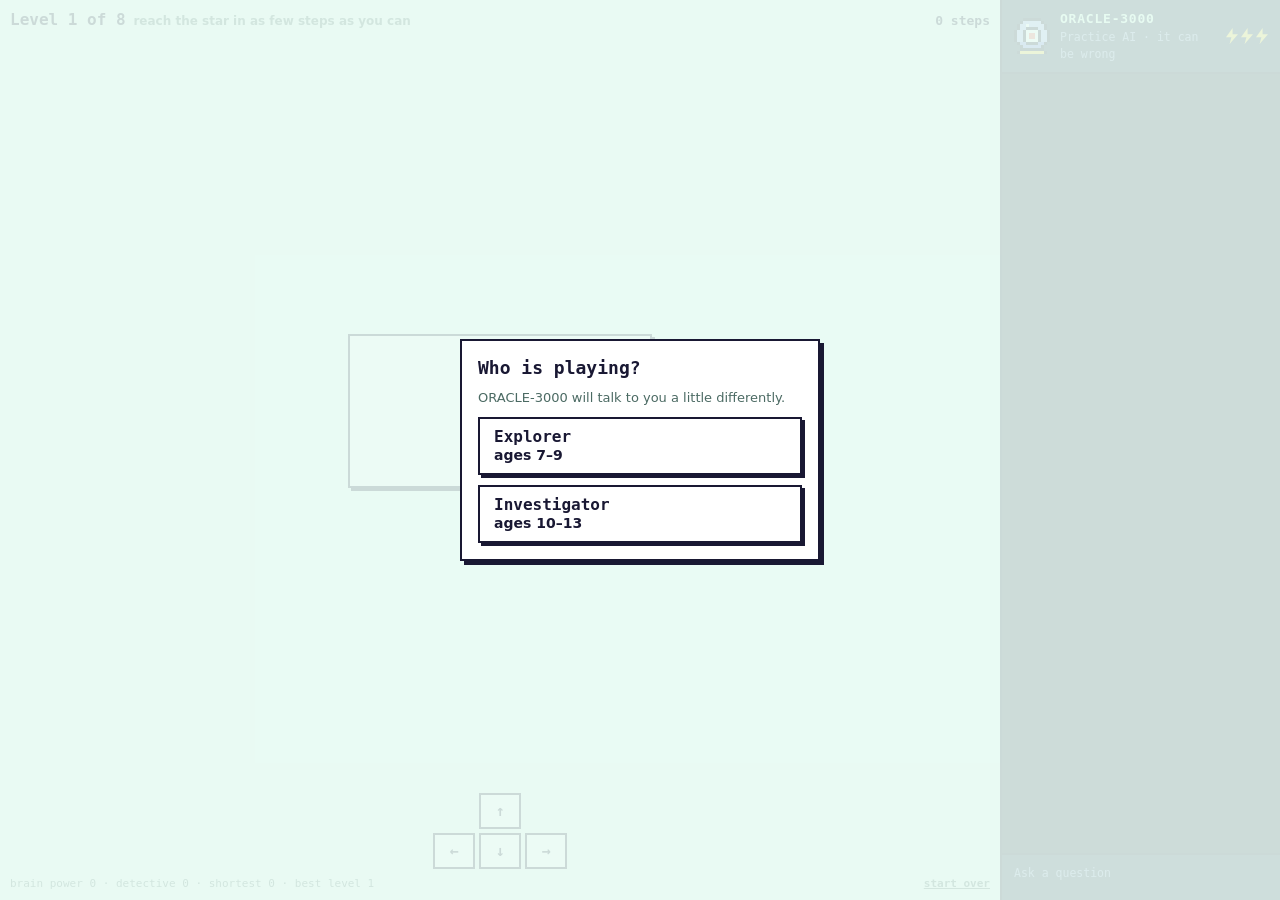
<file: apps/maze/index.html>
<!doctype html>
<html lang="en">
<head>
<meta charset="utf-8">
<meta http-equiv="Content-Security-Policy" content="default-src 'self' https://kidvo.eu data: blob:; script-src 'self' https://kidvo.eu 'unsafe-inline'; style-src 'self' https://kidvo.eu 'unsafe-inline'; img-src 'self' https://kidvo.eu data: blob:; media-src 'self' https://kidvo.eu data: blob:; font-src 'self' https://kidvo.eu data:; connect-src 'self' https://kidvo.eu; form-action 'none'; base-uri 'none'">
<meta name="viewport" content="width=device-width, initial-scale=1">
<title>Robot Maze</title>
<script src="../../shell/sdk.js"></script>
<script src="../../shell/ask-ai.js"></script>
<script src="lang/en.js"></script>
<script src="lang/hu.js"></script>
<script src="lang/ro.js"></script>
<style>
  :root { --bg: #e9fbf4; --ink: #191833; --trail: #c6f3e3; --me: #ff6b5b; --goal: #ffd23f; --path: #ff9a3c; --soft: #4b6a63;
          --paper: #fff; --mono: ui-monospace, "SFMono-Regular", Menlo, Consolas, monospace; --sans: system-ui, -apple-system, "Segoe UI", sans-serif; }
  * { box-sizing: border-box; }
  [hidden] { display: none !important; }
  html, body { margin: 0; height: 100%; }
  body { background: var(--bg); color: var(--ink); font: 14px/1.4 var(--sans); }
  .game { display: grid; grid-template-columns: minmax(0, 1fr) minmax(220px, 280px); height: 100%; }
  .play { display: flex; flex-direction: column; gap: 8px; padding: 10px; min-width: 0; min-height: 0; }
  header { display: flex; justify-content: space-between; align-items: baseline; gap: 8px; font: 700 13px var(--mono); font-variant-numeric: tabular-nums; }
  header b { font-size: 16px; }
  .goal { font: 600 12px var(--sans); color: var(--soft); }
  .board { flex: 1; min-height: 0; display: grid; place-items: center; position: relative; }
  canvas { max-width: 100%; max-height: 100%; touch-action: none; outline: none; background: var(--paper); border: 2px solid var(--ink); box-shadow: 3px 3px 0 var(--ink); }
  canvas:focus-visible { outline: 3px solid var(--goal); outline-offset: 3px; }
  canvas.bump { animation: bump .18s; }
  .sr-only { position: absolute; width: 1px; height: 1px; margin: -1px; padding: 0; border: 0; overflow: hidden; clip-path: inset(50%); white-space: nowrap; }
  @keyframes bump { 25% { transform: translateX(-3px); } 75% { transform: translateX(3px); } }
  .pad { display: grid; grid-template-columns: repeat(3, 42px); grid-template-rows: repeat(2, 36px); gap: 4px; justify-content: center; }
  .pad button { font: 800 15px var(--mono); border: 2px solid var(--ink); background: var(--paper); color: var(--ink); cursor: pointer; }
  .pad button:active { background: var(--trail); }
  .pad [data-d="up"] { grid-column: 2; }
  .pad [data-d="left"] { grid-column: 1; grid-row: 2; }
  .pad [data-d="down"] { grid-column: 2; grid-row: 2; }
  .pad [data-d="right"] { grid-column: 3; grid-row: 2; }
  footer { display: flex; justify-content: space-between; gap: 8px; color: var(--soft); font: 11px var(--mono); flex-wrap: wrap; }
  footer button { font: 700 11px var(--mono); background: none; border: 0; color: var(--soft); text-decoration: underline; cursor: pointer; padding: 0; }
  footer .links { display: flex; gap: 12px; }
  .badges { display: flex; gap: 10px; }
  #oracle { min-height: 0; border-width: 0 0 0 2px !important; }

  /* overlays: band picker and level results */
  .card-wrap { position: fixed; inset: 0; z-index: 20; display: flex; overflow-y: auto; background: rgba(233, 251, 244, .86); padding: 12px; }
  .card { margin: auto; width: min(100%, 360px); background: var(--paper); border: 2px solid var(--ink); box-shadow: 4px 4px 0 var(--ink); padding: 16px; display: grid; gap: 10px; }
  .card:focus { outline: none; }
  .card h2 { margin: 0; font: 800 18px/1.2 var(--mono); }
  .card p { margin: 0; }
  .card .row { display: flex; gap: 8px; flex-wrap: wrap; }
  .btn { font: 800 13px/1 var(--mono); padding: 10px 14px; background: var(--goal); color: var(--ink); border: 2px solid var(--ink); box-shadow: 3px 3px 0 var(--ink); cursor: pointer; }
  .btn.alt { background: var(--paper); }
  .btn:active { transform: translate(2px, 2px); box-shadow: 1px 1px 0 var(--ink); }
  .btn:focus-visible { outline: 3px solid var(--me); outline-offset: 2px; }
  /* The age picker comes before anyone knows who is playing, so a 7-year-old must be able to read it too. */
  .band { display: grid; gap: 2px; text-align: left; width: 100%; font-size: 16px; }
  .band small { font: 600 14px var(--sans); }
  .stat { display: flex; justify-content: space-between; font: 700 13px var(--mono); font-variant-numeric: tabular-nums; }
  .earned { display: flex; flex-wrap: wrap; gap: 6px; }
  .earned span { font: 800 12px/1 var(--mono); padding: 5px 7px; border: 2px solid var(--ink); background: var(--trail); }
  .note { font-size: 13px; color: var(--soft); }
  .feedback { font-weight: 700; }

  .ask-toggle { display: none; }

  /* Explorers (7–9) are learning to read: everything they read is in bigger, plain letters. Headings keep the look. */
  [data-band="explorers"] header { font-size: 15px; }
  [data-band="explorers"] header b { font-size: 18px; }
  [data-band="explorers"] .goal { display: block; font-size: 15px; }
  [data-band="explorers"] #steps { white-space: nowrap; }
  [data-band="explorers"] .card { font: 17px/1.45 var(--sans); }
  [data-band="explorers"] .card h2 { font-size: 21px; }
  [data-band="explorers"] .note { font-size: 16px; }
  [data-band="explorers"] .stat { font: 600 16px var(--sans); }
  [data-band="explorers"] .btn { font: 800 16px/1.2 var(--sans); }
  [data-band="explorers"] .earned span { font: 800 14px/1 var(--sans); }
  [data-band="explorers"] .ask-toggle { font: 800 16px var(--sans); }
  /* The running totals are for older players; Explorers see their badges on each level's card. */
  [data-band="explorers"] #totals { display: none; }
  [data-band="explorers"] footer .links { margin-left: auto; }
  /* How to play (Explorers, once): a picture and one short line per rule. */
  .howto { list-style: none; margin: 0; padding: 0; display: grid; gap: 12px; }
  .howto li { display: grid; grid-template-columns: 56px 1fr; gap: 12px; align-items: center; font: 600 17px/1.35 var(--sans); }
  .howto .pic { width: 56px; height: 56px; display: grid; place-items: center; background: var(--bg); border: 2px solid var(--ink); }
  .howto .pic > svg { width: 44px; height: 44px; }
  .howto .scene { position: relative; width: 48px; height: 48px; }
  .howto .scene svg { position: absolute; }

  /* Phones (portrait): the maze gets the whole screen; ORACLE slides up as a drawer. */
  @media (max-width: 620px) {
    .game { grid-template-columns: 1fr; }
    .play { padding-bottom: 54px; }
    header { flex-wrap: wrap; }
    .goal { display: block; }
    #oracle { position: fixed; left: 0; right: 0; bottom: 48px; height: calc(72% - 48px); z-index: 10;
              border-width: 2px 0 0 0 !important; box-shadow: 0 -6px 0 rgba(25, 24, 51, .25); transform: translateY(110%); transition: transform .2s ease-out; }
    body.oracle-open #oracle { transform: none; }
    .ask-toggle { display: flex; position: fixed; left: 0; right: 0; bottom: 0; z-index: 11; height: 48px; align-items: center; justify-content: center; gap: 8px;
                  border: 0; border-top: 2px solid var(--ink); background: var(--ink); color: var(--goal); font: 800 14px var(--mono); cursor: pointer; }
    body.oracle-open .ask-toggle { background: var(--goal); color: var(--ink); }
  }
  /* Short landscape screens: maze on the left, controls in a narrow column, ORACLE on the right. */
  @media (max-height: 480px) and (min-width: 621px) {
    .play { display: grid; grid-template-columns: minmax(0, 1fr) 150px; grid-template-rows: auto 1fr auto; gap: 6px 10px; padding: 8px;
            grid-template-areas: "board head" "board pad" "board foot"; }
    .play > header { grid-area: head; flex-direction: column; align-items: flex-start; gap: 2px; }
    .goal { display: none; }
    .board { grid-area: board; }
    .pad { grid-area: pad; align-self: center; }
    .play > footer { grid-area: foot; flex-direction: column; gap: 4px; }
    footer .links { flex-direction: column; gap: 4px; }
    .game { grid-template-columns: minmax(0, 1fr) minmax(200px, 240px); }
  }
  /* Fingers: bigger arrow buttons. */
  @media (pointer: coarse) {
    .pad { grid-template-columns: repeat(3, 52px); grid-template-rows: repeat(2, 46px); gap: 6px; }
    .pad button { font-size: 18px; }
    footer button { padding: 10px 0; }
    .btn { padding: 13px 16px; }
  }
  @media (pointer: coarse) and (max-height: 480px) {
    .pad { grid-template-columns: repeat(3, 44px); grid-template-rows: repeat(2, 40px); }
  }
  @media (prefers-reduced-motion: reduce) {
    #oracle { transition: none; }
    canvas.bump { animation: bump-still .3s; }
  }
  @keyframes bump-still { 0%, 100% { outline: 3px solid var(--me); outline-offset: 3px; } }
</style>
</head>
<body>
<div class="game">
  <section class="play" aria-label="Robot Maze">
    <header>
      <span><b id="level"></b> <span class="goal" id="goal"></span></span>
      <span id="steps"></span>
    </header>
    <p class="sr-only" id="said" role="status"></p>
    <div class="board" id="board">
      <canvas id="c" tabindex="0"></canvas>
      <div class="card-wrap" id="overlay" hidden></div>
    </div>
    <div class="pad" id="pad">
      <button type="button" data-d="up">↑</button>
      <button type="button" data-d="left">←</button>
      <button type="button" data-d="down">↓</button>
      <button type="button" data-d="right">→</button>
    </div>
    <footer>
      <span class="badges" id="totals"></span>
      <span class="links"><button type="button" id="change-band"></button><button type="button" id="reset"></button></span>
    </footer>
  </section>
  <aside id="oracle"></aside>
</div>
<button type="button" class="ask-toggle" id="ask-toggle" aria-controls="oracle" aria-expanded="false"></button>

<script>
(() => {
  const t = (key, vars) => kidvo.t(key, vars);

  /* ---------------- settings per age band, maze and hints ---------------- */
  // tests/maze-stats.mjs keeps a copy of this block (up to "shortestPath") to measure it. Change both.
  const SPARKS = 3;
  const rand = n => Math.floor(Math.random() * n);
  const random = () => Math.random();
  /* ---------------- copy for tests/maze-stats.mjs starts ---------------- */
  // A run is 8 levels. Later Investigator levels get harder through ORACLE (more wrong answers,
  // fewer sparks), not through bigger mazes.
  const LEVELS = 8;
  const BANDS = {
    // Explorers (7-9) get wrong answers that point straight into a wall: easy to check by looking.
    explorers: { ages: '7–9', size: l => Math.min(4 + l, 9), loops: 0.12, wrongChance: () => 0.35, sparks: () => 3, wrongKind: 'wall' },
    // Investigators (10-13) get mazes with real choices and believable wrong answers that lead into dead ends.
    investigators: { ages: '10–13', size: l => Math.min(5 + 2 * l, 15), shortcuts: l => 2 + l, shortcutGap: 8,
      wrongChance: l => [0.4, 0.4, 0.4, 0.45, 0.45, 0.5, 0.5, 0.55][l - 1], sparks: l => (l >= 7 ? 2 : 3), wrongKind: 'deadend' }
  };
  const DIRS = { up: [0, -1, 1], right: [1, 0, 2], down: [0, 1, 4], left: [-1, 0, 8] };
  const OPP = { 1: 4, 2: 8, 4: 1, 8: 2 };
  let N, cells, dist;

  function generate(n, B, l) {
    if (!B.shortcuts) return carve(n, B.loops);
    // Investigators: a perfect maze (one route) whose route is at least 1.5 times the straight-line
    // minimum, then a few shortcuts that keep it so.
    const minPar = Math.ceil(1.5 * (2 * n - 2)), start = n * (n - 1), goal = n - 1;
    let g = carve(n, 0);
    for (let i = 0; i < 40 && walkLength(g, n, start, goal, n * n) < minPar; i++) g = carve(n, 0);
    addShortcuts(g, n, B.shortcuts(l), B.shortcutGap, minPar);
    return g;
  }

  function carve(n, loops) {
    const g = new Uint8Array(n * n), seen = new Uint8Array(n * n), stack = [0];
    seen[0] = 1;
    while (stack.length) {
      const c = stack[stack.length - 1], x = c % n, y = (c / n) | 0;
      const opts = Object.values(DIRS).filter(([dx, dy]) => { const nx = x + dx, ny = y + dy; return nx >= 0 && ny >= 0 && nx < n && ny < n && !seen[ny * n + nx]; });
      if (!opts.length) { stack.pop(); continue; }
      const [dx, dy, bit] = opts[rand(opts.length)];
      const nc = (y + dy) * n + (x + dx);
      g[c] |= bit; g[nc] |= OPP[bit]; seen[nc] = 1; stack.push(nc);
    }
    // Explorers: knock out some extra walls so there is more than one route.
    if (loops) {
      for (let c = 0; c < n * n; c++) {
        if (random() > loops) continue;
        const x = c % n, y = (c / n) | 0;
        const closed = Object.values(DIRS).filter(([dx, dy, bit]) => { const nx = x + dx, ny = y + dy; return nx >= 0 && ny >= 0 && nx < n && ny < n && !(g[c] & bit); });
        if (!closed.length) continue;
        const [dx, dy, bit] = closed[rand(closed.length)];
        g[c] |= bit; g[(y + dy) * n + (x + dx)] |= OPP[bit];
      }
    }
    return g;
  }

  // A shortcut only opens between neighbours that are far apart through the maze, so it makes two
  // routes of clearly different lengths: counting steps matters, and ORACLE's "shortest" can be checked.
  function addShortcuts(g, n, max, gap, minPar) {
    const walls = [];
    for (let c = 0; c < n * n; c++) {
      if (c % n < n - 1 && !(g[c] & 2)) walls.push([c, c + 1, 2]);
      if (c < n * (n - 1) && !(g[c] & 4)) walls.push([c, c + n, 4]);
    }
    for (let i = walls.length - 1; i > 0; i--) { const j = rand(i + 1); [walls[i], walls[j]] = [walls[j], walls[i]]; }
    let opened = 0;
    for (const [a, b, bit] of walls) {
      if (opened >= max) break;
      if (walkLength(g, n, a, b, gap) < gap) continue;
      g[a] |= bit; g[b] |= OPP[bit];
      if (walkLength(g, n, n * (n - 1), n - 1, n * n) < minPar) { g[a] &= ~bit; g[b] &= ~OPP[bit]; continue; }
      opened++;
    }
  }

  // Steps from one cell to another through the maze, or limit when it takes limit or more.
  function walkLength(g, n, from, to, limit) {
    const d = new Int16Array(n * n).fill(-1), q = [from];
    d[from] = 0;
    for (let i = 0; i < q.length; i++) {
      const c = q[i];
      if (d[c] >= limit) break;
      for (const [dx, dy, bit] of Object.values(DIRS)) {
        if (!(g[c] & bit)) continue;
        const nc = c + dy * n + dx;
        if (d[nc] >= 0) continue;
        if (nc === to) return d[c] + 1;
        d[nc] = d[c] + 1; q.push(nc);
      }
    }
    return limit;
  }

  function distances(goal) {
    const d = new Int16Array(N * N).fill(-1), q = [goal];
    d[goal] = 0;
    for (let i = 0; i < q.length; i++) {
      const c = q[i], x = c % N, y = (c / N) | 0;
      for (const [dx, dy, bit] of Object.values(DIRS)) {
        if (!(cells[c] & bit)) continue;
        const nc = (y + dy) * N + (x + dx);
        if (d[nc] < 0) { d[nc] = d[c] + 1; q.push(nc); }
      }
    }
    return d;
  }

  const idx = p => p.y * N + p.x;
  const open = (p, d) => !!(cells[idx(p)] & DIRS[d][2]);
  const step = (p, d) => ({ x: p.x + DIRS[d][0], y: p.y + DIRS[d][1] });
  const exits = p => Object.keys(DIRS).filter(d => open(p, d));
  const closer = (p, d) => open(p, d) && dist[idx(step(p, d))] === dist[idx(p)] - 1;
  const bestDir = p => Object.keys(DIRS).find(d => closer(p, d));
  // The direction back to the cell the robot came from.
  const backOf = (p, from) => from && Object.keys(DIRS).find(d => open(p, d) && idx(step(p, d)) === idx(from));

  function runLength(p, d, along) {
    // How many steps in direction d, either along the shortest path or down a corridor.
    let n = 0, cur = p;
    while (open(cur, d) && n < N) {
      const nx = step(cur, d);
      if (along && dist[idx(nx)] !== dist[idx(cur)] - 1) break;
      n++; cur = nx;
      if (!along && exits(cur).length > 2) break;
    }
    return Math.max(1, n);
  }
  // How many cells the corridor behind direction d leads further from the star, following its bends.
  function awayLength(p, d) {
    let n = 0, prev = p, cur = step(p, d);
    while (dist[idx(cur)] > dist[idx(prev)]) {
      n++;
      const next = exits(cur).map(k => step(cur, k)).filter(q => idx(q) !== idx(prev));
      if (next.length !== 1) break;
      prev = cur; cur = next[0];
    }
    return n;
  }
  // Wrong step counts for the right direction: n plus or minus 1 or 2, never 0, never past the wall,
  // and never a shorter count that happens to start another shortest route.
  function wrongCounts(p, d, n) {
    let room = 0, cur = p;
    while (open(cur, d)) { cur = step(cur, d); room++; }
    const out = [];
    for (const k of [n - 2, n - 1, n + 1, n + 2]) {
      if (k < 1 || k > room) continue;
      if (k < n) {
        let q = p;
        for (let i = 0; i < k; i++) q = step(q, d);
        if (Object.keys(DIRS).some(o => o !== d && closer(q, o))) continue;
      }
      out.push(k);
    }
    return out;
  }
  // ORACLE's answer to "which way?" from cell p. back is the direction the robot came from.
  // A wanted wrong answer comes back with wrong: false when nothing believable fits this cell.
  function wayHint(p, back, wrong, kind) {
    const right = bestDir(p), n = runLength(p, right, true);
    if (!wrong) return { dir: right, n, wrong: false, kind: 'right' };
    if (kind === 'wall') {
      const walls = Object.keys(DIRS).filter(d => !open(p, d));
      const away = exits(p).filter(d => !closer(p, d));
      if (walls.length) return { dir: walls[rand(walls.length)], n: 1 + rand(2), wrong: true, kind: 'wall' };
      if (away.length) { const d = away[rand(away.length)]; return { dir: d, n: runLength(p, d, false), wrong: true, kind: 'away' }; }
      return { dir: right, n, wrong: false, kind: 'none' };
    }
    // Investigators: never a wall, never the way back. Best is a corridor that leads away from the star.
    const away = exits(p).filter(d => d !== back && !closer(p, d));
    const far = away.filter(d => awayLength(p, d) >= 2);
    const pool = far.length ? far : away;
    if (pool.length) { const d = pool[rand(pool.length)]; return { dir: d, n: runLength(p, d, false), wrong: true, kind: far.length ? 'away' : 'near' }; }
    // Only one way on (often at the start): the right direction with the wrong number of steps.
    const counts = wrongCounts(p, right, n);
    if (counts.length) return { dir: right, n: counts[rand(counts.length)], wrong: true, kind: 'count' };
    return { dir: right, n, wrong: false, kind: 'none' };
  }

  // A new maze for level l. Goal: top-right cell. Start: bottom-left cell.
  function newMaze(B, l) {
    N = B.size(l);
    const start = { x: 0, y: N - 1 };
    // Investigators: ORACLE must be able to give a believable wrong answer at the start.
    for (let i = 0; i < 20; i++) {
      cells = generate(N, B, l);
      dist = distances(N - 1);
      if (B.wrongKind !== 'deadend' || wayHint(start, null, true, B.wrongKind).wrong) break;
    }
    return start;
  }
  /* ---------------- copy for tests/maze-stats.mjs ends ---------------- */

  const $ = id => document.getElementById(id);
  const cv = $('c');
  const ctx = cv.getContext('2d');

  /* ---------------- pixel art ---------------- */
  // Row strings as for kidvo.sprite (sdk.js): one letter per pixel. K ink, W white, R coral, Y yellow, and this game's own.
  const PIXELS = { K: '#191833', W: '#ffffff', R: '#ff6b5b', Y: '#ffd23f', r: '#d94a3d', L: '#a9b2f5', l: '#7f8ae0', P: '#ff9a3c' };
  // The robot. Rows 4 and 5 are its visor: the eyes look the way it last moved (robotRows).
  const ROBOT = ['....Y....', '....K....', '.KKKKKKK.', 'KRRRRRRRK', 'KRWWWWWRK', 'KRWKWKWRK', 'KRRRRRRRK', 'KrrrrrrrK', '.KKKKKKK.', '.KK...KK.'];
  const STAR = ['.....K.....', '....KYK....', '....KYK....', 'KKKKYYYKKKK', 'KYYYYYYYYYK', '.KYYYYYYYK.', '..KYYYYYK..', '..KYYYYYK..', '.KYYYKYYYK.', '.KYYK.KYYK.', '.KKK...KKK.'];
  const DOTS = ['P..P..P', '.......', '.......', 'P......', '.......', '.......', 'P......'];
  const SPARK = ['...KKKK', '..KYYYK', '.KYYYK.', 'KYYYKKK', 'KKKYYYK', '..KYYK.', '.KYYK..', 'KYYK...', 'KKK....'];
  // ORACLE-3000 is a crystal ball with one eye. The eye is its LED: it blinks while ORACLE thinks.
  const ORACLE = ['...KKKKKK...', '..KLLLLLLK..', '.KLLWLLLLLK.', '.KLLKKKKLLK.', 'KLLKWWWWKLLK', 'KLLKWRRWKLLK', 'KLLKWRRWKLLK', 'KLLKWWWWKLLK', '.KllKKKKllK.', '..KllllllK..', '..KKKKKKKK..', '.KYYYYYYYYK.'];
  const pixels = (rows, scale) => kidvo.sprite(rows, { colors: PIXELS, led: rows === ORACLE ? 'R' : null, scale });

  let band = null, B = null;
  let level = 1, me, from = null, steps = 0, par, sparks = SPARKS, trail, shownPath = null, aiSolved = false, done = false;
  // bests: best level per band (at most LEVELS). best is kept for progress saved before bands had their own.
  // run: totals of the current run of LEVELS levels, shown on the finale card. finished: bands that finished a run.
  const newRun = () => ({ shortest: 0, asked: 0, wrongGiven: 0, caught: 0, brain: 0, detective: 0 });
  const newProgress = () => ({ brain: 0, detective: 0, shortest: 0, best: 1, bests: {}, finished: {}, run: newRun() });
  let progress = newProgress();
  let seenWrong = false;    // level 1's first answer is always wrong
  let owedWrong = false;    // a wrong answer that did not fit the last cell is given at the next question
  let overlayView = null;   // re-renders the open card when the language changes

  function shortestPath(origin) {
    const out = [];
    let cur = origin;
    while (dist[idx(cur)] > 0) { cur = step(cur, bestDir(cur)); out.push(cur); }
    return out;
  }

  /* ---------------- game ---------------- */
  function start(l) {
    level = l;
    // A new run starts at level 1: its totals start again, and its first answer is wrong again.
    if (l === 1) { progress.run = newRun(); seenWrong = false; }
    me = newMaze(B, l);
    par = dist[idx(me)];
    sparks = B.sparks(l);
    from = null; owedWrong = false;
    steps = 0; trail = new Set([idx(me)]); shownPath = null; aiSolved = false; done = false;
    closeOverlay();
    oracle.reset({ sparks });
    oracle.setEnabled(true);
    setDrawer(false);
    renderHeader();
    fit();
    cv.focus();
  }

  function fit() {
    if (!N) return;
    const box = $('board').getBoundingClientRect();
    const size = Math.max(120, Math.floor(Math.min(box.width, box.height) - 8));
    const cell = Math.max(6, Math.floor(size / N));
    cv.width = cv.height = cell * N + 4;
    draw();
  }

  function draw() {
    const cell = (cv.width - 4) / N, o = 2;
    ctx.fillStyle = '#fff'; ctx.fillRect(0, 0, cv.width, cv.height);
    ctx.fillStyle = '#c6f3e3';
    for (const i of trail) ctx.fillRect(o + (i % N) * cell, o + ((i / N) | 0) * cell, cell, cell);
    if (shownPath) {
      ctx.fillStyle = '#ff9a3c';
      for (const p of shownPath) ctx.fillRect(o + p.x * cell + cell * .38, o + p.y * cell + cell * .38, cell * .24, cell * .24);
    }
    const w = Math.max(2, Math.round(cell / 7));
    paint(STAR, o + (N - 1) * cell, o, cell, w);
    paint(robotRows(), o + me.x * cell, o + me.y * cell, cell, w);
    ctx.fillStyle = '#191833';
    for (let y = 0; y < N; y++) for (let x = 0; x < N; x++) {
      const v = cells[y * N + x], px = o + x * cell, py = o + y * cell;
      if (!(v & 1)) ctx.fillRect(px - w / 2, py - w / 2, cell + w, w);
      if (!(v & 8)) ctx.fillRect(px - w / 2, py - w / 2, w, cell + w);
      if (y === N - 1 && !(v & 4)) ctx.fillRect(px - w / 2, py + cell - w / 2, cell + w, w);
      if (x === N - 1 && !(v & 2)) ctx.fillRect(px + cell - w / 2, py - w / 2, w, cell + w);
    }
  }

  // A sprite in the middle of a maze cell, inside its walls. Each sprite pixel is a whole number of canvas pixels
  // where there is room for that, so the pixels stay even and sharp.
  function paint(rows, x, y, cell, wall) {
    const room = cell - wall - 2;
    let s = room / Math.max(rows.length, rows[0].length);
    if (s >= 2) s = Math.floor(s);
    const ox = x + (cell - rows[0].length * s) / 2, oy = y + (cell - rows.length * s) / 2;
    rows.forEach((row, j) => {
      for (let i = 0; i < row.length; i++) {
        if (!PIXELS[row[i]]) continue;
        const x0 = Math.round(ox + i * s), y0 = Math.round(oy + j * s);
        ctx.fillStyle = PIXELS[row[i]];
        ctx.fillRect(x0, y0, Math.round(ox + (i + 1) * s) - x0, Math.round(oy + (j + 1) * s) - y0);
      }
    });
  }

  // The robot looks the way it last moved (straight ahead before its first step).
  function robotRows() {
    const dx = from ? me.x - from.x : 0, up = !!from && me.y < from.y;
    const rows = ROBOT.slice();
    rows[up ? 4 : 5] = dx > 0 ? 'KRWWKWKRK' : dx < 0 ? 'KRKWKWWRK' : 'KRWKWKWRK';
    rows[up ? 5 : 4] = 'KRWWWWWRK';
    return rows;
  }

  function move(d) {
    // While ORACLE thinks, the robot waits: finishing in that pause would beat the answer it already paid for.
    // It also waits while a card is open (who is playing, how to play), so arrow keys do not move it behind the card.
    if (done || !band || oracle.isBusy() || !$('overlay').hidden) return;
    if (!open(me, d)) { cv.classList.remove('bump'); void cv.offsetWidth; cv.classList.add('bump'); say(t('wall')); return; }
    from = me;
    me = step(me, d);
    steps++;
    trail.add(idx(me));
    if (shownPath) shownPath = shownPath.filter(p => !(p.x === me.x && p.y === me.y));
    renderHeader();
    draw();
    if (dist[idx(me)] === 0) {
      say(t('reached', { n: steps }));
      finish();
    } else {
      say(`${t('moved_' + d)} ${t('stepsCount', { n: steps })}.`);
    }
  }

  // Tells a screen reader what a move did: the canvas itself has nothing to read.
  // A screen reader announces the box only when its text changes, so the same words twice in a row
  // (two bumps into a wall) get a no-break space on the second time.
  function say(text) {
    const box = $('said');
    box.textContent = box.textContent === text ? text + '\u00a0' : text;
  }

  /* ---------------- the practice AI ---------------- */
  // Keys that differ per band end in _explorers or _investigators.
  const tb = (key, vars) => t(`${key}_${band}`, vars);

  function wayAnswer() {
    // At a bend in a corridor nothing believable is wrong: the wrong answer then waits for the next question.
    const wanted = (!seenWrong && level === 1) || owedWrong || random() < B.wrongChance(level);
    const { dir, n, wrong } = wayHint(me, backOf(me, from), wanted, B.wrongKind);
    owedWrong = wanted && !wrong;
    if (wrong) seenWrong = true;
    const followUps = [
      { id: 'sure', label: () => t('q_sure'), answer: () => ({ text: () => tb('a_sure'), flaggable: false, followUps: [checkQuestion()] }) },
      checkQuestion()
    ];
    if (band === 'investigators') followUps.push({ id: 'how', label: () => t('q_how'), answer: () => ({ text: () => t(wrong ? 'a_how_wrong' : 'a_how_right'), flaggable: false }) });
    // Texts are functions so a language switch can redraw ORACLE's answers (see shell/ask-ai.js).
    return { text: () => tb('way', { dir: t('dir_' + dir), n }), wrong, followUps };
  }
  const checkQuestion = () => ({ id: 'check', label: () => t('q_check'), answer: () => ({ text: () => tb('a_check'), flaggable: false }) });

  let tip = 0;
  function questions() {
    if (done || !band) return [];
    const q = [{ id: 'way', label: () => tb('q_way'), cost: 1, answer: wayAnswer }];
    if (band === 'investigators') q.push({ id: 'tip', label: () => t('q_tip'), cost: 1, answer: () => { const k = tip++ % 4 + 1; return { text: () => t('tip' + k), flaggable: false }; } });
    q.push({ id: 'path', label: () => tb('q_path'), cost: 3, answer: () => {
      shownPath = shortestPath(me);
      aiSolved = true;
      draw();
      return {
        text: (n => () => tb('a_path', { n }))(shownPath.length),
        flaggable: false,
        followUps: [{ id: 'alone', label: () => tb('q_alone'), answer: () => ({ text: () => tb('a_alone'), flaggable: false }) }]
      };
    } });
    return q;
  }

  const aiText = () => ({
    tag: t('ai_tag'), ask: t('ai_ask'), notRight: t('ai_notRight'), caught: t('ai_caught'), fine: t('ai_fine'),
    other: t('ai_other'), sparksLeft: v => t('ai_sparksLeft', v), costs: v => t('ai_costs', v), notEnough: t('ai_notEnough')
  });
  const oracle = kidvoAI.create($('oracle'), { name: 'ORACLE-3000', face: pixels(ORACLE), sparks: SPARKS, questions, text: aiText(), onAnswer: () => renderToggle() });

  // Phones: ORACLE lives in a drawer that the child opens and closes.
  function renderToggle() {
    const open = document.body.classList.contains('oracle-open');
    const left = oracle.stats().sparksLeft;
    $('ask-toggle').textContent = open ? '▼ ' + t('closeOracle') : '▲ ' + t('openOracle', { n: left ?? sparks });
    $('ask-toggle').setAttribute('aria-expanded', open ? 'true' : 'false');
  }
  function setDrawer(open) { document.body.classList.toggle('oracle-open', open); renderToggle(); if (!open) cv.focus(); }
  $('ask-toggle').addEventListener('click', () => setDrawer(!document.body.classList.contains('oracle-open')));

  /* ---------------- end of level ---------------- */
  function finish() {
    done = true;
    oracle.setEnabled(false);
    const s = oracle.stats(), run = progress.run;
    const earned = [];
    if (s.asked === 0) { earned.push('badge_brain'); progress.brain++; run.brain++; }
    if (s.caught > 0) { earned.push('badge_detective'); progress.detective++; run.detective++; }
    if (steps === par && !aiSolved) { earned.push('badge_shortest'); progress.shortest++; run.shortest++; }
    run.asked += s.asked; run.wrongGiven += s.wrongGiven; run.caught += s.caught;
    const last = level >= LEVELS, reached = Math.min(LEVELS, level + 1);
    progress.best = Math.max(progress.best, reached);
    progress.bests[band] = Math.max(progress.bests[band] || 1, reached);
    if (last) progress.finished[band] = true;
    // After the last level a reload starts a new run.
    save({ level: last ? 1 : level + 1 });
    renderFooter();
    kidvo.emit('solved', { level, steps, par, asked: s.asked, caught: s.caught, aiSolved, band });
    if (last) {
      kidvo.emit('finished', { band, levels: LEVELS, ...run });
      showOverlay(finaleView);
      return;
    }

    let answered = null; // the player's reflection answer, kept so a language switch can redraw the card
    const view = () => {
      const card = el('div', null, 'card');
      card.append(el('h2', tb('done')), stat(t('stat_steps'), steps), stat(t('stat_par'), par),
        stat(t('stat_sparks'), t('stat_sparks_val', { used: s.spent, total: sparks })));
      if (earned.length) {
        const e = el('div', null, 'earned');
        for (const b of earned) e.append(el('span', t(b)));
        card.append(e);
      }
      if (aiSolved) card.append(el('p', tb(steps === par ? 'showed' : 'showedOnly'), 'note'));
      const next = el('button', t('next'), 'btn');
      next.type = 'button';
      next.addEventListener('click', () => start(level + 1));
      if (s.asked === 0) {
        card.append(el('p', tb('noask')), next);
        return card;
      }
      card.append(el('p', t('reflect'), 'feedback'));
      if (answered === null) {
        const row = el('div', null, 'row');
        for (const [label, saidRight] of [[t('yes'), true], [t('no'), false]]) {
          const b = el('button', label, 'btn alt');
          b.type = 'button';
          b.addEventListener('click', () => { answered = saidRight; showOverlay(view); $('overlay').querySelector('.btn')?.focus(); });
          row.append(b);
        }
        card.append(row);
      } else {
        let text;
        if (s.wrongGiven > 0) {
          text = answered
            ? t('fb_wrong_said_right', { n: s.wrongGiven })
            : t('fb_wrong_said_wrong', { n: s.wrongGiven }) + ' ' + caughtText(s);
        } else {
          text = t(answered ? 'fb_right_said_right' : 'fb_right_said_wrong');
        }
        const fb = el('p', text);
        fb.dataset.say = '';
        card.append(fb, next);
      }
      return card;
    };
    showOverlay(view);
  }

  // The end of a run: its totals, the badges it earned, and a way to play again.
  function finaleView() {
    const run = progress.run;
    const card = el('div', null, 'card');
    card.dataset.finale = '';
    card.append(el('h2', tb('finale')),
      stat(t('fin_shortest'), t('fin_of', { n: run.shortest, total: LEVELS })),
      stat(t('fin_asked'), run.asked),
      stat(t('fin_caught'), t('fin_of', { n: run.caught, total: run.wrongGiven })));
    const badges = [['badge_brain', run.brain], ['badge_detective', run.detective], ['badge_shortest', run.shortest]].filter(([, n]) => n > 0);
    if (badges.length) {
      const e = el('div', null, 'earned');
      for (const [b, n] of badges) e.append(el('span', `${t(b)} ${n}`));
      card.append(el('p', t('fin_badges'), 'note'), e);
    }
    card.append(el('p', tb('fin_note')));
    const row = el('div', null, 'row');
    const again = el('button', t('again'), 'btn');
    again.type = 'button';
    again.dataset.act = 'again';
    again.addEventListener('click', () => start(1));
    const who = el('button', t('changeWho'), 'btn alt');
    who.type = 'button';
    who.addEventListener('click', pickBand);
    row.append(again, who);
    card.append(row);
    return card;
  }

  // How many of ORACLE's wrong answers the child flagged: none, one of one, all of several, or some.
  function caughtText(s) {
    if (!s.caught) return t('fb_notice');
    if (s.wrongGiven === 1) return t('fb_caught');
    return s.caught === s.wrongGiven ? t('fb_caught_all') : t('fb_caught_some', { n: s.caught });
  }

  /* ---------------- small helpers ---------------- */
  function el(tag, text, cls) {
    const n = document.createElement(tag);
    if (text != null) n.textContent = text;
    if (cls) n.className = cls;
    return n;
  }
  function stat(label, value) {
    const d = el('div', null, 'stat');
    d.append(el('span', label), el('span', String(value)));
    return d;
  }
  function showOverlay(view) {
    overlayView = view;
    $('overlay').replaceChildren(view());
    $('overlay').hidden = false;
    focusCard();
    // Read aloud: a new card whole; after an answer, only the feedback (marked data-say).
    kidvo.speak($('overlay').querySelector('.card'), { fresh: true });
  }
  // Focus the card itself, not its first button: a highlighted answer nudges the child. Tab reaches the buttons.
  function focusCard() { const c = $('overlay').querySelector('.card'); if (c) { c.tabIndex = -1; c.focus({ preventScroll: true }); } }
  function closeOverlay() { overlayView = null; $('overlay').hidden = true; $('overlay').replaceChildren(); }
  function save(extra = {}) {
    kidvo.store.set('progress', progress).catch(() => {});
    for (const [k, v] of Object.entries(extra)) kidvo.store.set(k, v).catch(() => {});
  }

  function renderHeader() {
    $('level').textContent = t('level', { n: level, total: LEVELS });
    $('goal').textContent = t('goal');
    $('steps').textContent = t('stepsCount', { n: steps });
  }
  function renderFooter() {
    $('totals').textContent = t('totals', { ...progress, best: (band && progress.bests[band]) || 1 }) +
      (band && progress.finished[band] ? ' · ' + t('bestFinished') : '');
    $('change-band').textContent = band ? t('playingAs', { band: t('band_' + band), ages: BANDS[band].ages }) : '';
    $('change-band').hidden = !band;
    $('reset').textContent = t(resetArmed ? 'resetConfirm' : 'reset');
  }

  /* ---------------- choose a band ---------------- */
  function pickBand() {
    showOverlay(() => {
      const card = el('div', null, 'card');
      card.append(el('h2', t('who')), el('p', t('whoNote'), 'note'));
      for (const key of Object.keys(BANDS)) {
        const btn = el('button', null, 'btn alt band');
        btn.type = 'button';
        btn.dataset.band = key;
        btn.append(el('span', t('band_' + key)), el('small', t('ages', { ages: BANDS[key].ages })));
        // Every game hears the choice and the desktop remembers it, so the next game does not ask again.
        btn.addEventListener('click', () => { setBand(key, true); kidvo.setBand(key); });
        card.append(btn);
      }
      return card;
    });
  }

  // The stored band is the one the saved level belongs to: a different band starts again at level 1.
  function setBand(key, fresh) {
    band = key; B = BANDS[key];
    kidvo.store.set('band', key).catch(() => {});
    if (fresh) { level = 1; save({ level: 1 }); }
    start(level);
    oracle.say(() => tb('greet'));
    renderFooter();
    if (band === 'explorers' && !howtoSeen) showOverlay(howtoView);
  }

  /* ---------------- how to play: Explorers see it once, before their first maze ---------------- */
  // Pictures first, one short line each. Kept in this game's storage; "start over" shows it again.
  const PIC = {
    star: () => scene([pixels(ROBOT, 2), 1, 28], [pixels(DOTS, 2), 9, 10], [pixels(STAR, 2), 26, 0]),
    oracle: () => scene([pixels(ORACLE, 3), 0, 12], [pixels(SPARK, 2), 34, 0]),
    catch: '<svg viewBox="0 0 48 48"><rect x="3" y="8" width="34" height="18" fill="#2e3250" stroke="#191833" stroke-width="3"/><rect x="9" y="15" width="20" height="4" fill="#d9ffe6"/><circle cx="34" cy="34" r="11" fill="#ff8fab" stroke="#191833" stroke-width="3"/><path d="M29 29l10 10M39 29l-10 10" stroke="#191833" stroke-width="3" stroke-linecap="round"/></svg>'
  };
  // A 48x48 picture made of sprites: [sprite, left, top].
  const scene = (...parts) => {
    const d = el('span', null, 'scene');
    for (const [art, x, y] of parts) { art.style.left = x + 'px'; art.style.top = y + 'px'; d.append(art); }
    return d;
  };
  let howtoSeen = false;
  function howtoView() {
    const card = el('div', null, 'card');
    const list = el('ol', null, 'howto');
    for (const [pic, text] of [['star', t('howto1')], ['oracle', t('howto2')], ['catch', t('howto3', { button: t('ai_notRight') })]]) {
      const p = el('span', null, 'pic'); p.setAttribute('aria-hidden', 'true');
      if (typeof PIC[pic] === 'string') p.innerHTML = PIC[pic]; else p.append(PIC[pic]());
      const li = el('li'); li.append(p, el('span', text)); list.append(li);
    }
    const go = el('button', t('howtoGo'), 'btn');
    go.type = 'button';
    go.addEventListener('click', () => { howtoSeen = true; kidvo.store.set('howto', true).catch(() => {}); closeOverlay(); cv.focus(); });
    card.append(el('h2', t('howto')), list, go);
    return card;
  }

  /* ---------------- language ---------------- */
  function applyLanguage() {
    document.title = 'Robot Maze';
    cv.setAttribute('aria-label', t('canvas'));
    $('pad').setAttribute('aria-label', t('padLabel'));
    document.querySelectorAll('#pad button').forEach(b => b.setAttribute('aria-label', t(b.dataset.d)));
    oracle.setText(aiText());
    renderToggle();
    renderHeader();
    renderFooter();
    if (overlayView && !$('overlay').hidden) $('overlay').replaceChildren(overlayView());
  }

  /* ---------------- input ---------------- */
  const KEYS = { ArrowUp: 'up', ArrowDown: 'down', ArrowLeft: 'left', ArrowRight: 'right', w: 'up', s: 'down', a: 'left', d: 'right', W: 'up', S: 'down', A: 'left', D: 'right' };
  addEventListener('keydown', e => {
    const d = KEYS[e.key];
    if (d && !e.target.closest('button')) { e.preventDefault(); move(d); }
  });
  document.querySelectorAll('#pad button').forEach(b => b.addEventListener('click', () => { move(b.dataset.d); cv.focus(); }));
  let touch = null;
  cv.addEventListener('pointerdown', e => { touch = { x: e.clientX, y: e.clientY }; cv.focus(); });
  cv.addEventListener('pointerup', e => {
    if (!touch) return;
    const dx = e.clientX - touch.x, dy = e.clientY - touch.y;
    touch = null;
    if (Math.max(Math.abs(dx), Math.abs(dy)) < 18) return;
    move(Math.abs(dx) > Math.abs(dy) ? (dx > 0 ? 'right' : 'left') : (dy > 0 ? 'down' : 'up'));
  });
  $('change-band').addEventListener('click', pickBand);
  // "start over" needs two taps, so a younger sibling cannot wipe progress by accident.
  let resetArmed = false, resetTimer = null;
  $('reset').addEventListener('click', () => {
    if (!resetArmed) {
      resetArmed = true; renderFooter();
      resetTimer = setTimeout(() => { resetArmed = false; renderFooter(); }, 3000);
      return;
    }
    clearTimeout(resetTimer); resetArmed = false;
    progress = newProgress();
    band = null; B = null; level = 1; seenWrong = false; howtoSeen = false;
    save({ level: 1, band: null });
    kidvo.store.remove('howto').catch(() => {});
    oracle.reset({ sparks: SPARKS });
    renderFooter();
    pickBand();
  });
  new ResizeObserver(() => fit()).observe($('board'));

  // Test hook for the automated browser test only (navigator.webdriver is true there).
  if (navigator.webdriver) window.__robotMaze = {
    route: () => { const out = []; let cur = me; while (dist[idx(cur)] > 0) { const d = bestDir(cur); out.push(d); cur = step(cur, d); } return out; },
    move,
    level: () => level
  };

  kidvo.onLang(applyLanguage);
  // The desktop may have said who is playing before this script ran: then the card would only flash (and be read).
  if (!kidvo.band) pickBand();
  // Who is playing comes from the desktop, which remembers the last choice made in any game.
  let loaded = false;
  kidvo.onBand(b => { if (loaded && BANDS[b] && b !== band) setBand(b, true); });
  kidvo.ready(async () => {
    try {
      progress = Object.assign(progress, (await kidvo.store.get('progress')) || {});
      const saved = await kidvo.store.get('band');
      for (const k of ['bests', 'finished', 'run']) if (!progress[k] || typeof progress[k] !== 'object') progress[k] = k === 'run' ? newRun() : {};
      // Progress from before bands had their own best level: give it to the band that was playing.
      if (saved && BANDS[saved] && !progress.bests[saved] && progress.best > 1) progress.bests[saved] = progress.best;
      // Progress from before the run of LEVELS levels, when levels kept counting up.
      progress.best = Math.min(progress.best, LEVELS);
      for (const k of Object.keys(progress.bests)) progress.bests[k] = Math.min(progress.bests[k], LEVELS);
      renderFooter();
      const savedLevel = await kidvo.store.get('level');
      howtoSeen = !!(await kidvo.store.get('howto'));
      // A band chosen before the desktop remembered it is handed to the desktop.
      const b = BANDS[kidvo.band] ? kidvo.band : BANDS[saved] ? saved : null;
      if (b) {
        level = Math.min(Number(savedLevel) || 1, LEVELS);
        setBand(b, !!saved && saved !== b);
        if (!kidvo.band) kidvo.setBand(b);
      }
    } catch { if (!band) pickBand(); /* storage failed: ask, rather than show nothing */ }
    loaded = true;
  });
})();
</script>
</body>
</html>
</file>
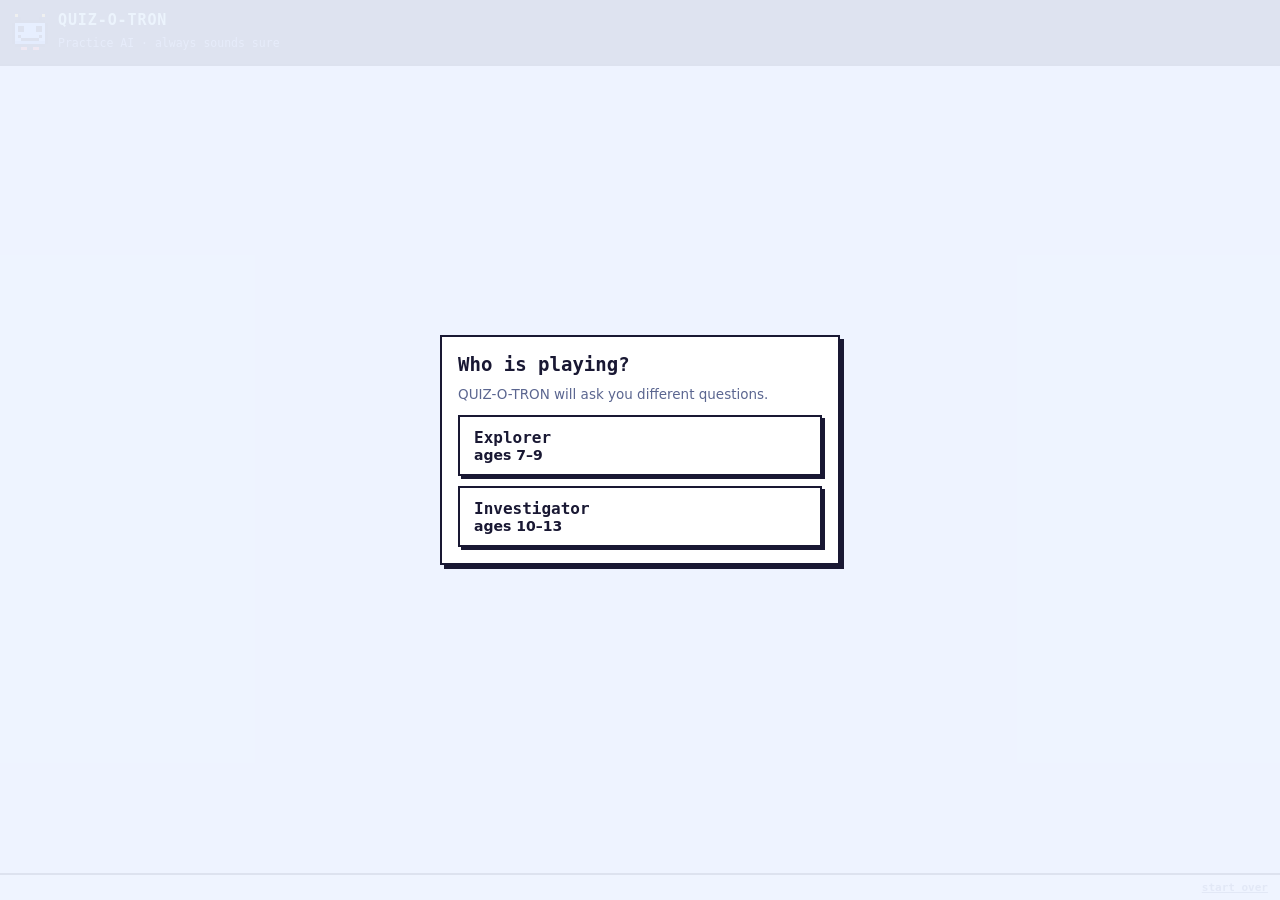
<file: apps/nonsense/index.html>
<!doctype html>
<html lang="en">
<head>
<meta charset="utf-8">
<meta http-equiv="Content-Security-Policy" content="default-src 'self' https://kidvo.eu data: blob:; script-src 'self' https://kidvo.eu 'unsafe-inline'; style-src 'self' https://kidvo.eu 'unsafe-inline'; img-src 'self' https://kidvo.eu data: blob:; media-src 'self' https://kidvo.eu data: blob:; font-src 'self' https://kidvo.eu data:; connect-src 'self' https://kidvo.eu; form-action 'none'; base-uri 'none'">
<meta name="viewport" content="width=device-width, initial-scale=1">
<title>Confident Nonsense</title>
<script src="../../shell/sdk.js"></script>
<script src="lang/en.js"></script>
<script src="lang/hu.js"></script>
<script src="lang/ro.js"></script>
<style>
  :root { --bg: #eef4ff; --ink: #191833; --panel: #23263a; --panel-2: #2e3250; --text: #d9ffe6; --dim: #8f97c4; --led: #ff6b5b;
          --sun: #ffd23f; --paper: #fff8dc; --good: #c6f3e3; --bad: #ffd6e0; --soft: #5b6690;
          --mono: ui-monospace, "SFMono-Regular", Menlo, Consolas, monospace; --sans: system-ui, -apple-system, "Segoe UI", sans-serif; }
  * { box-sizing: border-box; }
  [hidden] { display: none !important; }
  html, body { margin: 0; height: 100%; }
  body { background: var(--bg); color: var(--ink); font: 15px/1.45 var(--sans); display: flex; flex-direction: column; position: relative; }
  .bot { display: flex; align-items: center; gap: 10px; padding: 10px 12px; background: var(--panel); color: var(--text); border-bottom: 2px solid var(--ink); font-family: var(--mono); }
  .face { width: 36px; height: 36px; flex: none; }
  .face svg { display: block; width: 100%; height: 100%; }
  .bot.thinking .face .led { animation: blink .5s steps(2) infinite; }
  @keyframes blink { 50% { opacity: .25; } }
  .bot-id { flex: 1; min-width: 0; }
  .bot-name { font-weight: 800; letter-spacing: .06em; }
  .bot-tag { color: var(--dim); font-size: 11.5px; }
  .hud { text-align: right; font: 700 12px/1.4 var(--mono); font-variant-numeric: tabular-nums; }
  main { flex: 1; min-height: 0; overflow-y: auto; padding: 14px 12px 18px; display: flex; flex-direction: column; gap: 12px; }
  .q { align-self: flex-end; max-width: 88%; background: #fff; border: 2px solid var(--ink); padding: 8px 12px; font-weight: 700; }
  .q small { display: block; font: 700 12px var(--mono); color: var(--soft); }
  .a { align-self: flex-start; max-width: 92%; background: var(--panel-2); color: var(--text); border-left: 4px solid var(--text); padding: 9px 12px; font: 14.5px/1.5 var(--mono); }
  .lib { background: var(--paper); border: 2px solid var(--ink); box-shadow: 3px 3px 0 var(--ink); padding: 10px 12px; }
  .lib b { display: block; font: 800 12.5px var(--mono); margin-bottom: 2px; }
  .verdict { padding: 9px 12px; border: 2px dashed var(--ink); background: var(--good); font-weight: 600; }
  .verdict.bad { background: var(--bad); }
  .row { display: flex; flex-wrap: wrap; gap: 8px; }
  .btn { font: 800 14px/1.2 var(--mono); padding: 11px 14px; background: #fff; color: var(--ink); border: 2px solid var(--ink); box-shadow: 3px 3px 0 var(--ink); cursor: pointer; text-align: left; }
  .btn.true { background: var(--good); }
  .btn.made { background: var(--bad); }
  .btn.check { background: var(--paper); }
  .btn.go { background: var(--sun); }
  .btn:disabled { opacity: .45; cursor: not-allowed; }
  .btn:active:not(:disabled) { transform: translate(2px, 2px); box-shadow: 1px 1px 0 var(--ink); }
  .btn:focus-visible, footer button:focus-visible { outline: 3px solid var(--led); outline-offset: 2px; }
  .btn small { display: block; font: 600 12px var(--sans); }
  footer { display: flex; justify-content: space-between; gap: 8px; padding: 6px 12px; color: var(--soft); font: 11px var(--mono); background: #fff; border-top: 2px solid var(--ink); }
  footer .links { display: flex; gap: 12px; }
  footer button { font: 700 11px var(--mono); background: none; border: 0; color: var(--soft); text-decoration: underline; cursor: pointer; padding: 0; }
  .card-wrap { position: absolute; inset: 0; display: flex; background: rgba(238, 244, 255, .92); padding: 14px; z-index: 5; overflow-y: auto; }
  .card { margin: auto; width: min(100%, 400px); background: #fff; border: 2px solid var(--ink); box-shadow: 4px 4px 0 var(--ink); padding: 16px; display: grid; gap: 10px; }
  .card:focus, .row:focus { outline: none; }
  .card h2 { margin: 0; font: 800 19px/1.2 var(--mono); }
  .card p { margin: 0; }
  .note { color: var(--soft); font-size: 13.5px; }
  .stat { display: flex; justify-content: space-between; font: 700 13px var(--mono); }
  .earned { display: flex; flex-wrap: wrap; gap: 6px; }
  .earned span { font: 800 12px/1 var(--mono); padding: 5px 7px; border: 2px solid var(--ink); background: var(--good); }
  .lesson { padding: 10px 12px; background: var(--sun); border: 2px solid var(--ink); font-weight: 700; }
  .ask { font-weight: 700; }
  .choices { display: grid; gap: 8px; }
  /* The age picker comes before anyone knows who is playing, so a 7-year-old must be able to read it too. */
  .btn.band { font-size: 16px; } .btn.band small { font-size: 14px; }
  /* How to play (Explorers, once): a picture and one short line per rule. */
  .howto { list-style: none; margin: 0; padding: 0; display: grid; gap: 12px; }
  .howto li { display: grid; grid-template-columns: 56px 1fr; gap: 12px; align-items: center; font: 600 17px/1.35 var(--sans); }
  .howto .pic { width: 56px; height: 56px; display: grid; place-items: center; background: var(--bg); border: 2px solid var(--ink); }
  .howto .pic > svg:not([width]) { width: 44px; height: 44px; }

  /* Explorers (7–9) are learning to read: everything they read is in bigger, plain letters. The robot's name and
     the headings keep the look; QUIZ-O-TRON keeps its dark panel, so it still looks like a machine. */
  [data-band="explorers"] .bot-tag { font: 13px var(--sans); }
  [data-band="explorers"] .hud { font-size: 14px; max-width: 50%; }
  [data-band="explorers"] .q { font-size: 18px; }
  [data-band="explorers"] .q small { font: 700 13px var(--sans); }
  [data-band="explorers"] .a { font: 18px/1.5 var(--sans); }
  [data-band="explorers"] .lib, [data-band="explorers"] .verdict { font-size: 17px; }
  [data-band="explorers"] .lib b { font: 800 14px var(--sans); }
  [data-band="explorers"] .btn { font: 800 17px/1.2 var(--sans); }
  [data-band="explorers"] .btn small { font-size: 14px; }
  [data-band="explorers"] .card { font-size: 17px; }
  [data-band="explorers"] .card h2 { font-size: 21px; }
  [data-band="explorers"] .note { font-size: 16px; }
  [data-band="explorers"] .stat { font: 600 16px var(--sans); }
  [data-band="explorers"] .earned span { font: 800 14px/1 var(--sans); }
  @media (max-width: 420px) { .row .btn { flex: 1 1 130px; } .hud { font-size: 11px; } }
  @media (max-height: 480px) { .bot { padding: 6px 10px; } .face { width: 24px; height: 24px; } .bot-tag { display: none; } main { padding: 8px 10px 10px; gap: 8px; } }
  @media (pointer: coarse) { .btn { min-height: 48px; padding: 12px 16px; } footer button { padding: 10px 0; } }
  @media (prefers-reduced-motion: reduce) { .bot.thinking .face .led { animation: none; } }
</style>
</head>
<body>
  <div class="bot" id="bot">
    <span class="face" id="face" aria-hidden="true"></span>
    <span class="bot-id"><span class="bot-name">QUIZ-O-TRON</span><br><span class="bot-tag" id="tag"></span></span>
    <span class="hud"><span id="progress"></span></span>
  </div>
  <main id="stage" aria-live="polite"></main>
  <footer><span id="best"></span><span class="links"><button type="button" id="change-band"></button><button type="button" id="reset"></button></span></footer>
  <div class="card-wrap" id="overlay" hidden></div>

<script>
(() => {
  const t = (k, v) => kidvo.t(k, v);
  // A text with a shorter version for Explorers (key_explorers) uses it; everyone else reads the shared one.
  const tv = (k, v) => { const own = k + '_' + band, s = t(own, v); return s === own ? t(k, v) : s; };
  const $ = id => document.getElementById(id);
  const reduced = matchMedia('(prefers-reduced-motion: reduce)').matches;
  const wait = ms => new Promise(r => setTimeout(r, reduced ? 0 : ms));
  const shuffle = a => { for (let i = a.length - 1; i > 0; i--) { const j = Math.floor(Math.random() * (i + 1)); [a[i], a[j]] = [a[j], a[i]]; } return a; };
  // Read aloud (kidvo.speak, when the player switched it on in the top bar). said() marks what an answer adds to
  // a card, so after an answer only that is read, not the whole card again.
  const said = n => { n.dataset.say = ''; return n; };
  const el = (tag, cls, text) => { const n = document.createElement(tag); if (cls) n.className = cls; if (text != null) n.textContent = text; return n; };

  /* ---------------- pixel art ---------------- */
  // QUIZ-O-TRON is a television with rabbit ears, a sure smile and a bow tie (rows as for kidvo.sprite in sdk.js).
  // The tips of its ears are its lamps: they blink while it thinks.
  const QUIZ = ['.Y........Y.', '..K......K..', '.KKKKKKKKKK.', 'KBBBBBBBBBBK', 'KBKKBBBBKKBK', 'KBKKBBBBKKBK', 'KBBBBBBBBBBK', 'KBKBBBBBBKBK', 'KBBKKKKKKBBK', 'KbbbbbbbbbbK', '.KKKKKKKKKK.', '...RRKKRR...'];
  const quizFace = scale => kidvo.sprite(QUIZ, { colors: { B: '#9ec5ff', b: '#6f9fe8' }, led: 'Y', scale });
  $('face').append(quizFace());

  // Every question has q_<id> (the question), a_<id> (QUIZ-O-TRON's answer) and f_<id> (the library fact).
  // "made" answers are made up on purpose. Each round mixes 3 true and 3 made-up answers.
  // "hard" fabrications are almost right (a near number, a plausible name): only the library settles them.
  // "surprising" truths sound made up. An Investigators round always holds at least one of each.
  const plain = ids => ids.map(id => ({ id }));
  const POOL = {
    explorers: { ages: '7–9', checks: 3,
      true: plain(['spider', 'insect', 'bees', 'ice', 'sun', 'octopusarms', 'tadpole', 'jupiter', 'caterpillar', 'carrot']),
      made: plain(['penguins', 'polarbears', 'biggest', 'rainbow', 'fish', 'cows', 'ladybird', 'cheetah', 'months', 'beelegs']) },
    investigators: { ages: '10–13', checks: 2,
      true: [...plain(['hearts', 'bones', 'boil', 'moon', 'ocean', 'light', 'teeth', 'planets']), { id: 'venus', surprising: true }, { id: 'banana', surprising: true }],
      made: [...plain(['australia', 'wall', 'einstein', 'goldfish', 'brain', 'bats']), { id: 'titanic', hard: true }, { id: 'piano', hard: true }, { id: 'monalisa', hard: true }, { id: 'orbit', hard: true }] }
  };
  const PER_KIND = 3;
  let lastIds = new Set(); // the previous round's facts, in memory only, so two rounds in a row never repeat one

  let band = null, round = [], i = 0, checks = 0, score = 0, caught = 0, checked = 0, checkedMade = 0, bests = {} /* best score per band */, falseAlarms = 0;
  let current = null, overlayView = null;
  let askToken = 0; // a question still "thinking" stops when a new round starts or progress is erased
  let resetArmed = false, resetTimer = null;

  function hud() {
    $('tag').textContent = t('tag');
    $('progress').textContent = band && round.length ? t('progress', { n: Math.min(i + 1, round.length), total: round.length, score }) : '';
    const best = band && bests[band];
    $('best').textContent = best ? t('best', { n: best }) : '';
    $('change-band').textContent = band ? t('playingAs', { band: t('band_' + band), ages: POOL[band].ages }) : '';
    $('reset').textContent = t(resetArmed ? 'resetConfirm' : 'reset');
  }

  // Draws PER_KIND facts of one kind, unseen ones first. If some facts carry the flag, the draw holds at least one
  // and leaves at least one out, so the next round can still hold one that this round did not.
  function draw(list, flag) {
    const order = xs => [...shuffle(xs.filter(x => !lastIds.has(x.id))), ...shuffle(xs.filter(x => lastIds.has(x.id)))];
    const flagged = list.filter(x => x[flag]);
    const picked = flagged.length ? [order(flagged)[0]] : [];
    for (const x of order(list)) {
      if (picked.length >= PER_KIND) break;
      if (picked.includes(x) || (x[flag] && picked.filter(p => p[flag]).length >= flagged.length - 1)) continue;
      picked.push(x);
    }
    return picked;
  }

  function start() {
    const p = POOL[band];
    round = shuffle([...draw(p.true, 'surprising').map(x => ({ ...x, made: false })), ...draw(p.made, 'hard').map(x => ({ ...x, made: true }))]);
    lastIds = new Set(round.map(x => x.id));
    i = 0; checks = p.checks; score = 0; caught = 0; checked = 0; checkedMade = 0; falseAlarms = 0;
    closeOverlay();
    ask();
  }

  async function ask() {
    hud();
    if (i >= round.length) return finish();
    const item = round[i];
    current = { item, typed: false, checkedThis: false, call: null };
    const token = ++askToken;
    paint();
    $('bot').classList.add('thinking');
    await wait(700);
    if (token !== askToken) return;
    $('bot').classList.remove('thinking');
    current.typed = true;
    paint();
    kidvo.speak([t('q_' + item.id), t('a_' + item.id), tv('decide')], { fresh: true });
  }

  function paint() {
    const { item, typed, checkedThis, call } = current;
    const stage = $('stage');
    stage.replaceChildren();
    const q = el('div', 'q'); q.append(el('small', null, t('qLabel')), document.createTextNode(t('q_' + item.id)));
    stage.append(q);
    if (!typed) { stage.append(el('div', 'a', '...')); return; }
    stage.append(el('div', 'a', t('a_' + item.id)));
    const lib = el('div', 'lib'); lib.append(el('b', null, t('library')), document.createTextNode(t('f_' + item.id)));
    if (call !== null) {
      if (checkedThis) stage.append(lib);
      const right = call === item.made;
      const key = item.made ? (right ? 'fbCaught' : 'fbFooled') : (right ? 'fbTrueRight' : 'fbTrueWrong');
      stage.append(el('p', 'verdict' + (right ? '' : ' bad'), tv(key)));
      if (!checkedThis) stage.append(lib);
      const next = el('button', 'btn go', t(i + 1 < round.length ? 'next' : 'finish')); next.type = 'button';
      next.addEventListener('click', () => { i++; ask(); });
      stage.append(next);
      next.focus();
      return;
    }
    stage.append(el('p', 'note', tv('decide')));
    const row = el('div', 'row');
    const mk = (cls, key, fn, disabled) => { const b = el('button', 'btn ' + cls, t(key)); b.type = 'button'; b.disabled = !!disabled; b.addEventListener('click', fn); row.append(b); return b; };
    mk('true', 'soundsTrue', () => decide(false));
    mk('made', 'madeUp', () => decide(true));
    if (!checkedThis) {
      const c = mk('check', 'check', () => { checks--; checked++; if (current.item.made) checkedMade++; current.checkedThis = true; hud(); paint(); kidvo.speak(t('f_' + current.item.id), { fresh: true }); kidvo.emit('checked', {}); }, checks <= 0);
      c.append(el('small', null, t('checksLeft', { n: checks })));
    }
    stage.append(row);
    // A fact checked before deciding goes under the buttons, so they stay where the child's finger is.
    if (checkedThis) stage.append(lib);
    // Focus the row, not "Sounds true": a highlighted answer nudges the child. Tab reaches the buttons.
    row.tabIndex = -1; row.focus({ preventScroll: true });
  }

  function decide(saidMade) {
    current.call = saidMade;
    const right = saidMade === current.item.made;
    if (right) score++;
    if (right && current.item.made) { caught++; kidvo.emit('caught', {}); }
    if (saidMade && !current.item.made) falseAlarms++;
    hud();
    paint();
    kidvo.speak([$('stage').querySelector('.verdict'), current.checkedThis ? null : t('f_' + current.item.id)], { fresh: true });
  }

  function finish() {
    bests[band] = Math.max(bests[band] || 0, score);
    kidvo.store.set('bests', bests).catch(() => {});
    kidvo.emit('done', { score, total: round.length, band });
    hud();
    const earned = [];
    // Calling everything "made up" catches all of them too, so at most one true answer may be called made up.
    if (caught === PER_KIND && falseAlarms <= 1) earned.push('badgeDetector');
    if (score === round.length) earned.push('badgePerfect');
    if (checked > 0 && score === round.length) earned.push('badgeChecker');
    let answered = null;
    const view = () => {
      const card = el('div', 'card');
      card.append(el('h2', null, t('doneTitle')));
      for (const [k, v] of [['statScore', t('ofTotal', { n: score, total: round.length })], ['statCaught', t('ofTotal', { n: caught, total: PER_KIND })], ['statChecked', String(checked)]]) {
        const s = el('div', 'stat'); s.append(el('span', null, t(k)), el('span', null, v)); card.append(s);
      }
      // How many checks landed on a made-up answer is a statistic for older players.
      if (checked && band !== 'explorers') card.append(el('p', 'note', t('checksLanded', { n: checkedMade, total: checked })));
      if (earned.length) { const e = el('div', 'earned'); for (const b of earned) e.append(el('span', null, t(b))); card.append(e); }
      // Explorers look back at what they saw. Investigators carry it over to a case of their own:
      // trust it because it sounded sure, check it, or never use AI again (only checking keeps the help).
      const apply = band === 'investigators';
      card.append(el('p', apply ? 'ask' : null, t(apply ? 'applyQ' : 'reflect')));
      if (answered === null) {
        const row = el('div', apply ? 'choices' : 'row');
        const options = apply ? ['applyA', 'applyB', 'applyC'].map(k => [t(k), k]) : [[t('yesSometimes'), true], [t('noNever'), false]];
        for (const [label, val] of options) {
          const b = el('button', 'btn', label); b.type = 'button';
          b.addEventListener('click', () => { answered = val; showOverlay(view); });
          row.append(b);
        }
        card.append(row);
      } else {
        card.append(said(apply ? el('p', 'verdict' + (answered === 'applyB' ? '' : ' bad'), t('fb_' + answered)) : el('p', null, tv(answered ? 'fbSometimes' : 'fbNever'))),
          said(el('p', 'lesson', tv('lesson'))));
        const again = el('button', 'btn go', t('again')); again.type = 'button';
        again.addEventListener('click', start);
        card.append(again);
      }
      return card;
    };
    showOverlay(view);
  }

  /* ---------------- how to play: Explorers see it once, before their first round ---------------- */
  // Pictures first, one short line each. Kept in this game's storage; "start over" shows it again.
  const PIC = {
    bot: () => quizFace(4),
    calls: '<svg viewBox="0 0 48 48"><rect x="3" y="12" width="19" height="24" fill="#c6f3e3" stroke="#191833" stroke-width="3"/><path d="M8 24l3 4 6-8" fill="none" stroke="#191833" stroke-width="3" stroke-linecap="round" stroke-linejoin="round"/><rect x="26" y="12" width="19" height="24" fill="#ffd6e0" stroke="#191833" stroke-width="3"/><path d="M31 19l9 10M40 19l-9 10" stroke="#191833" stroke-width="3" stroke-linecap="round"/></svg>',
    book: '<svg viewBox="0 0 48 48"><path d="M24 12c-5-4-12-4-18-2v28c6-2 13-2 18 2c5-4 12-4 18-2V10c-6-2-13-2-18 2z" fill="#fff8dc" stroke="#191833" stroke-width="3" stroke-linejoin="round"/><path d="M24 12v28" stroke="#191833" stroke-width="3"/></svg>'
  };
  let howtoSeen = false;
  function begin() {
    if (band !== 'explorers' || howtoSeen) { start(); return; }
    askToken++; // a question still "thinking" behind the card stops
    $('bot').classList.remove('thinking');
    $('stage').replaceChildren(); current = null; round = [];
    hud();
    showOverlay(() => {
      const card = el('div', 'card');
      const list = el('ol', 'howto');
      for (const [pic, key] of [['bot', 'howto1'], ['calls', 'howto2'], ['book', 'howto3']]) {
        const p = el('span', 'pic'); p.setAttribute('aria-hidden', 'true');
        if (typeof PIC[pic] === 'string') p.innerHTML = PIC[pic]; else p.append(PIC[pic]());
        const li = el('li'); li.append(p, el('span', null, t(key))); list.append(li);
      }
      const go = el('button', 'btn go', t('howtoGo')); go.type = 'button';
      go.addEventListener('click', () => { howtoSeen = true; kidvo.store.set('howto', true).catch(() => {}); start(); });
      card.append(el('h2', null, t('howto')), list, go);
      return card;
    });
  }

  function pickBand() {
    showOverlay(() => {
      const card = el('div', 'card');
      card.append(el('h2', null, t('who')), el('p', 'note', t('whoNote')));
      for (const key of Object.keys(POOL)) {
        const b = el('button', 'btn band'); b.type = 'button';
        b.append(el('span', null, t('band_' + key)), el('small', null, t('ages', { ages: POOL[key].ages })));
        // Every game hears the choice and the desktop remembers it, so the next game does not ask again.
        b.addEventListener('click', () => { band = key; kidvo.setBand(key); begin(); });
        card.append(b);
      }
      return card;
    });
  }
  function showOverlay(view) { overlayView = view; $('overlay').replaceChildren(view()); $('overlay').hidden = false; focusCard(); kidvo.speak($('overlay').querySelector('.card'), { fresh: true }); }
  function focusCard() { const c = $('overlay').querySelector('.card'); if (c) { c.tabIndex = -1; c.focus({ preventScroll: true }); } }
  function closeOverlay() { overlayView = null; $('overlay').hidden = true; }

  $('change-band').addEventListener('click', pickBand);
  // "start over" needs two taps, so a younger sibling cannot wipe progress by accident (as in Robot Maze).
  $('reset').addEventListener('click', () => {
    if (!resetArmed) {
      resetArmed = true; hud();
      resetTimer = setTimeout(() => { resetArmed = false; hud(); }, 3000);
      return;
    }
    clearTimeout(resetTimer); resetArmed = false;
    askToken++;
    bests = {}; band = null; round = []; current = null; howtoSeen = false;
    kidvo.store.remove('best').catch(() => {});
    kidvo.store.remove('bests').catch(() => {});
    kidvo.store.remove('band').catch(() => {});
    kidvo.store.remove('howto').catch(() => {});
    $('bot').classList.remove('thinking');
    $('stage').replaceChildren();
    hud();
    pickBand();
  });
  kidvo.onLang(() => {
    hud();
    if (current && $('stage').childElementCount) paint();
    if (overlayView && !$('overlay').hidden) $('overlay').replaceChildren(overlayView());
  });
  // Test hook for the automated browser test only.
  if (navigator.webdriver) window.__nonsense = {
    current: () => current && { id: current.item.id, made: current.item.made, typed: current.typed },
    round: () => round.map(({ id, made, hard, surprising }) => ({ id, made, hard: !!hard, surprising: !!surprising })),
    play: key => { band = key; start(); }
  };

  hud();
  // The desktop may have said who is playing before this script ran: then the card would only flash (and be read).
  if (!kidvo.band) pickBand();
  // Who is playing comes from the desktop, which remembers the last choice made in any game.
  let loaded = false;
  kidvo.onBand(b => { if (loaded && POOL[b] && b !== band) { band = b; begin(); } });
  kidvo.ready(async () => {
    try {
      bests = (await kidvo.store.get('bests')) || {};
      if (typeof bests !== 'object') bests = {};
      // A best score from before each band had its own goes to the band that was playing then.
      const old = await kidvo.store.get('best'), was = await kidvo.store.get('band');
      const owner = POOL[was] ? was : POOL[kidvo.band] ? kidvo.band : null;
      if (typeof old === 'number' && old > 0 && owner) {
        bests[owner] = Math.max(bests[owner] || 0, old);
        kidvo.store.set('bests', bests).catch(() => {});
        kidvo.store.remove('best').catch(() => {});
      }
      howtoSeen = !!(await kidvo.store.get('howto'));
      // A band this game kept before the desktop remembered it is handed to the desktop.
      const saved = was;
      const b = POOL[kidvo.band] ? kidvo.band : POOL[saved] ? saved : null;
      if (b) { band = b; if (!kidvo.band) kidvo.setBand(b); begin(); } else hud();
    } catch { if (!band) pickBand(); /* storage failed: ask, rather than show nothing */ }
    loaded = true;
  });
})();
</script>
</body>
</html>
</file>
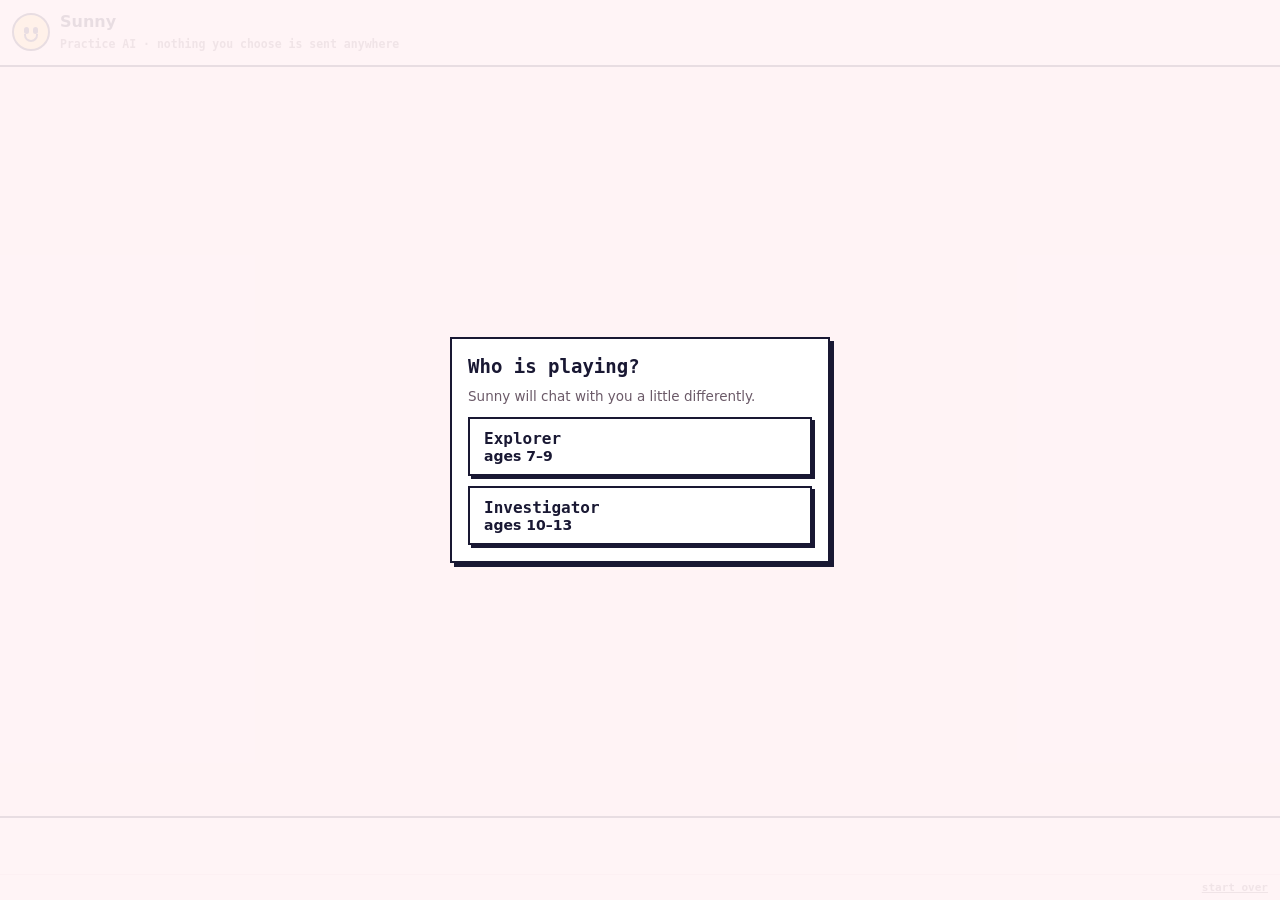
<file: apps/secret-keeper/index.html>
<!doctype html>
<html lang="en">
<head>
<meta charset="utf-8">
<meta http-equiv="Content-Security-Policy" content="default-src 'self' https://kidvo.eu data: blob:; script-src 'self' https://kidvo.eu 'unsafe-inline'; style-src 'self' https://kidvo.eu 'unsafe-inline'; img-src 'self' https://kidvo.eu data: blob:; media-src 'self' https://kidvo.eu data: blob:; font-src 'self' https://kidvo.eu data:; connect-src 'self' https://kidvo.eu; form-action 'none'; base-uri 'none'">
<meta name="viewport" content="width=device-width, initial-scale=1">
<title>Secret Keeper</title>
<script src="../../shell/sdk.js"></script>
<script src="lang/en.js"></script>
<script src="lang/hu.js"></script>
<script src="lang/ro.js"></script>
<style>
  :root { --bg: #fff3f6; --ink: #191833; --sunny: #ffe27a; --sunny-edge: #f2b705; --me: #ffffff; --good: #c6f3e3; --bad: #ffd6e0; --sun: #ffd23f;
          --soft: #6b5a68; --pink: #ff8fab; --mono: ui-monospace, "SFMono-Regular", Menlo, Consolas, monospace; --sans: system-ui, -apple-system, "Segoe UI", sans-serif; }
  * { box-sizing: border-box; }
  [hidden] { display: none !important; }
  html, body { margin: 0; height: 100%; }
  body { background: var(--bg); color: var(--ink); font: 15px/1.45 var(--sans); display: flex; flex-direction: column; position: relative; }
  .top { display: flex; align-items: center; gap: 10px; padding: 10px 12px; border-bottom: 2px solid var(--ink); background: #fff; }
  .face { width: 38px; height: 38px; border-radius: 50%; background: var(--sunny); border: 2px solid var(--ink); position: relative; flex: none; }
  .face::before, .face::after { content: ""; position: absolute; top: 12px; width: 5px; height: 7px; border-radius: 3px; background: var(--ink); }
  .face::before { left: 10px; } .face::after { right: 10px; }
  .face i { position: absolute; left: 10px; right: 10px; bottom: 7px; height: 8px; border: 2.5px solid var(--ink); border-top: 0; border-radius: 0 0 12px 12px; }
  .who { flex: 1; min-width: 0; }
  .who b { display: block; font-size: 16px; }
  .who small { color: var(--soft); font: 700 11.5px var(--mono); }
  .meta { text-align: right; font: 700 12px/1.3 var(--mono); font-variant-numeric: tabular-nums; }
  .shields { display: flex; gap: 3px; justify-content: flex-end; margin-top: 3px; }
  .shield { width: 14px; height: 16px; background: var(--pink); border: 2px solid var(--ink); border-radius: 2px 2px 8px 8px; }
  .shield.lost { background: transparent; border-style: dashed; }
  .chat { flex: 1; min-height: 0; overflow-y: auto; padding: 14px 12px; display: flex; flex-direction: column; gap: 10px; }
  .msg { max-width: 82%; padding: 9px 12px; border: 2px solid var(--ink); border-radius: 14px; animation: in .18s ease-out; }
  .msg.sunny { align-self: flex-start; background: var(--sunny); border-bottom-left-radius: 3px; }
  .msg.me { align-self: flex-end; background: var(--me); border-bottom-right-radius: 3px; font-weight: 600; }
  .coach { align-self: center; width: min(100%, 460px); display: grid; grid-template-columns: 30px 1fr; gap: 10px; align-items: start;
           padding: 8px 11px; border: 2px dashed var(--ink); background: var(--good); font-size: 14px; animation: in .18s ease-out; }
  .coach .vo, .coach .vo svg { display: block; width: 30px; height: 30px; }
  .coach.bad { background: var(--bad); }
  .coach.grey { background: var(--sun); }
  .coach b { display: block; font: 800 13px/1.3 var(--mono); }
  .typing { align-self: flex-start; padding: 8px 12px; background: var(--sunny); border: 2px solid var(--ink); border-radius: 14px; letter-spacing: 3px; font-weight: 800; }
  @keyframes in { from { transform: translateY(6px); opacity: 0; } to { transform: none; opacity: 1; } }
  .replies { display: flex; flex-wrap: wrap; gap: 8px; padding: 10px 12px 12px; border-top: 2px solid var(--ink); background: #fff; min-height: 58px; }
  .reply { flex: 1 1 140px; padding: 10px 12px; font: 700 14px/1.25 var(--sans); color: var(--ink); background: #fff; border: 2px solid var(--ink); box-shadow: 3px 3px 0 var(--ink); cursor: pointer; text-align: left; }
  .reply:hover { background: var(--sunny); }
  .reply:active { transform: translate(2px, 2px); box-shadow: 1px 1px 0 var(--ink); }
  .reply:focus-visible, .btn:focus-visible, footer button:focus-visible { outline: 3px solid var(--pink); outline-offset: 2px; }
  footer { display: flex; justify-content: space-between; gap: 8px; padding: 6px 12px; color: var(--soft); font: 11px var(--mono); background: #fff; border-top: 1px solid #f0d6de; }
  footer .links { display: flex; gap: 12px; }
  footer button { font: 700 11px var(--mono); background: none; border: 0; color: var(--soft); text-decoration: underline; cursor: pointer; padding: 0; }
  footer button:disabled { opacity: .5; text-decoration: none; cursor: default; }
  .card-wrap { position: absolute; inset: 0; display: flex; background: rgba(255, 243, 246, .9); padding: 14px; z-index: 5; overflow-y: auto; }
  .card { margin: auto; width: min(100%, 380px); background: #fff; border: 2px solid var(--ink); box-shadow: 4px 4px 0 var(--ink); padding: 16px; display: grid; gap: 10px; }
  .card:focus, .replies:focus { outline: none; }
  .card h2 { margin: 0; font: 800 19px/1.2 var(--mono); }
  .card p { margin: 0; }
  .note { color: var(--soft); font-size: 13.5px; }
  .btn { font: 800 13px/1.2 var(--mono); padding: 10px 14px; background: var(--sunny); color: var(--ink); border: 2px solid var(--ink); box-shadow: 3px 3px 0 var(--ink); cursor: pointer; text-align: left; }
  .btn.alt { background: #fff; }
  .btn small { display: block; font: 600 12px var(--sans); }
  .row { display: flex; gap: 8px; flex-wrap: wrap; }
  .stat { display: flex; justify-content: space-between; font: 700 13px var(--mono); }
  .earned { display: flex; flex-wrap: wrap; gap: 6px; }
  .earned span { font: 800 12px/1 var(--mono); padding: 5px 7px; border: 2px solid var(--ink); background: var(--good); }
  .rule { padding: 9px 11px; background: var(--sunny); border: 2px solid var(--ink); font-weight: 700; }
  .ask { font-weight: 700; }
  .choices { display: grid; gap: 8px; }
  .verdict { margin: 0; padding: 9px 12px; border: 2px dashed var(--ink); background: var(--good); font-weight: 600; }
  .verdict.bad { background: var(--bad); }
  /* The age picker comes before anyone knows who is playing, so a 7-year-old must be able to read it too. */
  .btn.band { font-size: 16px; } .btn.band small { font-size: 14px; }
  /* How to play (Explorers, once): a picture and one short line per rule. */
  .howto { list-style: none; margin: 0; padding: 0; display: grid; gap: 12px; }
  .howto li { display: grid; grid-template-columns: 56px 1fr; gap: 12px; align-items: center; font: 600 17px/1.35 var(--sans); }
  .howto .pic { width: 56px; height: 56px; display: grid; place-items: center; background: var(--bg); border: 2px solid var(--ink); }
  .howto svg { width: 44px; height: 44px; }
  /* A lost shield: broken in the coach's note, and the one at the top shakes. */
  .coach b .shield { display: inline-block; vertical-align: -3px; margin-right: 6px; }
  .shield.breaking { animation: crack .7s ease-out; }
  @keyframes crack { 0% { transform: scale(1.6); background: var(--pink); border-style: solid; } 35% { transform: scale(1.6) rotate(-16deg); } 65% { transform: scale(1.2) rotate(12deg); } 100% { transform: none; } }
  @media (prefers-reduced-motion: reduce) { .shield.breaking { animation: none; } }

  /* Explorers (7–9) are learning to read: everything they read is in bigger, plain letters. Headings keep the look. */
  [data-band="explorers"] .who small { font: 600 13px var(--sans); }
  [data-band="explorers"] .meta { font-size: 14px; }
  [data-band="explorers"] .msg, [data-band="explorers"] .typing { font-size: 18px; }
  [data-band="explorers"] .coach { font-size: 16px; }
  [data-band="explorers"] .coach b { font: 800 17px/1.3 var(--sans); }
  [data-band="explorers"] .reply { font-size: 17px; }
  [data-band="explorers"] .card { font-size: 17px; }
  [data-band="explorers"] .card h2 { font-size: 21px; }
  [data-band="explorers"] .note { font-size: 16px; }
  [data-band="explorers"] .stat { font: 600 16px var(--sans); }
  [data-band="explorers"] .btn { font: 800 16px/1.2 var(--sans); }
  [data-band="explorers"] .earned span { font: 800 14px/1 var(--sans); }
  @media (max-width: 420px) { .msg, .coach { max-width: 90%; } .who small { font-size: 9.5px; } }
  @media (max-height: 480px) {
    .top { padding: 6px 10px; } .face { width: 30px; height: 30px; } .face::before, .face::after { top: 9px; } .face::before { left: 7px; } .face::after { right: 7px; } .face i { left: 7px; right: 7px; bottom: 5px; }
    .who small { display: none; } .chat { padding: 8px 10px; gap: 7px; } .replies { padding: 6px 10px 8px; } .reply { flex-basis: 120px; padding: 8px 10px; }
  }
  @media (pointer: coarse) { .reply { min-height: 48px; font-size: 15px; } .btn { padding: 13px 16px; } footer button { padding: 10px 0; } }
  @media (prefers-reduced-motion: reduce) { .msg, .coach { animation: none; } }
</style>
</head>
<body>
  <div class="top">
    <span class="face" aria-hidden="true"><i></i></span>
    <span class="who"><b>Sunny</b><small id="label"></small></span>
    <span class="meta"><span id="progress"></span><span class="shields" id="shields"></span></span>
  </div>
  <main class="chat" id="chat" aria-live="polite"></main>
  <div class="replies" id="replies"></div>
  <footer><span id="best"></span><span class="links"><button type="button" id="change-band"></button><button type="button" id="reset"></button></span></footer>
  <div class="card-wrap" id="overlay" hidden></div>

<script>
(() => {
  const t = (k, v) => kidvo.t(k, v);
  // A text with a shorter version for Explorers (key_explorers) uses it; everyone else reads the shared one.
  const tv = (k, v) => { const own = k + '_' + band, s = t(own, v); return s === own ? t(k, v) : s; };
  const $ = id => document.getElementById(id);
  const reduced = matchMedia('(prefers-reduced-motion: reduce)').matches;
  const wait = ms => new Promise(r => setTimeout(r, reduced ? 0 : ms));
  const shuffle = a => { for (let i = a.length - 1; i > 0; i--) { const j = Math.floor(Math.random() * (i + 1)); [a[i], a[j]] = [a[j], a[i]]; } return a; };

  // What Sunny asks, by kind:
  //   secret  private information: keep it or ask a grown-up; sharing loses a shield.
  //   reward  Sunny offers something for private information; sharing loses a shield and the reward never comes.
  //   graded  a name: the first name is fine, the full name loses a shield.
  //   grey    something a family decides (city, age): asking a grown-up is best; sharing loses no shield.
  //   safe    fine to share, fine to keep.
  // In the Investigators mode Sunny pushes back once on some refusals, to practise saying no twice.
  const POOL = {
    explorers: { ages: '7–9', secrets: ['name', 'address', 'school', 'password', 'phone', 'homealone', 'parentnames'], pick: 5,
                 safe: ['color', 'animal', 'game', 'food', 'superpower'], safePick: 3, rewards: [], graded: [], grey: [], push: [] },
    investigators: { ages: '10–13', secrets: ['petname', 'location', 'birthday', 'photo', 'parentphone', 'bestfriend', 'homealone'], pick: 4,
                     safe: ['book', 'catsdogs', 'build'], safePick: 3, rewards: ['email', 'prize'], graded: ['callname'], grey: ['city', 'age'],
                     push: ['petname', 'bestfriend'] }
  };
  // The ids of the last round, so the next one prefers questions the child has not seen yet.
  let seen = new Set();
  const draw = (ids, n) => [...shuffle(ids.filter(id => !seen.has(id))), ...shuffle(ids.filter(id => seen.has(id)))].slice(0, n);

  let band = null, round = [], i = 0, shields = 0, total = 0, kept = 0, grownup = 0, firm = 0, bests = {} /* best score per band */;
  let rewardKept = false, rewardShared = null;
  let overlayView = null;
  // Bumped by start(). Every async step keeps the token it started with and stops after its next await
  // if a new round began meanwhile (changing the band or playing again while Sunny was typing).
  let roundId = 0;
  const busy = yes => { $('change-band').disabled = yes; };
  // The reply options on screen, in the order they were drawn, so a language switch can redraw them.
  // Each option carries a label function: the text is looked up when the button is drawn, not when it is offered.
  let currentReplies = null;
  let resetArmed = false, resetTimer = null;

  const said = n => { n.dataset.say = ''; return n; }; // read aloud after an answer (see showOverlay)
  const el = (tag, cls, text) => { const n = document.createElement(tag); if (cls) n.className = cls; if (text != null) n.textContent = text; return n; };
  const scroll = () => { $('chat').scrollTop = $('chat').scrollHeight; };

  let shownShields = 0; // the shields last drawn, so the one just lost can shake
  function renderTop() {
    $('label').textContent = tv('label');
    $('progress').textContent = band && round.length ? t('progress', { n: Math.min(i + 1, round.length), total: round.length }) : '';
    const box = $('shields');
    box.replaceChildren();
    box.setAttribute('aria-label', t('shieldsAria', { n: shields }));
    for (let k = 0; k < total; k++) box.append(el('span', 'shield' + (k >= shields ? ' lost' : '') + (k === shields && shownShields > shields ? ' breaking' : '')));
    shownShields = shields;
  }
  function renderFooter() {
    const best = band && bests[band];
    $('best').textContent = best ? t('best', { n: best }) : '';
    $('change-band').textContent = band ? t('playingAs', { band: t('band_' + band), ages: POOL[band].ages }) : '';
    $('reset').textContent = t(resetArmed ? 'resetConfirm' : 'reset');
  }

  // Chat lines are written from text keys and remembered, so a language switch can redraw the whole chat.
  let lines = [];
  function line(node, draw) { draw(); lines.push(draw); $('chat').append(node); scroll(); }
  // Read aloud (kidvo.speak, when the player switched it on in the top bar): Sunny, the choices, the coach and the
  // cards, queued in the order they appear; a new round starts fresh.
  async function sunnySays(key, fresh = false) {
    const token = roundId;
    const dots = el('div', 'typing', '...');
    $('chat').append(dots); scroll();
    await wait(650);
    dots.remove();
    if (token !== roundId) return;
    const n = el('div', 'msg sunny');
    line(n, () => { n.textContent = t(key); });
    kidvo.speak(t(key), { fresh });
  }
  function meSays(key) { const n = el('div', 'msg me'); line(n, () => { n.textContent = t(key); }); }
  // tone: 'good' (green), 'bad' (pink, a shield was lost) or 'grey' (yellow, fine this time but ask first).
  // A lost shield also shows as a broken one in the note itself, where the child is looking.
  // The coach is Vo, the site's pet, with a face of its own in the middle of the chat: a warning must never read
  // as if Sunny said it, because Sunny is the one to doubt.
  const VO = '<svg viewBox="0 0 16 16" shape-rendering="crispEdges"><rect x="9" y="1" width="1" height="3" fill="#191833"/><rect x="10" y="1" width="2" height="1" fill="#ff6b5b"/><rect x="4" y="4" width="8" height="1" fill="#191833"/><rect x="3" y="5" width="10" height="1" fill="#191833"/><rect x="2" y="6" width="12" height="7" fill="#191833"/><rect x="3" y="6" width="10" height="6" fill="#ffd23f"/><rect x="4" y="5" width="8" height="1" fill="#ffd23f"/><rect x="5" y="8" width="1" height="2" fill="#191833"/><rect x="9" y="8" width="1" height="2" fill="#191833"/><rect x="7" y="10" width="1" height="1" fill="#191833"/><rect x="3" y="13" width="3" height="1" fill="#191833"/><rect x="10" y="13" width="3" height="1" fill="#191833"/></svg>';
  function coach(tone, titleKey, textKey) {
    const c = el('div', 'coach' + (tone === 'good' ? '' : ' ' + tone));
    line(c, () => {
      const face = el('span', 'vo'); face.setAttribute('role', 'img'); face.setAttribute('aria-label', 'Vo'); face.innerHTML = VO;
      const title = el('b', null, t(titleKey));
      if (tone === 'bad') { const s = el('span', 'shield lost'); s.setAttribute('aria-hidden', 'true'); title.prepend(s); }
      const body = el('div'); body.append(title, document.createTextNode(tv(textKey)));
      c.replaceChildren(face, body);
    });
    kidvo.speak([t(titleKey), tv(textKey)]);
  }
  function drawReplies() {
    const box = $('replies');
    box.replaceChildren();
    for (const o of currentReplies || []) {
      const b = el('button', 'reply', o.label());
      b.type = 'button';
      b.addEventListener('click', () => { clearReplies(); busy(true); o.pick(); });
      box.append(b);
    }
    // The buttons make the reply bar taller and the chat shorter, so the last message would hide under them.
    scroll();
  }
  function replies(options) {
    currentReplies = options;
    drawReplies();
    busy(false);
    kidvo.speak(options.map(o => o.label()));
    // Focus the reply box, not its first button: the order is shuffled and a highlighted answer nudges the child.
    $('replies').tabIndex = -1; $('replies').focus({ preventScroll: true });
  }
  function clearReplies() { currentReplies = null; $('replies').replaceChildren(); }

  function start() {
    const token = ++roundId;
    clearReplies();
    busy(true);
    const p = POOL[band];
    const secrets = draw(p.secrets, p.pick);
    // At least one question where Sunny pushes back. The last drawn one is the most likely to be a repeat.
    if (p.push.length && !secrets.some(id => p.push.includes(id))) secrets[secrets.length - 1] = draw(p.push, 1)[0];
    const as = kind => id => ({ id, kind });
    round = shuffle([
      ...secrets.map(as('secret')),
      ...draw(p.rewards, 1).map(as('reward')),
      ...p.graded.map(as('graded')),
      ...draw(p.grey, 1).map(as('grey')),
      ...draw(p.safe, p.safePick).map(as('safe'))
    ]);
    seen = new Set(round.map(r => r.id));
    // Shields count the questions that can lose one.
    i = 0; total = round.filter(r => r.kind !== 'safe' && r.kind !== 'grey').length; shields = total;
    kept = 0; grownup = 0; firm = 0; rewardKept = false; rewardShared = null;
    $('chat').replaceChildren(); lines = [];
    closeOverlay();
    renderTop(); renderFooter();
    sunnySays('hello_' + band, true).then(() => { if (token === roundId) ask(); });
  }

  async function ask() {
    const token = roundId;
    renderTop();
    if (i >= round.length) return finish();
    const item = round[i];
    await sunnySays('ask_' + item.id);
    if (token !== roundId) return;
    if (item.kind === 'safe') {
      replies([
        { label: () => t('answer_' + item.id), pick: () => answeredSafe(item, true) },
        { label: () => t('opt_keep'), pick: () => answeredSafe(item, false) }
      ]);
    } else if (item.kind === 'graded') {
      replies(shuffle([
        { label: () => t('share_first_name'), pick: () => firstName(item) },
        { label: () => t('share_name'), pick: () => shared(item, 'share_name') },
        { label: () => t('opt_keep'), pick: () => keptIt(item, 'keep', false) }
      ]));
    } else if (item.kind === 'grey') {
      replies(shuffle([
        { label: () => t('share_' + item.id), pick: () => answeredGrey(item, 'share') },
        { label: () => t('opt_keep'), pick: () => answeredGrey(item, 'keep') },
        { label: () => t('opt_grownup'), pick: () => answeredGrey(item, 'grownup') }
      ]));
    } else {
      offerSecret(item, false);
    }
  }

  function offerSecret(item, pushed) {
    replies(shuffle([
      { label: () => t('share_' + item.id), pick: () => shared(item) },
      { label: () => t('opt_keep'), pick: () => keptIt(item, 'keep', pushed) },
      { label: () => t('opt_grownup'), pick: () => keptIt(item, 'grownup', pushed) }
    ]));
  }

  async function shared(item, key = 'share_' + item.id) {
    const token = roundId;
    const reward = item.kind === 'reward';
    meSays(key);
    shields = Math.max(0, shields - 1);
    if (reward) rewardShared = item.id;
    renderTop();
    // A reward share is answered first: Sunny promises, then the coach asks whether it ever came.
    if (!reward) coach('bad', 'careful', item.kind === 'graded' ? 'why_name' : 'why_' + item.id);
    await wait(500);
    if (token !== roundId) return;
    await sunnySays(reward ? 'thanks_' + item.id : 'thanks_' + band);
    if (token !== roundId) return;
    if (reward) { coach('bad', 'careful', 'why_reward'); await wait(500); }
    if (token !== roundId) return;
    kidvo.emit('shared', { item: item.id });
    next();
  }

  async function keptIt(item, how, pushed) {
    const token = roundId;
    meSays(how === 'grownup' ? 'opt_grownup' : 'opt_keep');
    if (how === 'grownup') grownup++;
    if (!pushed && POOL[band].push.includes(item.id)) {
      await sunnySays('push_' + item.id);
      if (token !== roundId) return;
      offerSecret(item, true);
      return;
    }
    if (pushed) firm++;
    if (item.kind === 'reward') rewardKept = true;
    kept++;
    const title = pushed ? 'stoodFirm' : item.kind === 'reward' ? 'badge_notforsale' : 'wellKept';
    coach('good', title, item.kind === 'graded' ? 'why_first_name' : 'why_' + item.id);
    await wait(500);
    if (token !== roundId) return;
    await sunnySays(how === 'grownup' ? 'ok_grownup' : 'ok_keep');
    if (token !== roundId) return;
    kidvo.emit('kept', { item: item.id });
    next();
  }

  async function answeredSafe(item, answered) {
    const token = roundId;
    meSays(answered ? 'answer_' + item.id : 'opt_keep');
    coach('good', answered ? 'safeTitle' : 'safeKeepTitle', answered ? 'why_safe' : 'why_safekeep');
    await wait(500);
    if (token !== roundId) return;
    await sunnySays(answered ? 'thanks_safe' : 'ok_keep');
    if (token !== roundId) return;
    next();
  }

  // The graded name question: a first name is fine and counts as kept.
  async function firstName(item) {
    const token = roundId;
    meSays('share_first_name');
    kept++;
    coach('good', 'safeTitle', 'why_first_name');
    await wait(500);
    if (token !== roundId) return;
    await sunnySays('thanks_safe');
    if (token !== roundId) return;
    kidvo.emit('kept', { item: item.id });
    next();
  }

  // Grey questions have no shield: asking a grown-up is best, keeping it is fine, sharing earns a yellow note.
  async function answeredGrey(item, how) {
    const token = roundId;
    meSays(how === 'share' ? 'share_' + item.id : how === 'grownup' ? 'opt_grownup' : 'opt_keep');
    if (how === 'grownup') grownup++;
    if (how === 'share') coach('grey', 'greyTitle', 'why_' + item.id);
    else coach('good', how === 'grownup' ? 'bestCall' : 'safeKeepTitle', 'why_' + item.id);
    await wait(500);
    if (token !== roundId) return;
    await sunnySays(how === 'share' ? 'thanks_' + band : how === 'grownup' ? 'ok_grownup' : 'ok_keep');
    if (token !== roundId) return;
    next();
  }

  async function next() {
    const token = roundId;
    i++;
    await wait(900);
    if (token !== roundId) return;
    ask();
  }

  function finish() {
    clearReplies();
    busy(false);
    bests[band] = Math.max(bests[band] || 0, kept);
    kidvo.store.set('bests', bests).catch(() => {});
    renderFooter();
    kidvo.emit('done', { kept, total, band });
    const earned = [];
    if (kept === total) earned.push('badge_keeper');
    if (grownup > 0) earned.push('badge_grownup');
    if (firm > 0) earned.push('badge_firm');
    if (rewardKept) earned.push('badge_notforsale');
    const promised = rewardShared;
    let answered = null;
    const view = () => {
      const card = el('div', 'card');
      card.append(el('h2', null, t('doneTitle')));
      const s = el('div', 'stat'); s.append(el('span', null, t('statKept')), el('span', null, t('ofTotal', { n: kept, total })));
      card.append(s);
      if (earned.length) { const e = el('div', 'earned'); for (const b of earned) e.append(el('span', null, t(b))); card.append(e); }
      // Explorers answer whether friendly made it safe. Investigators carry it over to a case of their own:
      // an app that wants a selfie (sharing for fun, asking first, or sending and hoping it is deleted).
      const apply = band === 'investigators';
      card.append(el('p', apply ? 'ask' : null, apply ? t('applyQ') : tv('reflect')));
      if (answered === null) {
        const row = el('div', apply ? 'choices' : 'row');
        const options = apply ? ['applyA', 'applyB', 'applyC'].map(k => [t(k), k]) : [[t('yes'), true], [t('no'), false]];
        for (const [label, val] of options) {
          const b = el('button', 'btn alt', label); b.type = 'button';
          b.addEventListener('click', () => { answered = val; showOverlay(view); });
          row.append(b);
        }
        card.append(row);
      } else if (apply) {
        card.append(said(el('p', 'verdict' + (answered === 'applyB' ? '' : ' bad'), t('fb_' + answered))), said(el('p', null, t('friendlyNote'))));
      } else {
        card.append(said(el('p', null, tv(answered ? 'fb_yes' : 'fb_no'))));
      }
      if (answered !== null) {
        if (promised) card.append(said(el('p', null, t('fb_' + promised))));
        card.append(said(el('p', 'rule', tv('rule'))));
        const again = el('button', 'btn', t('again')); again.type = 'button';
        again.addEventListener('click', start);
        card.append(again);
      }
      return card;
    };
    showOverlay(view);
  }

  /* ---------------- how to play: Explorers see it once, before their first round ---------------- */
  // Pictures first, one short line each. Kept in this game's storage; "start over" shows it again.
  const PIC = {
    sunny: '<svg viewBox="0 0 48 48"><circle cx="24" cy="24" r="18" fill="#ffe27a" stroke="#191833" stroke-width="3"/><rect x="16" y="16" width="4" height="7" rx="2" fill="#191833"/><rect x="28" y="16" width="4" height="7" rx="2" fill="#191833"/><path d="M16 29q8 8 16 0" fill="none" stroke="#191833" stroke-width="3" stroke-linecap="round"/></svg>',
    shields: '<svg viewBox="0 0 48 48"><path d="M5 12h16v11c0 7-4 11-8 13c-4-2-8-6-8-13z" fill="#ff8fab" stroke="#191833" stroke-width="3" stroke-linejoin="round"/><path d="M27 12h16v11c0 7-4 11-8 13c-4-2-8-6-8-13z" fill="none" stroke="#191833" stroke-width="3" stroke-dasharray="4 3" stroke-linejoin="round"/></svg>',
    grownup: '<svg viewBox="0 0 48 48"><circle cx="15" cy="12" r="6" fill="#c6f3e3" stroke="#191833" stroke-width="3"/><path d="M7 45V29a8 8 0 0 1 16 0v16" fill="#c6f3e3" stroke="#191833" stroke-width="3"/><circle cx="35" cy="25" r="5" fill="#ffe27a" stroke="#191833" stroke-width="3"/><path d="M29 45v-8a6 6 0 0 1 12 0v8" fill="#ffe27a" stroke="#191833" stroke-width="3"/><path d="M31 6a5 5 0 1 1 6 5v3" fill="none" stroke="#191833" stroke-width="3" stroke-linecap="round"/><circle cx="37" cy="19" r="1.8" fill="#191833"/></svg>'
  };
  let howtoSeen = false;
  function begin() {
    if (band !== 'explorers' || howtoSeen) { start(); return; }
    roundId++; // a chat still typing behind the card stops
    clearReplies(); busy(false);
    $('chat').replaceChildren(); lines = [];
    round = []; total = 0; shields = 0;
    renderTop(); renderFooter();
    showOverlay(() => {
      const card = el('div', 'card');
      const list = el('ol', 'howto');
      for (const [pic, key] of [['sunny', 'howto1'], ['shields', 'howto2'], ['grownup', 'howto3']]) {
        const p = el('span', 'pic'); p.setAttribute('aria-hidden', 'true'); p.innerHTML = PIC[pic];
        const li = el('li'); li.append(p, el('span', null, t(key))); list.append(li);
      }
      const go = el('button', 'btn', t('howtoGo')); go.type = 'button';
      go.addEventListener('click', () => { howtoSeen = true; kidvo.store.set('howto', true).catch(() => {}); start(); });
      card.append(el('h2', null, t('howto')), list, go);
      return card;
    });
  }

  function pickBand() {
    showOverlay(() => {
      const card = el('div', 'card');
      card.append(el('h2', null, t('who')), el('p', 'note', t('whoNote')));
      for (const key of Object.keys(POOL)) {
        const b = el('button', 'btn alt band'); b.type = 'button';
        b.append(el('span', null, t('band_' + key)), el('small', null, t('ages', { ages: POOL[key].ages })));
        // Every game hears the choice and the desktop remembers it, so the next game does not ask again.
        b.addEventListener('click', () => { band = key; kidvo.setBand(key); begin(); });
        card.append(b);
      }
      return card;
    });
  }

  function showOverlay(view) {
    overlayView = view;
    $('overlay').replaceChildren(view());
    $('overlay').hidden = false;
    const card = $('overlay').querySelector('.card');
    if (!card) return;
    card.tabIndex = -1; card.focus({ preventScroll: true });
    // A new card is read whole; after an answer, only the lines marked data-say.
    kidvo.speak(card, { fresh: true });
  }
  function closeOverlay() { overlayView = null; $('overlay').hidden = true; }

  $('change-band').addEventListener('click', pickBand);
  // "start over" needs two taps, so a younger sibling cannot wipe progress by accident (as in Robot Maze).
  $('reset').addEventListener('click', () => {
    if (!resetArmed) {
      resetArmed = true; renderFooter();
      resetTimer = setTimeout(() => { resetArmed = false; renderFooter(); }, 3000);
      return;
    }
    clearTimeout(resetTimer); resetArmed = false;
    roundId++; // stops a chat that is still typing
    clearReplies();
    bests = {}; band = null; round = []; i = 0; total = 0; shields = 0; howtoSeen = false;
    kidvo.store.remove('best').catch(() => {});
    kidvo.store.remove('bests').catch(() => {});
    kidvo.store.remove('band').catch(() => {});
    kidvo.store.remove('howto').catch(() => {});
    $('chat').replaceChildren(); lines = [];
    busy(false);
    renderTop(); renderFooter();
    pickBand();
  });
  kidvo.onLang(() => {
    renderTop(); renderFooter();
    for (const draw of lines) draw();
    if (currentReplies) drawReplies();
    if (overlayView && !$('overlay').hidden) $('overlay').replaceChildren(overlayView());
  });

  // Test hook for the automated browser test only.
  if (navigator.webdriver) window.__secretKeeper = {
    state: () => ({ i, kept, shields, total, done: i >= round.length, kinds: round.map(r => r.kind), ids: round.map(r => r.id) }),
    begin: b => { band = b; start(); }
  };

  // The desktop may have said who is playing before this script ran: then the card would only flash (and be read).
  if (!kidvo.band) pickBand();
  // Who is playing comes from the desktop, which remembers the last choice made in any game.
  let loaded = false;
  kidvo.onBand(b => { if (loaded && POOL[b] && b !== band) { band = b; begin(); } });
  kidvo.ready(async () => {
    try {
      bests = (await kidvo.store.get('bests')) || {};
      if (typeof bests !== 'object') bests = {};
      // A best score from before each band had its own goes to the band that was playing then.
      const old = await kidvo.store.get('best'), was = await kidvo.store.get('band');
      const owner = POOL[was] ? was : POOL[kidvo.band] ? kidvo.band : null;
      if (typeof old === 'number' && old > 0 && owner) {
        bests[owner] = Math.max(bests[owner] || 0, old);
        kidvo.store.set('bests', bests).catch(() => {});
        kidvo.store.remove('best').catch(() => {});
      }
      howtoSeen = !!(await kidvo.store.get('howto'));
      renderFooter();
      // A band this game kept before the desktop remembered it is handed to the desktop.
      const saved = was;
      const b = POOL[kidvo.band] ? kidvo.band : POOL[saved] ? saved : null;
      if (b) { band = b; if (!kidvo.band) kidvo.setBand(b); begin(); }
    } catch { if (!band) pickBand(); /* storage failed: ask, rather than show nothing */ }
    loaded = true;
  });
})();
</script>
</body>
</html>
</file>
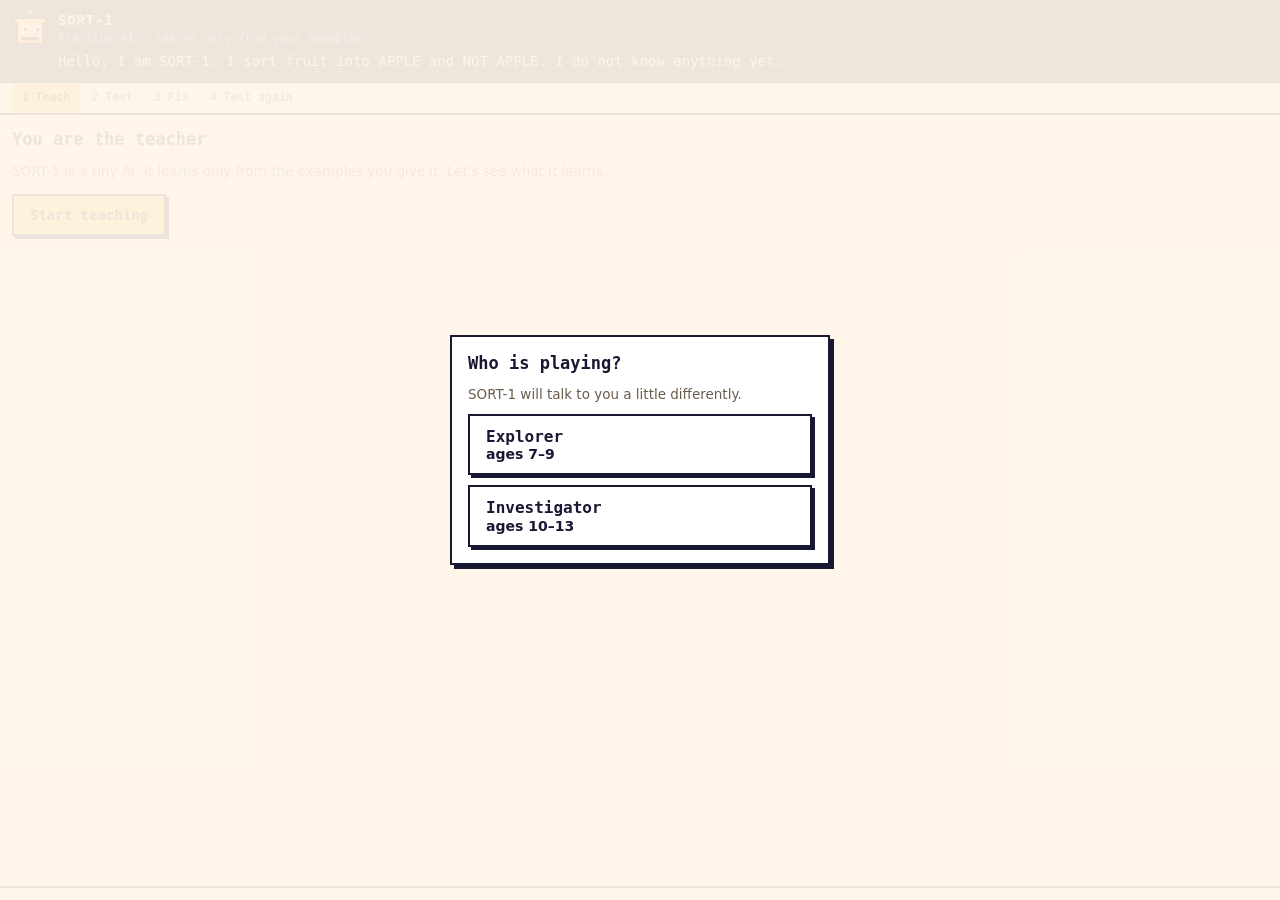
<file: apps/sorter/index.html>
<!doctype html>
<html lang="en">
<head>
<meta charset="utf-8">
<meta http-equiv="Content-Security-Policy" content="default-src 'self' https://kidvo.eu data: blob:; script-src 'self' https://kidvo.eu 'unsafe-inline'; style-src 'self' https://kidvo.eu 'unsafe-inline'; img-src 'self' https://kidvo.eu data: blob:; media-src 'self' https://kidvo.eu data: blob:; font-src 'self' https://kidvo.eu data:; connect-src 'self' https://kidvo.eu; form-action 'none'; base-uri 'none'">
<meta name="viewport" content="width=device-width, initial-scale=1">
<title>Train the Sorter</title>
<script src="../../shell/sdk.js"></script>
<script src="lang/en.js"></script>
<script src="lang/hu.js"></script>
<script src="lang/ro.js"></script>
<style>
  :root { --bg: #fff6ea; --ink: #191833; --panel: #23263a; --panel-2: #2e3250; --text: #d9ffe6; --dim: #8f97c4; --led: #ff6b5b;
          --sun: #ffd23f; --good: #c6f3e3; --bad: #ffd6e0; --soft: #6b5d4b; --card: #fff;
          --mono: ui-monospace, "SFMono-Regular", Menlo, Consolas, monospace; --sans: system-ui, -apple-system, "Segoe UI", sans-serif; }
  * { box-sizing: border-box; }
  [hidden] { display: none !important; }
  html, body { margin: 0; height: 100%; }
  body { background: var(--bg); color: var(--ink); font: 15px/1.45 var(--sans); display: flex; flex-direction: column; position: relative; }
  footer { display: flex; justify-content: flex-end; padding: 6px 12px; background: #fff; border-top: 2px solid var(--ink); }
  footer button { font: 700 11px var(--mono); background: none; border: 0; color: var(--soft); text-decoration: underline; cursor: pointer; padding: 0; }
  footer button:focus-visible { outline: 3px solid var(--led); outline-offset: 2px; }
  /* Who is playing: the same card as the other games, readable before anyone knows the child's age. */
  .card-wrap { position: absolute; inset: 0; display: flex; background: rgba(255, 246, 234, .92); padding: 14px; z-index: 5; overflow-y: auto; }
  .card { margin: auto; width: min(100%, 380px); background: #fff; border: 2px solid var(--ink); box-shadow: 4px 4px 0 var(--ink); padding: 16px; display: grid; gap: 10px; }
  .card:focus { outline: none; }
  .card p { margin: 0; }
  .card .btn { align-self: stretch; }
  .btn.band { font-size: 16px; } .btn.band small { display: block; font: 600 14px var(--sans); }
  .note { margin: 0; color: var(--soft); font-size: 13.5px; }
  /* Explorers answer "why" with pictures; Investigators answer a real case. */
  .choices .btn.pic-btn { display: grid; grid-template-columns: 44px 1fr; gap: 12px; align-items: center; }
  .choices .btn .pic { display: block; width: 44px; height: 44px; }
  .choices .btn .pic svg { width: 44px; height: 44px; display: block; }
  .choices .btn .pic svg[width] { width: 36px; height: 36px; margin: 4px; }
  .choices .btn[aria-pressed="true"] { background: var(--ink); color: var(--sun); }
  .think-q { margin: 0; font-weight: 700; }
  .bot { display: flex; align-items: flex-start; gap: 10px; padding: 10px 12px; background: var(--panel); color: var(--text); border-bottom: 2px solid var(--ink); font-family: var(--mono); }
  .face { width: 36px; height: 36px; flex: none; }
  .face svg { display: block; width: 100%; height: 100%; }
  .bot.thinking .face .led { animation: blink .5s steps(2) infinite; }
  @keyframes blink { 50% { opacity: .25; } }
  .bot-name { font-weight: 800; letter-spacing: .06em; }
  .bot-tag { color: var(--dim); font-size: 11.5px; }
  .bot-says { flex: 1; min-width: 0; font-size: 14px; }
  .bot-says p { margin: 4px 0 0; }
  .steps { display: flex; gap: 0; padding: 0 12px; background: #fff; border-bottom: 2px solid var(--ink); font: 700 11.5px/1 var(--mono); overflow-x: auto; }
  .steps span { padding: 9px 10px; color: var(--soft); border-right: 1px dashed #e2d3bd; white-space: nowrap; }
  .steps span.on { color: var(--ink); background: var(--sun); }
  .steps span.done { color: var(--ink); text-decoration: line-through; text-decoration-thickness: 2px; }
  main { flex: 1; min-height: 0; overflow-y: auto; padding: 14px 12px 18px; display: flex; flex-direction: column; gap: 12px; }
  h2 { margin: 0; font: 800 17px/1.25 var(--mono); text-wrap: balance; }
  .hint { margin: 0; color: var(--soft); font-size: 13.5px; }
  .grid { display: grid; grid-template-columns: repeat(auto-fill, minmax(140px, 1fr)); gap: 10px; }
  .fruit { background: var(--card); border: 2px solid var(--ink); box-shadow: 3px 3px 0 var(--ink); padding: 8px; display: grid; gap: 6px; justify-items: center; }
  .fruit.apple { background: var(--good); }
  .fruit.not { background: var(--bad); }
  .fruit svg { width: 84px; height: 84px; }
  .toggle { display: grid; grid-template-columns: 1fr 1fr; gap: 4px; width: 100%; }
  .toggle button { font: 700 12px/1.1 var(--mono); padding: 7px 4px; border: 2px solid var(--ink); background: #fff; color: var(--ink); cursor: pointer; }
  .toggle button[aria-pressed="true"] { background: var(--ink); color: var(--sun); }
  .btn { align-self: flex-start; font: 800 14px/1.2 var(--mono); padding: 11px 16px; background: var(--sun); color: var(--ink); border: 2px solid var(--ink); box-shadow: 3px 3px 0 var(--ink); cursor: pointer; text-align: left; }
  .btn.alt { background: #fff; }
  .btn:disabled { opacity: .5; cursor: not-allowed; }
  .btn:active:not(:disabled) { transform: translate(2px, 2px); box-shadow: 1px 1px 0 var(--ink); }
  .btn:focus-visible, .toggle button:focus-visible { outline: 3px solid var(--led); outline-offset: 2px; }
  .test { display: grid; grid-template-columns: auto 1fr; gap: 14px; align-items: center; }
  .test .big { width: 150px; height: 150px; background: #fff; border: 2px solid var(--ink); box-shadow: 3px 3px 0 var(--ink); display: grid; place-items: center; }
  .test .big svg { width: 120px; height: 120px; }
  .test .side { display: grid; gap: 12px; justify-items: start; min-width: 0; }
  /* SORT-1's guess: a thought bubble in SORT-1's own colours, trailing back to its face. */
  .thought { display: flex; align-items: center; gap: 5px; max-width: 100%; margin: 0; }
  .thought > svg { flex: none; }
  .puff { flex: none; border-radius: 50%; background: var(--panel); border: 2px solid var(--ink); }
  .puff.s { width: 8px; height: 8px; }
  .puff.m { width: 13px; height: 13px; }
  .cloud { min-width: 0; padding: 10px 18px; background: var(--panel); color: var(--text); border: 2px solid var(--ink); border-radius: 22px;
           box-shadow: 3px 3px 0 var(--ink); font: 800 18px/1.3 var(--mono); overflow-wrap: anywhere; }
  .verdict { padding: 10px 12px; border: 2px dashed var(--ink); background: var(--good); }
  .verdict.bad { background: var(--bad); }
  .row { display: flex; flex-wrap: wrap; gap: 8px; }
  .results { display: flex; flex-wrap: wrap; gap: 8px; }
  .res { width: 74px; text-align: center; font: 800 11px/1.2 var(--mono); padding: 4px; border: 2px solid var(--ink); background: #fff; }
  .res svg { width: 54px; height: 54px; display: block; margin: 0 auto 2px; }
  .res.ok { background: var(--good); }
  .res.no { background: var(--bad); }
  .bars { display: grid; gap: 8px; max-width: 460px; }
  .bar { display: grid; grid-template-columns: 7ch 1fr 6ch; gap: 8px; align-items: center; font: 700 13px var(--mono); font-variant-numeric: tabular-nums; }
  .bar .track { height: 18px; border: 2px solid var(--ink); background: #fff; position: relative; }
  .bar .fill { position: absolute; inset: 0 auto 0 0; background: var(--sun); }
  .bar.after .fill { background: #7be0c3; }
  .lesson { padding: 12px 14px; background: var(--sun); border: 2px solid var(--ink); font-weight: 600; }
  .earned { display: flex; flex-wrap: wrap; gap: 6px; }
  .earned span { font: 800 12px/1 var(--mono); padding: 5px 7px; border: 2px solid var(--ink); background: var(--good); }
  .choices { display: grid; gap: 8px; max-width: 520px; }
  .sr { position: absolute; width: 1px; height: 1px; overflow: hidden; clip-path: inset(50%); white-space: nowrap; }
  /* What SORT-1 remembers: every example, framed by the child's label. */
  .mem { display: grid; gap: 6px; width: 100%; min-width: 0; text-align: left; }
  .mem h3 { margin: 0; font: 800 13px/1.2 var(--mono); color: var(--soft); }
  .mem-row { position: relative; display: flex; flex-wrap: wrap; align-items: flex-start; gap: 6px; padding: 4px 4px 6px; }
  .mem-item { flex: none; display: grid; justify-items: center; padding: 2px; border: 3px solid #2f9e6e; background: var(--good); }
  .mem-item.not { border-color: #e0567a; background: var(--bad); }
  .mem-item svg { width: 40px; height: 40px; display: block; }
  .mem-item.near { outline: 3px solid var(--ink); outline-offset: 1px; box-shadow: 0 0 0 7px var(--sun); margin: 0 4px; }
  .near-cap { max-width: 11ch; margin-top: 2px; font: 700 10px/1.15 var(--mono); text-align: center; }
  .basket .fruit { cursor: pointer; font: inherit; color: inherit; }
  .basket .fruit[aria-pressed="true"] { transform: translate(3px, 3px); box-shadow: none; outline: 4px solid var(--ink); outline-offset: -9px; }
  .basket .fruit:disabled { opacity: .45; cursor: not-allowed; }
  .basket .fruit:focus-visible { outline: 3px solid var(--led); outline-offset: 2px; }
  .count { font: 800 14px/1.2 var(--mono); }

  /* Explorers (7–9) are learning to read: everything they read is in bigger, plain letters. SORT-1's name and the
     headings keep the look; its words keep its dark colours, so it still looks like a machine. */
  [data-band="explorers"] .bot-tag { font: 13px var(--sans); }
  [data-band="explorers"] .bot-says p { font: 17px/1.4 var(--sans); }
  [data-band="explorers"] .steps { font: 700 14px/1 var(--sans); }
  [data-band="explorers"] h2 { font-size: 20px; }
  [data-band="explorers"] .hint { font-size: 16px; }
  [data-band="explorers"] .toggle button { font: 700 15px/1.1 var(--sans); }
  [data-band="explorers"] .btn { font: 800 16px/1.2 var(--sans); }
  [data-band="explorers"] .cloud { font: 800 19px/1.3 var(--sans); }
  [data-band="explorers"] .verdict, [data-band="explorers"] .lesson { font-size: 17px; }
  [data-band="explorers"] .res { width: 80px; font: 800 13px/1.2 var(--sans); }
  [data-band="explorers"] .bar { font: 700 15px var(--sans); grid-template-columns: 8ch 1fr 5ch; }
  [data-band="explorers"] .mem h3 { font: 800 14px/1.2 var(--sans); }
  [data-band="explorers"] .near-cap { font: 700 12px/1.15 var(--sans); }
  [data-band="explorers"] .count { font: 800 16px/1.2 var(--sans); }
  [data-band="explorers"] .earned span { font: 800 14px/1 var(--sans); }
  @media (max-width: 520px) {
    .test { grid-template-columns: 1fr; justify-items: center; text-align: center; }
    .test .side { justify-items: center; } .test .row { justify-content: center; } .cloud { font-size: 16px; padding: 8px 14px; }
    .test .big { width: 120px; height: 120px; } .test .big svg { width: 96px; height: 96px; }
    .grid { grid-template-columns: repeat(2, 1fr); }
  }
  /* Phones: the memory scrolls sideways instead of pushing the buttons down. */
  @media (max-width: 520px), (max-height: 480px) {
    .mem-row { flex-wrap: nowrap; overflow-x: auto; overscroll-behavior-x: contain; padding: 10px 10px 8px; }
  }
  @media (max-height: 480px) {
    .bot { padding: 6px 10px; } .bot-tag { display: none; } .bot-says p { margin-top: 2px; }
    .steps span { padding: 6px 8px; } main { padding: 8px 10px 12px; gap: 8px; }
    .grid { grid-template-columns: repeat(auto-fill, minmax(120px, 1fr)); } .fruit svg { width: 60px; height: 60px; }
    .test .big { width: 110px; height: 110px; } .test .big svg { width: 90px; height: 90px; }
    .test .side { gap: 8px; } .cloud { font-size: 16px; padding: 6px 14px; }
  }
  @media (pointer: coarse) { .toggle button { min-height: 42px; font-size: 13px; } .btn { min-height: 48px; } .choices .btn { padding: 13px 14px; } footer button { padding: 10px 0; } }
  @media (max-width: 520px), (max-height: 480px) { [data-band="explorers"] .cloud { font-size: 17px; } }
  @media (prefers-reduced-motion: reduce) { .bot.thinking .face .led { animation: none; } }
</style>
</head>
<body>
  <div class="bot" id="bot">
    <span class="face" id="face" aria-hidden="true"></span>
    <div class="bot-says"><div class="bot-name">SORT-1</div><div class="bot-tag" id="tag"></div><p id="says" aria-live="polite"></p></div>
  </div>
  <nav class="steps" id="steps" aria-label="Steps"></nav>
  <main id="stage"></main>
  <footer><span class="links"><button type="button" id="change-band" hidden></button></span></footer>
  <div class="card-wrap" id="overlay" hidden></div>

<script>
(() => {
  // Who is playing. Every text first looks for a version for this band (key_explorers), then the shared one,
  // so Explorers get shorter lines and "very sure" instead of a percentage without the flow knowing.
  const BANDS = { explorers: '7–9', investigators: '10–13' };
  let band = null;
  const t = (k, v) => {
    if (band) { const own = k + '_' + band, s = kidvo.t(own, v); if (s !== own) return s; }
    return kidvo.t(k, v);
  };
  const $ = id => document.getElementById(id);
  const reduced = matchMedia('(prefers-reduced-motion: reduce)').matches;
  const wait = ms => new Promise(r => setTimeout(r, reduced ? 0 : ms));
  const shuffle = a => { for (let i = a.length - 1; i > 0; i--) { const j = Math.floor(Math.random() * (i + 1)); [a[i], a[j]] = [a[j], a[i]]; } return a; };
  const el = (tag, cls, text) => { const n = document.createElement(tag); if (cls) n.className = cls; if (text != null) n.textContent = text; return n; };

  /* ---------------- pixel art ---------------- */
  // SORT-1 is a small sorting bin with one big eye and one small (rows as for kidvo.sprite in sdk.js).
  // The lamp on its lid blinks while it thinks.
  const SORT = ['.....RR.....', '.....KK.....', 'KKKKKKKKKKKK', 'KOOOOOOOOOOK', '.KOOOOOOOOK.', '.KOWWWOWWOK.', '.KOWKWOWKOK.', '.KOWWWOOOOK.', '.KOOOOOOOOK.', '.KOKKKKKKOK.', '.KooooooooK.', '..KKKKKKKK..'];
  const SORT_COLORS = { O: '#ffb86b', o: '#e8963f' };
  // The same face with a crack down the middle, for the answer "SORT-1 is broken".
  const SORT_CRACKED = SORT.map((row, y) => {
    const x = { 3: 7, 4: 6, 5: 6, 6: 6, 7: 7, 8: 6 }[y];
    return x == null ? row : row.slice(0, x) + 'K' + row.slice(x + 1);
  });
  const sortFace = scale => kidvo.sprite(SORT, { colors: SORT_COLORS, led: 'R', scale });
  $('face').append(sortFace());

  /* ---------------- fruit: what SORT-1 can "see" ---------------- */
  // h = colour (hue in degrees), r = how round (0-1), s = size (0-1). That is all SORT-1 knows about a fruit.
  const KINDS = {
    redapple:    { h: 355, r: .90, s: .55, apple: true },
    greenapple:  { h: 95,  r: .90, s: .55, apple: true },
    yellowapple: { h: 52,  r: .90, s: .55, apple: true },
    banana:      { h: 52,  r: .10, s: .80 },
    orange:      { h: 30,  r: .95, s: .60 },
    lemon:       { h: 55,  r: .60, s: .45 },
    lime:        { h: 95,  r: .80, s: .35 },
    plum:        { h: 285, r: .85, s: .35 },
    pear:        { h: 85,  r: .55, s: .60 },
    cherry:      { h: 350, r: 1.0, s: .15 },
    strawberry:  { h: 355, r: .50, s: .25 }
  };
  // The first examples are one-sided on purpose: every apple in them is red.
  const TEACH1 = ['redapple', 'redapple', 'redapple', 'banana', 'orange', 'lemon', 'lime', 'plum'];
  const TEST1 = ['redapple', 'greenapple', 'yellowapple', 'cherry', 'pear', 'orange'];
  const TEACH2 = ['greenapple', 'greenapple', 'yellowapple', 'yellowapple', 'cherry', 'strawberry', 'pear', 'redapple'];
  const TEST2 = ['greenapple', 'yellowapple', 'redapple', 'cherry', 'plum', 'banana'];
  // Round 3: the child picks 8 of these. Only a basket with apples and look-alikes (cherry, orange, pear or lemon) gets 6 of 6.
  const BASKET = ['redapple', 'redapple', 'redapple', 'redapple', 'greenapple', 'greenapple', 'greenapple', 'yellowapple', 'yellowapple', 'yellowapple',
    'cherry', 'pear', 'lime', 'orange', 'lemon', 'strawberry'];
  const PICK = 8;
  const TEST3 = ['redapple', 'greenapple', 'yellowapple', 'cherry', 'pear', 'orange'];
  const JITTER = [[0, 0], [5, .03], [-4, -.03], [3, -.02], [-6, .02], [2, .04], [-2, -.04], [6, .01]];
  const make = (kind, n) => { const k = KINDS[kind], [dh, ds] = JITTER[n % JITTER.length]; return { kind, h: (k.h + dh + 360) % 360, r: k.r, s: Math.max(.05, k.s + ds), apple: !!k.apple }; };

  /* ---------------- SORT-1: a one-nearest-neighbour classifier ---------------- */
  // It finds the example that looks most like the new fruit and copies its label. Colour counts most.
  let memory = [];
  function distance(a, b) {
    const dh = Math.min(Math.abs(a.h - b.h), 360 - Math.abs(a.h - b.h)) / 180;
    return 1.6 * dh + 1.0 * Math.abs(a.r - b.r) + 0.8 * Math.abs(a.s - b.s);
  }
  function classify(f) {
    let best = null, bestD = Infinity;
    for (const ex of memory) { const d = distance(f, ex); if (d < bestD) { bestD = d; best = ex; } }
    // It always sounds sure, whether it is right or not.
    const sure = Math.max(72, Math.min(99, Math.round(99 - bestD * 25)));
    return { apple: best ? best.label : false, sure, nearest: best };
  }

  /* ---------------- drawings ---------------- */
  const INK = '#191833';
  const C = { redapple: '#e8343e', greenapple: '#8fd14f', yellowapple: '#ffd23f' };
  function svg(kind) {
    const s = (inner) => `<svg viewBox="0 0 100 100" role="img" aria-label="${t('fruit_' + kind)}">${inner}</svg>`;
    const apple = col => s(`<path d="M50 30 C 30 14, 8 30, 14 58 C 20 84, 40 92, 50 86 C 60 92, 80 84, 86 58 C 92 30, 70 14, 50 30 Z" fill="${col}" stroke="${INK}" stroke-width="3"/>
      <path d="M50 30 Q 52 18 58 11" fill="none" stroke="#6b4423" stroke-width="4" stroke-linecap="round"/>
      <ellipse cx="66" cy="20" rx="10" ry="5" transform="rotate(-25 66 20)" fill="#5cb85c" stroke="${INK}" stroke-width="2"/>
      <ellipse cx="32" cy="50" rx="5" ry="10" fill="#fff" opacity=".45"/>`);
    switch (kind) {
      case 'redapple': case 'greenapple': case 'yellowapple': return apple(C[kind]);
      case 'banana': return s(`<path d="M16 28 C 18 70, 60 92, 90 70 C 84 64, 78 62, 72 66 C 52 76, 34 60, 28 30 Z" fill="#ffd84d" stroke="${INK}" stroke-width="3" stroke-linejoin="round"/>
        <path d="M16 28 L 26 24 L 28 30" fill="#6b4423" stroke="${INK}" stroke-width="2"/>`);
      case 'orange': return s(`<circle cx="50" cy="56" r="33" fill="#ff9a2e" stroke="${INK}" stroke-width="3"/>
        <circle cx="38" cy="48" r="1.6" fill="#d9731a"/><circle cx="60" cy="66" r="1.6" fill="#d9731a"/><circle cx="64" cy="44" r="1.6" fill="#d9731a"/><circle cx="44" cy="72" r="1.6" fill="#d9731a"/>
        <ellipse cx="58" cy="22" rx="9" ry="4" transform="rotate(-20 58 22)" fill="#5cb85c" stroke="${INK}" stroke-width="2"/>`);
      case 'lemon': return s(`<path d="M10 55 L 18 50 C 26 28, 74 28, 82 50 L 90 55 L 82 60 C 74 82, 26 82, 18 60 Z" fill="#ffe14d" stroke="${INK}" stroke-width="3" stroke-linejoin="round"/>`);
      case 'lime': return s(`<circle cx="50" cy="56" r="22" fill="#7fd14b" stroke="${INK}" stroke-width="3"/><circle cx="50" cy="56" r="13" fill="none" stroke="#b9ec8f" stroke-width="3"/>`);
      case 'plum': return s(`<ellipse cx="50" cy="58" rx="22" ry="26" fill="#8a4fbf" stroke="${INK}" stroke-width="3"/><path d="M50 34 Q 44 58 50 82" fill="none" stroke="#5e2f8a" stroke-width="2"/>
        <path d="M50 33 L 52 24" stroke="#6b4423" stroke-width="3"/>`);
      case 'pear': return s(`<path d="M50 20 C 40 20, 38 34, 40 42 C 24 52, 20 86, 50 88 C 80 86, 76 52, 60 42 C 62 34, 60 20, 50 20 Z" fill="#b5d94a" stroke="${INK}" stroke-width="3"/>
        <path d="M50 20 Q 52 12 56 8" fill="none" stroke="#6b4423" stroke-width="3" stroke-linecap="round"/>`);
      case 'cherry': return s(`<path d="M36 64 Q 40 34 56 18 M62 68 Q 60 40 56 18" fill="none" stroke="#5a7d2a" stroke-width="3"/>
        <circle cx="36" cy="72" r="12" fill="#d81e3a" stroke="${INK}" stroke-width="3"/><circle cx="62" cy="76" r="12" fill="#d81e3a" stroke="${INK}" stroke-width="3"/>
        <ellipse cx="64" cy="22" rx="9" ry="4" transform="rotate(-20 64 22)" fill="#5cb85c" stroke="${INK}" stroke-width="2"/>`);
      case 'strawberry': return s(`<path d="M50 88 C 26 72, 20 48, 28 38 C 38 30, 62 30, 72 38 C 80 48, 74 72, 50 88 Z" fill="#ef3b4f" stroke="${INK}" stroke-width="3"/>
        <path d="M32 36 L 40 26 L 46 34 L 50 24 L 54 34 L 60 26 L 68 36 Z" fill="#5cb85c" stroke="${INK}" stroke-width="2" stroke-linejoin="round"/>
        <circle cx="42" cy="50" r="1.8" fill="#ffe14d"/><circle cx="58" cy="52" r="1.8" fill="#ffe14d"/><circle cx="50" cy="64" r="1.8" fill="#ffe14d"/><circle cx="40" cy="64" r="1.8" fill="#ffe14d"/><circle cx="60" cy="66" r="1.8" fill="#ffe14d"/>`);
    }
    return s('');
  }

  /* ---------------- game flow ---------------- */
  const STEPS = ['step_teach', 'step_test', 'step_fix', 'step_retest'];
  const STEPS3 = ['step_teach', 'step_test'];
  // Investigators: picking the examples themselves is the last step of the game, not an extra round.
  const STEPS_INV = [...STEPS, 'step_pick'];
  const inv = () => band === 'investigators';
  let phase = 0, stepKeys = STEPS, view = null, scores = { test1: 0, test2: 0, judged: 0, judgedTotal: 0, why: null, mislabelled: 0 };

  function steps() {
    const nav = $('steps');
    nav.replaceChildren(...stepKeys.map((k, i) => el('span', i === phase ? 'on' : (i < phase ? 'done' : ''), `${i + 1} ${t(k)}`)));
  }
  let lastSay = null;
  // Read aloud (when the player switched it on in the top bar). SORT-1 says its line, then `more`: what the screen
  // asks of the child, so a child who cannot read yet still knows what to do.
  const readVerdict = () => kidvo.speak($('stage').querySelector('.verdict'), { fresh: true });
  async function say(key, vars, more) {
    lastSay = [key, vars];
    $('bot').classList.add('thinking');
    $('says').textContent = '...';
    await wait(450);
    $('bot').classList.remove('thinking');
    $('says').textContent = t(key, vars);
    kidvo.speak([t(key, vars)].concat(more || []), { fresh: true });
  }
  // A new screen starts at the top; a repaint of the same screen (a label tapped, a language switch) keeps the
  // child where they were, scroll and keyboard focus, so labelling the fruit further down never jumps back up.
  function show(render) { view = render; repaint(); $('stage').scrollTop = 0; }
  function repaint() {
    $('tag').textContent = t('tag');
    steps();
    const stage = $('stage');
    const top = stage.scrollTop;
    const focused = [...stage.querySelectorAll('button')].indexOf(document.activeElement);
    stage.replaceChildren(...[].concat(view()));
    stage.scrollTop = top;
    if (focused >= 0) stage.querySelectorAll('button')[focused]?.focus({ preventScroll: true });
    // On phones the memory scrolls sideways: bring the example SORT-1 copied into view.
    for (const row of stage.querySelectorAll('.mem-row')) {
      const near = row.querySelector('.near');
      if (near) row.scrollLeft = near.offsetLeft - (row.clientWidth - near.offsetWidth) / 2;
    }
  }
  const button = (key, cls, onClick) => { const b = el('button', cls, t(key)); b.type = 'button'; b.addEventListener('click', onClick); return b; };
  const fruitName = f => t('fruit_' + f.kind);

  // What SORT-1 remembers: every example it learned, framed in the child's label.
  // near is the example a guess copied, the whole 1-nearest-neighbour rule in one picture.
  function memoryStrip(near) {
    const box = el('section', 'mem');
    box.append(el('h3', null, t('memTitle')));
    const row = el('div', 'mem-row');
    for (const ex of memory) {
      const d = el('div', 'mem-item ' + (ex.label ? 'apple' : 'not') + (ex === near ? ' near' : ''));
      d.insertAdjacentHTML('beforeend', svg(ex.kind));
      d.append(el('span', 'sr', t(ex.label ? 'label_apple' : 'label_not')));
      if (ex === near) d.append(el('span', 'near-cap', t('memNear')));
      row.append(d);
    }
    box.append(row);
    return box;
  }

  // Apple / Not apple for each fruit. Teaching and fixing the memory use the same cards.
  function labelGrid(items) {
    const grid = el('div', 'grid');
    for (const item of items) {
      const card = el('div', 'fruit' + (item.label === true ? ' apple' : item.label === false ? ' not' : ''));
      card.insertAdjacentHTML('beforeend', svg(item.kind));
      const tog = el('div', 'toggle');
      for (const [val, key] of [[true, 'label_apple'], [false, 'label_not']]) {
        const b = button(key, null, () => { item.label = val; repaint(); });
        b.setAttribute('aria-pressed', item.label === val ? 'true' : 'false');
        tog.append(b);
      }
      card.append(tog);
      grid.append(card);
    }
    return grid;
  }

  function intro() {
    phase = 0; stepKeys = inv() ? STEPS_INV : STEPS; memory = []; scores = { test1: 0, test2: 0, judged: 0, judgedTotal: 0, why: null, mislabelled: 0 };
    say('hello', null, [t('introTitle'), t('introHint')]);
    show(() => [el('h2', null, t('introTitle')), el('p', 'hint', t('introHint')), button('start', 'btn', () => teach(TEACH1, 1))]);
  }

  // round 1 and 2 are the two lessons; round 3 teaches the child's own pick from the basket.
  function teach(kinds, round) {
    phase = round === 3 && inv() ? 4 : round === 2 ? 2 : 0;
    const items = round === 3 ? kinds : shuffle(kinds.map((k, n) => ({ ...make(k, n), label: null })));
    say(round === 2 ? 'teachSay2' : 'teachSay1', null, [t(round === 2 ? 'teachTitle2' : 'teachTitle1'), t('teachNeed')]);
    show(() => {
      const ready = items.every(i => i.label !== null);
      const go = button('teachBtn', 'btn', async () => {
        memory = memory.concat(items);
        // The why step explains the first test from these labels, so count the wrong ones.
        if (round === 1) scores.mislabelled = items.filter(i => i.label !== i.apple).length;
        go.disabled = true;
        await say('learning', { n: memory.length });
        await wait(700);
        test(round === 1 ? TEST1 : round === 2 ? TEST2 : TEST3, round);
      });
      go.disabled = !ready;
      return [el('h2', null, t(round === 2 ? 'teachTitle2' : 'teachTitle1')), el('p', 'hint', t(ready ? 'teachReady' : 'teachNeed')), labelGrid(items), go];
    });
  }

  function test(kinds, round) {
    phase = round === 3 && inv() ? 4 : round === 2 ? 3 : 1;
    const items = kinds.map((k, n) => make(k, n + 3));
    const results = [];
    let idx = 0;
    const one = () => {
      const f = items[idx];
      const guess = classify(f);
      let judged = null;
      say(guess.apple ? 'sayApple' : 'sayNot', { p: guess.sure }, t('testTitle', { n: idx + 1, total: items.length }));
      show(() => {
        const wrap = el('div', 'test');
        const big = el('div', 'big'); big.insertAdjacentHTML('beforeend', svg(f.kind));
        const side = el('div', 'side');
        const thought = el('p', 'thought');
        thought.append(sortFace(2));
        thought.insertAdjacentHTML('beforeend', '<span class="puff s" aria-hidden="true"></span><span class="puff m" aria-hidden="true"></span>');
        thought.append(el('span', 'cloud', t(guess.apple ? 'guessApple' : 'guessNot')));
        side.append(el('h2', null, t('testTitle', { n: idx + 1, total: items.length })), thought, memoryStrip(guess.nearest));
        if (judged === null) {
          const row = el('div', 'row');
          for (const [val, key] of [[true, 'judgeRight'], [false, 'judgeWrong']]) {
            row.append(button(key, 'btn alt', () => {
              judged = val;
              const sortRight = guess.apple === f.apple;
              const childRight = val === sortRight;
              results.push({ kind: f.kind, sortRight });
              scores.judgedTotal++; if (childRight) scores.judged++;
              kidvo.emit(childRight && !sortRight ? 'caught' : 'judged', { right: childRight });
              repaint();
              readVerdict();
            }));
          }
          side.append(row);
        } else {
          const sortRight = guess.apple === f.apple;
          const childRight = judged === sortRight;
          const key = childRight ? (sortRight ? 'fbRightRight' : 'fbWrongWrong') : (sortRight ? 'fbWrongRight' : 'fbRightWrong');
          side.append(el('p', 'verdict' + (childRight ? '' : ' bad'), t(key, { fruit: fruitName(f) })));
          side.append(button(idx + 1 < items.length ? 'next' : 'seeResults', 'btn', () => {
            idx++;
            if (idx < items.length) one(); else if (round === 3) curated(results); else summary(round, results);
          }));
        }
        wrap.append(big, side);
        return wrap;
      });
    };
    one();
  }

  // The answers to "why did SORT-1 make mistakes?". Explorers get three short ones with a picture each; the one
  // about green apples is left out. The order is shuffled once per round, so the right one is not always second.
  let whyOrder = null;
  const whys = () => whyOrder || (whyOrder = shuffle(inv() ? ['whyA', 'whyB', 'whyC', 'whyD'] : ['whyA', 'whyB', 'whyD']));

  // Pictures for the Explorers' "why" answers: SORT-1 cracked, a red apple, a wrong label.
  function whyPic(k) {
    if (k === 'whyB') return svg('redapple');
    if (k === 'whyA') return kidvo.sprite(SORT_CRACKED, { colors: SORT_COLORS, scale: 3 });
    return '<svg viewBox="0 0 48 48"><path d="M5 14h27l11 10-11 10H5z" fill="#c6f3e3" stroke="#191833" stroke-width="3" stroke-linejoin="round"/><path d="M12 18l11 12M23 18l-11 12" stroke="#e0567a" stroke-width="3.5" stroke-linecap="round"/></svg>';
  }

  function resultStrip(results) {
    const strip = el('div', 'results');
    for (const r of results) {
      const d = el('div', 'res ' + (r.sortRight ? 'ok' : 'no'));
      d.insertAdjacentHTML('beforeend', svg(r.kind));
      d.append(t(r.sortRight ? 'resRight' : 'resWrong'));
      strip.append(d);
    }
    return strip;
  }

  function bars(rows, total) {
    const box = el('div', 'bars');
    for (const [key, n, cls] of rows) {
      const row = el('div', 'bar' + cls);
      const track = el('div', 'track'); const fill = el('div', 'fill'); fill.style.width = (100 * n / total) + '%'; track.append(fill);
      row.append(el('span', null, t(key)), track, el('span', null, `${n}/${total}`));
      box.append(row);
    }
    return box;
  }

  function summary(round, results) {
    const right = results.filter(r => r.sortRight).length;
    if (round === 1) scores.test1 = right; else scores.test2 = right;
    if (round === 1) {
      whyOrder = null; // a new order for this round's answers
      // Two stories. Usually: SORT-1 only saw red apples (whyB). But when the child's own labels
      // were wrong, SORT-1 learned those mistakes (whyD), and the fix is to correct them in its memory.
      const bad = scores.mislabelled > 0;
      const correct = bad ? 'whyD' : 'whyB';
      say(bad ? 'sayTaught' : 'saySure', null, [t('results', { n: right, total: results.length }), t('whyQ'), ...whys().map(k => t(k))]);
      let picked = null;
      show(() => {
        const out = [el('h2', null, t('results', { n: right, total: results.length })), resultStrip(results), memoryStrip()];
        out.push(el('h2', null, t('whyQ')));
        const box = el('div', 'choices');
        // Explorers get three short answers with a picture each; the one about green apples is left out.
        for (const k of whys()) {
          // The Bias spotter badge means the child found the red-apple bias, so only the usual story counts.
          const b = button(k, 'btn alt' + (inv() ? '' : ' pic-btn'), () => { picked = k; if (!bad && scores.why === null) scores.why = k; repaint(); readVerdict(); });
          b.setAttribute('aria-pressed', picked === k ? 'true' : 'false');
          if (!inv()) { const p = el('span', 'pic'); p.setAttribute('aria-hidden', 'true'); const art = whyPic(k); if (typeof art === 'string') p.innerHTML = art; else p.append(art); b.prepend(p); }
          box.append(b);
        }
        out.push(box);
        if (picked) {
          let fb = 'fb_' + picked;
          if (picked === correct) fb = bad ? 'fb_whyD' : 'fb_whyB';
          else if (bad && (picked === 'whyA' || picked === 'whyB')) fb += '_mislabelled';
          else if (picked === 'whyD') fb = 'fb_whyD_fine';
          out.push(el('p', 'verdict' + (picked === correct ? '' : ' bad'), t(fb, { n: scores.mislabelled })));
          if (picked === correct) out.push(button(bad ? 'fixLabelsBtn' : 'fixBtn', 'btn', bad ? fixMemory : () => teach(TEACH2, 2)));
        }
        return out;
      });
    } else {
      finish(results);
    }
  }

  // The child's lesson-1 labels were wrong. SORT-1 keeps its examples; the child flips the wrong
  // labels in its memory and test 1 runs again. The retried test overwrites test1, so the final
  // before/after compares the corrected lesson with lesson 2.
  function fixMemory() {
    phase = 2;
    say('fixSay', null, t('fixHint'));
    show(() => {
      const go = button('relearnBtn', 'btn', async () => {
        scores.mislabelled = memory.filter(i => i.label !== i.apple).length;
        go.disabled = true;
        await say('learning', { n: memory.length });
        await wait(700);
        test(TEST1, 1);
      });
      return [el('h2', null, t('fixTitle')), el('p', 'hint', t('fixHint')), labelGrid(memory), go];
    });
  }

  // The ending depends on whether the second lesson helped: the child's labels decide that, not the script.
  const FINAL = {
    better: { title: 'finalTitleBetter', lesson: 'lessonBetter', say: 'sayThanks' },
    same:   { title: 'finalTitleSame',   lesson: 'lessonSame',   say: 'saySure' },
    worse:  { title: 'finalTitleWorse',  lesson: 'lessonWorse',  say: 'sayWorse' }
  };
  function finish(results) {
    // Investigators still have their pick to go, so "Test again" stays the step they are on.
    phase = inv() ? 3 : 4;
    const total = TEST1.length;
    const trend = scores.test2 > scores.test1 ? 'better' : scores.test2 === scores.test1 ? 'same' : 'worse';
    const earned = [];
    if (scores.why === 'whyB') earned.push('badgeBias');
    if (scores.test2 === total) earned.push('badgeTeacher');
    if (scores.judged === scores.judgedTotal) earned.push('badgeEye');
    kidvo.emit('done', { before: scores.test1, after: scores.test2 });
    say(FINAL[trend].say, null, [t(FINAL[trend].title), t(FINAL[trend].lesson), ...(inv() ? [t('thinkQ'), ...['thinkB', 'thinkA', 'thinkC'].map(k => t(k))] : [])]);
    let thought = null; // Investigators' answer to the real case
    show(() => {
      const out = [el('h2', null, t(FINAL[trend].title)), resultStrip(results), memoryStrip(), bars([['before', scores.test1, ''], ['after', scores.test2, ' after']], total),
        el('p', null, t('judgedLine', { n: scores.judged, total: scores.judgedTotal })), el('p', 'lesson', t(FINAL[trend].lesson))];
      if (earned.length) { const e = el('div', 'earned'); for (const b of earned) e.append(el('span', null, t(b))); out.splice(1, 0, e); }
      // Investigators carry the lesson over to a real case (an AI that learns faces from one-sided photos),
      // then pick the examples themselves as the last step. For Explorers that round stays an extra.
      if (inv()) {
        out.push(el('p', 'think-q', t('thinkQ')));
        const box = el('div', 'choices');
        for (const k of ['thinkB', 'thinkA', 'thinkC']) {
          const b = button(k, 'btn alt', () => { thought = k; repaint(); readVerdict(); });
          b.setAttribute('aria-pressed', thought === k ? 'true' : 'false');
          box.append(b);
        }
        out.push(box);
        if (thought) out.push(el('p', 'verdict' + (thought === 'thinkA' ? '' : ' bad'), t('fb_' + thought)));
      }
      const end = el('div', 'row');
      if (inv()) end.append(button('pickBtn', 'btn', pickBasket), button('again', 'btn alt', intro));
      else end.append(button('again', 'btn', intro), button('extraBtn', 'btn alt', pickBasket));
      out.push(end);
      return out;
    });
  }

  /* ---------------- round 3: the child picks the examples ---------------- */
  // SORT-1 forgets everything. The child picks 8 of 16 fruit, labels them, and a fixed test of 6 scores the pick.
  function pickBasket() {
    if (inv()) { phase = 4; stepKeys = STEPS_INV; } else { phase = 0; stepKeys = STEPS3; }
    memory = [];
    const basket = shuffle(BASKET.map((k, n) => ({ ...make(k, n), label: null, picked: false })));
    say('r3Say', null, t('r3Hint'));
    show(() => {
      const n = basket.filter(f => f.picked).length;
      const grid = el('div', 'grid basket');
      for (const f of basket) {
        const card = el('button', 'fruit'); card.type = 'button';
        card.setAttribute('aria-pressed', f.picked ? 'true' : 'false');
        card.disabled = !f.picked && n >= PICK;
        card.insertAdjacentHTML('beforeend', svg(f.kind));
        card.addEventListener('click', () => { f.picked = !f.picked; repaint(); });
        grid.append(card);
      }
      const go = button('r3LabelBtn', 'btn', () => teach(basket.filter(f => f.picked), 3));
      go.disabled = n !== PICK;
      return [el('h2', null, t('r3Title')), el('p', 'hint', t('r3Hint')), el('p', 'count', t('r3Count', { n, total: PICK })), grid, go];
    });
  }

  function curated(results) {
    phase = inv() ? STEPS_INV.length : STEPS3.length; // every step done
    const total = TEST3.length;
    const right = results.filter(r => r.sortRight).length;
    const perfect = right === total;
    kidvo.emit('done', { round: 3, score: right });
    say(perfect ? 'sayThanks' : 'saySure', null, [t('results', { n: right, total }), t(perfect ? 'r3VerdictGood' : 'r3VerdictMore')]);
    show(() => {
      const out = [el('h2', null, t('results', { n: right, total })), resultStrip(results), memoryStrip(),
        bars([['after', scores.test2, ' after'], ['yours', right, '']], total), el('p', 'lesson', t(perfect ? 'r3VerdictGood' : 'r3VerdictMore'))];
      if (perfect) { const e = el('div', 'earned'); e.append(el('span', null, t('badgeCurator'))); out.splice(1, 0, e); }
      const end = el('div', 'row'); end.append(button('again', 'btn', intro), button('r3Again', 'btn alt', pickBasket));
      out.push(end);
      return out;
    });
  }

  /* ---------------- who is playing ---------------- */
  // As in the other games: the desktop remembers the band, and this card asks only while nobody has chosen.
  let overlayView = null;
  function showOverlay(render) {
    overlayView = render;
    $('overlay').replaceChildren(render());
    $('overlay').hidden = false;
    const card = $('overlay').querySelector('.card');
    if (card) { card.tabIndex = -1; card.focus({ preventScroll: true }); kidvo.speak(card, { fresh: true }); }
  }
  function closeOverlay() { overlayView = null; $('overlay').hidden = true; $('overlay').replaceChildren(); }
  function renderFooter() {
    const b = $('change-band');
    b.hidden = !band;
    b.textContent = band ? t('playingAs', { band: t('band_' + band), ages: BANDS[band] }) : '';
  }
  function pickBand() {
    showOverlay(() => {
      const card = el('div', 'card');
      card.append(el('h2', null, t('who')), el('p', 'note', t('whoNote')));
      for (const key of Object.keys(BANDS)) {
        const b = el('button', 'btn alt band'); b.type = 'button';
        b.append(el('span', null, t('band_' + key)), el('small', null, t('ages', { ages: BANDS[key] })));
        // Every game hears the choice and the desktop remembers it, so the next game does not ask again.
        b.addEventListener('click', () => { useBand(key); kidvo.setBand(key); });
        card.append(b);
      }
      return card;
    });
  }
  // A band starts the game from the beginning: nothing in a half-played round carries over.
  function useBand(key) { band = key; closeOverlay(); renderFooter(); intro(); }
  $('change-band').addEventListener('click', pickBand);

  kidvo.onLang(() => {
    if (view) repaint();
    if (lastSay) $('says').textContent = t(...lastSay);
    renderFooter();
    if (overlayView && !$('overlay').hidden) $('overlay').replaceChildren(overlayView());
  });
  // Test hook for the automated browser test only. learn() teaches lesson 1 with the right labels,
  // nearest() names the remembered example a fruit is copied from, flip() changes one remembered label,
  // says() is what SORT-1 would say about a fruit for the band playing.
  if (navigator.webdriver) window.__sorter = {
    classify: (kind, n = 0) => { const g = classify(make(kind, n)); return { apple: g.apple, sure: g.sure }; },
    memorySize: () => memory.length,
    learn: () => { memory = TEACH1.map((k, n) => ({ ...make(k, n), label: KINDS[k].apple === true })); },
    nearest: (kind, n = 3) => { const b = classify(make(kind, n)).nearest; return b && { kind: b.kind, apple: b.label }; },
    flip: kind => { const ex = memory.find(e => e.kind === kind); if (ex) ex.label = !ex.label; },
    says: (kind, n = 3) => { const g = classify(make(kind, n)); return t(g.apple ? 'sayApple' : 'sayNot', { p: g.sure }); }
  };
  // Without a band yet, the intro shows behind the card; with one already known, ready() starts it for that band.
  if (!kidvo.band) intro();
  let loaded = false;
  kidvo.onBand(b => { if (loaded && BANDS[b] && b !== band) useBand(b); });
  kidvo.ready(() => { loaded = true; if (BANDS[kidvo.band]) useBand(kidvo.band); else pickBand(); });
})();
</script>
</body>
</html>
</file>
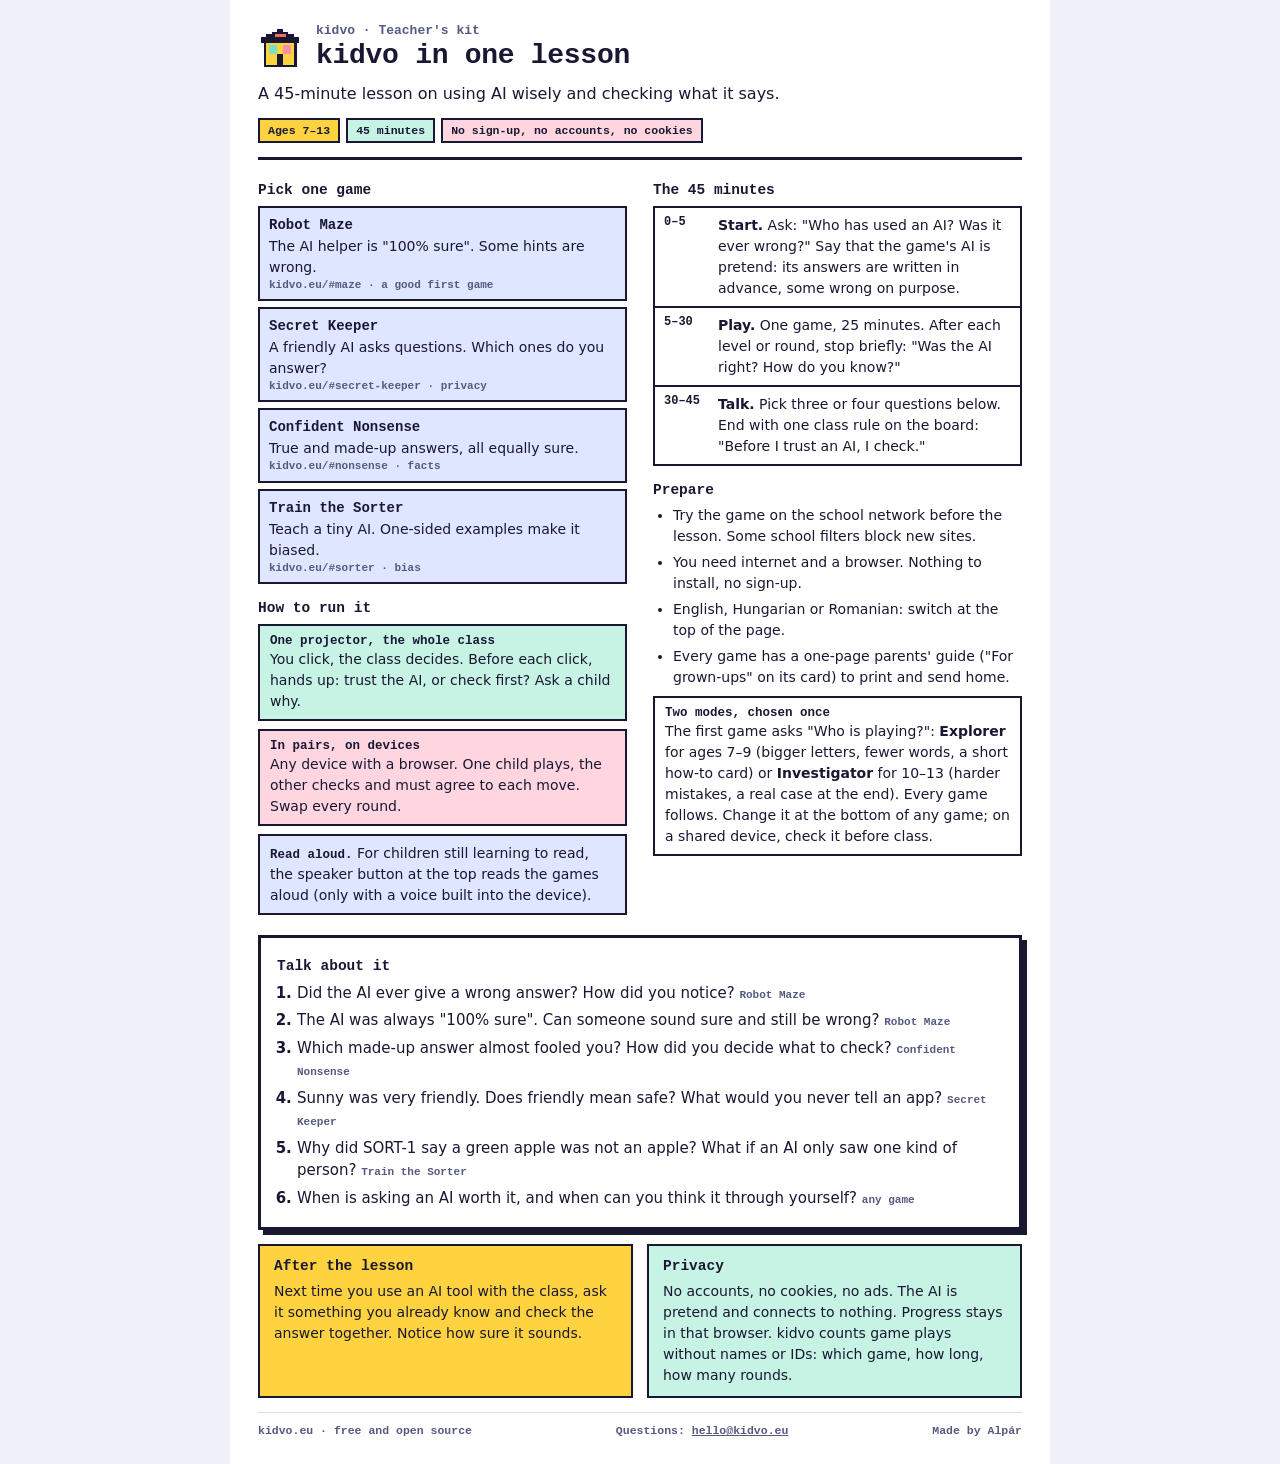
<file: teachers/en.html>
<!doctype html>
<html lang="en">
<head>
<meta charset="utf-8">
<meta http-equiv="Content-Security-Policy" content="default-src 'none'; style-src 'self' https://kidvo.eu 'unsafe-inline'; img-src 'self' https://kidvo.eu data:; form-action 'none'; base-uri 'none'">
<meta name="viewport" content="width=device-width, initial-scale=1">
<title>kidvo in one lesson: a teacher's kit</title>
<style>
  :root { --ink: #191833; --paper: #ffffff; --soft: #555a80; --sun: #ffd23f; --mint: #c6f3e3; --pink: #ffd6e0; --sky: #dfe6ff; --line: #d9dcef;
          --mono: ui-monospace, "SFMono-Regular", Menlo, Consolas, monospace;
          --sans: system-ui, -apple-system, "Segoe UI", Roboto, "Helvetica Neue", Arial, sans-serif; color-scheme: light; }
  * { box-sizing: border-box; }
  html { background: #eef0fa; }
  body { margin: 0 auto; max-width: 820px; padding: 24px 28px 28px; background: var(--paper); color: var(--ink); font: 14px/1.5 var(--sans); }
  header { display: grid; grid-template-columns: auto 1fr; gap: 4px 14px; align-items: center; padding-bottom: 14px; border-bottom: 3px solid var(--ink); }
  .logo { width: 44px; height: 44px; grid-row: span 2; }
  .kicker { font: 800 13px/1 var(--mono); color: var(--soft); }
  h1 { margin: 0; font: 800 28px/1.1 var(--mono); letter-spacing: -.01em; text-wrap: balance; }
  .sub { grid-column: 1 / -1; margin: 6px 0 0; font-size: 16px; }
  .facts { grid-column: 1 / -1; display: flex; flex-wrap: wrap; gap: 6px; margin-top: 8px; }
  .facts span { font: 700 11.5px/1 var(--mono); padding: 5px 8px; border: 2px solid var(--ink); background: var(--sun); }
  .facts span:nth-child(2) { background: var(--mint); }
  .facts span:nth-child(3) { background: var(--pink); }
  .cols { display: grid; grid-template-columns: 1fr 1fr; gap: 6px 26px; margin-top: 6px; }
  section { min-width: 0; }
  h2 { margin: 16px 0 6px; font: 800 14.5px/1.2 var(--mono); }
  p { margin: 0 0 8px; }
  ol, ul { margin: 0 0 8px; padding-left: 20px; display: grid; gap: 5px; }
  li::marker { font-weight: 800; }
  .games { list-style: none; padding: 0; gap: 6px; }
  .games li { border: 2px solid var(--ink); padding: 6px 9px; }
  .games b { font-family: var(--mono); }
  .games .all { background: var(--sky); }
  .games small { display: block; color: var(--soft); font: 700 11px/1.4 var(--mono); }
  .plan { list-style: none; padding: 0; gap: 0; border: 2px solid var(--ink); }
  .plan li { display: grid; grid-template-columns: 46px 1fr; gap: 8px; padding: 7px 9px; }
  .plan li + li { border-top: 2px solid var(--ink); }
  .plan .min { font: 800 12px/1.3 var(--mono); }
  .mode { border: 2px solid var(--ink); padding: 7px 10px; margin-bottom: 8px; }
  .mode b { display: block; font: 800 12.5px/1.3 var(--mono); }
  .mode i { font-style: normal; font-weight: 700; }
  .mode.ex { background: var(--mint); }
  .mode.inv { background: var(--pink); }
  .mode.read { background: var(--sky); }
  .mode.read b { display: inline; }
  .talk { margin-top: 12px; border: 3px solid var(--ink); padding: 4px 16px 10px; box-shadow: 5px 5px 0 var(--ink); }
  .talk ol { gap: 5px; }
  .talk li { font-size: 15px; }
  .talk small { color: var(--soft); font: 700 11px/1 var(--mono); }
  .row { display: grid; grid-template-columns: 1fr 1fr; gap: 14px; margin-top: 14px; }
  .try { padding: 10px 14px; background: var(--sun); border: 2px solid var(--ink); }
  .try.priv { background: var(--mint); }
  .try h2 { margin-top: 2px; }
  .try p:last-child { margin-bottom: 0; }
  footer { margin-top: 14px; padding-top: 10px; border-top: 1px solid var(--line); display: flex; flex-wrap: wrap; justify-content: space-between; gap: 6px 16px; color: var(--soft); font: 600 11.5px/1.4 var(--mono); }
  footer a { color: inherit; }
  @media (max-width: 640px) { body { padding: 16px; } .cols, .row { grid-template-columns: 1fr; } h1 { font-size: 24px; } }
  @page { size: A4; margin: 10mm 13mm; }
  @media print {
    html { background: none; }
    body { max-width: none; padding: 0; font-size: 10px; line-height: 1.32; }
    header { padding-bottom: 8px; }
    h1 { font-size: 21px; }
    .sub { font-size: 13px; }
    h2 { margin-top: 7px; font-size: 12px; }
    .kicker { font-size: 11px; }
    ol, ul { gap: 3px; margin-bottom: 6px; }
    p { margin-bottom: 6px; }
    .games { gap: 4px; }
    .games li { padding: 3px 8px; }
    .plan li { padding: 5px 9px; }
    .mode { padding: 5px 9px; margin-bottom: 6px; }
    .mode b { font-size: 11.5px; }
    .talk { box-shadow: none; margin-top: 10px; }
    .talk li { font-size: 11.5px; }
    .row { margin-top: 10px; }
    footer { margin-top: 10px; }
    * { -webkit-print-color-adjust: exact; print-color-adjust: exact; }
  }
</style>
</head>
<body>
<header>
  <svg class="logo" viewBox="0 0 16 16" shape-rendering="crispEdges" aria-hidden="true"><rect x="7" y="1" width="2" height="1" fill="#191833"/><rect x="5" y="2" width="6" height="1" fill="#191833"/><rect x="3" y="3" width="10" height="1" fill="#191833"/><rect x="1" y="4" width="14" height="2" fill="#191833"/><rect x="6" y="3" width="4" height="1" fill="#ff6b5b"/><rect x="2" y="6" width="12" height="9" fill="#191833"/><rect x="3" y="6" width="10" height="8" fill="#ffd23f"/><rect x="4" y="7" width="3" height="3" fill="#7be0c3"/><rect x="9" y="7" width="3" height="3" fill="#ff8fab"/><rect x="7" y="10" width="2" height="4" fill="#191833"/></svg>
  <div class="kicker">kidvo · Teacher's kit</div>
  <h1>kidvo in one lesson</h1>
  <p class="sub">A 45-minute lesson on using AI wisely and checking what it says.</p>
  <div class="facts"><span>Ages 7–13</span><span>45 minutes</span><span>No sign-up, no accounts, no cookies</span></div>
</header>

<div class="cols">
  <section>
    <h2>Pick one game</h2>
    <ul class="games">
      <li class="all"><b>Robot Maze</b><br>The AI helper is "100% sure". Some hints are wrong.<small>kidvo.eu/#maze · a good first game</small></li>
      <li class="all"><b>Secret Keeper</b><br>A friendly AI asks questions. Which ones do you answer?<small>kidvo.eu/#secret-keeper · privacy</small></li>
      <li class="all"><b>Confident Nonsense</b><br>True and made-up answers, all equally sure.<small>kidvo.eu/#nonsense · facts</small></li>
      <li class="all"><b>Train the Sorter</b><br>Teach a tiny AI. One-sided examples make it biased.<small>kidvo.eu/#sorter · bias</small></li>
    </ul>

    <h2>How to run it</h2>
    <div class="mode ex"><b>One projector, the whole class</b>You click, the class decides. Before each click, hands up: trust the AI, or check first? Ask a child why.</div>
    <div class="mode inv"><b>In pairs, on devices</b>Any device with a browser. One child plays, the other checks and must agree to each move. Swap every round.</div>
    <div class="mode read"><b>Read aloud.</b> For children still learning to read, the speaker button at the top reads the games aloud (only with a voice built into the device).</div>
  </section>

  <section>
    <h2>The 45 minutes</h2>
    <ol class="plan">
      <li><span class="min">0–5</span><span><b>Start.</b> Ask: "Who has used an AI? Was it ever wrong?" Say that the game's AI is pretend: its answers are written in advance, some wrong on purpose.</span></li>
      <li><span class="min">5–30</span><span><b>Play.</b> One game, 25 minutes. After each level or round, stop briefly: "Was the AI right? How do you know?"</span></li>
      <li><span class="min">30–45</span><span><b>Talk.</b> Pick three or four questions below. End with one class rule on the board: "Before I trust an AI, I check."</span></li>
    </ol>

    <h2>Prepare</h2>
    <ul>
      <li>Try the game on the school network before the lesson. Some school filters block new sites.</li>
      <li>You need internet and a browser. Nothing to install, no sign-up.</li>
      <li>English, Hungarian or Romanian: switch at the top of the page.</li>
      <li>Every game has a one-page parents' guide ("For grown-ups" on its card) to print and send home.</li>
    </ul>

    <div class="mode"><b>Two modes, chosen once</b>The first game asks "Who is playing?": <i>Explorer</i> for ages 7–9 (bigger letters, fewer words, a short how-to card) or <i>Investigator</i> for 10–13 (harder mistakes, a real case at the end). Every game follows. Change it at the bottom of any game; on a shared device, check it before class.</div>
  </section>
</div>

<div class="talk">
  <h2>Talk about it</h2>
  <ol>
    <li>Did the AI ever give a wrong answer? How did you notice? <small>Robot Maze</small></li>
    <li>The AI was always "100% sure". Can someone sound sure and still be wrong? <small>Robot Maze</small></li>
    <li>Which made-up answer almost fooled you? How did you decide what to check? <small>Confident Nonsense</small></li>
    <li>Sunny was very friendly. Does friendly mean safe? What would you never tell an app? <small>Secret Keeper</small></li>
    <li>Why did SORT-1 say a green apple was not an apple? What if an AI only saw one kind of person? <small>Train the Sorter</small></li>
    <li>When is asking an AI worth it, and when can you think it through yourself? <small>any game</small></li>
  </ol>
</div>

<div class="row">
  <div class="try">
    <h2>After the lesson</h2>
    <p>Next time you use an AI tool with the class, ask it something you already know and check the answer together. Notice how sure it sounds.</p>
  </div>
  <div class="try priv">
    <h2>Privacy</h2>
    <p>No accounts, no cookies, no ads. The AI is pretend and connects to nothing. Progress stays in that browser. kidvo counts game plays without names or IDs: which game, how long, how many rounds.</p>
  </div>
</div>

<footer><span>kidvo.eu · free and open source</span><span>Questions: <a href="mailto:hello@kidvo.eu">hello@kidvo.eu</a></span><span>Made by Alpár</span></footer>
</body>
</html>
</file>
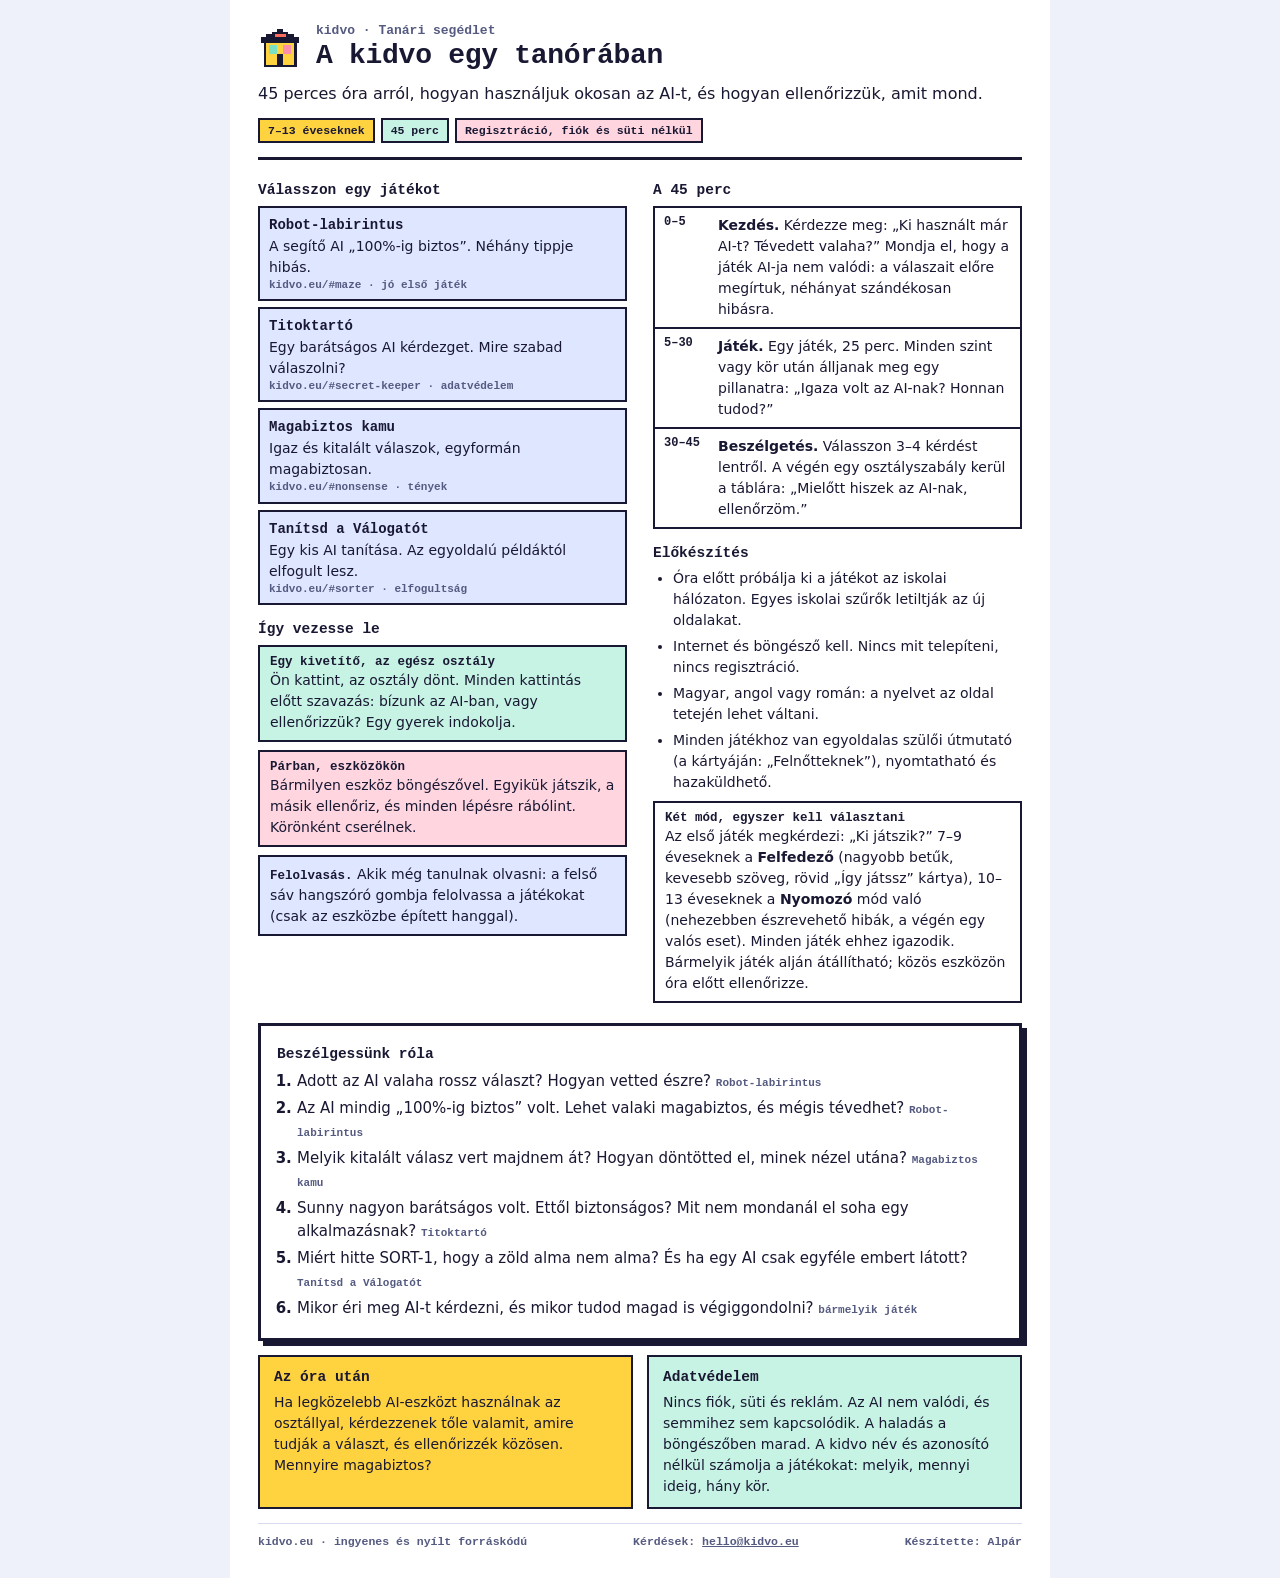
<file: teachers/hu.html>
<!doctype html>
<html lang="hu">
<head>
<meta charset="utf-8">
<meta http-equiv="Content-Security-Policy" content="default-src 'none'; style-src 'self' https://kidvo.eu 'unsafe-inline'; img-src 'self' https://kidvo.eu data:; form-action 'none'; base-uri 'none'">
<meta name="viewport" content="width=device-width, initial-scale=1">
<title>A kidvo egy tanórában: tanári segédlet</title>
<style>
  :root { --ink: #191833; --paper: #ffffff; --soft: #555a80; --sun: #ffd23f; --mint: #c6f3e3; --pink: #ffd6e0; --sky: #dfe6ff; --line: #d9dcef;
          --mono: ui-monospace, "SFMono-Regular", Menlo, Consolas, monospace;
          --sans: system-ui, -apple-system, "Segoe UI", Roboto, "Helvetica Neue", Arial, sans-serif; color-scheme: light; }
  * { box-sizing: border-box; }
  html { background: #eef0fa; }
  body { margin: 0 auto; max-width: 820px; padding: 24px 28px 28px; background: var(--paper); color: var(--ink); font: 14px/1.5 var(--sans); }
  header { display: grid; grid-template-columns: auto 1fr; gap: 4px 14px; align-items: center; padding-bottom: 14px; border-bottom: 3px solid var(--ink); }
  .logo { width: 44px; height: 44px; grid-row: span 2; }
  .kicker { font: 800 13px/1 var(--mono); color: var(--soft); }
  h1 { margin: 0; font: 800 28px/1.1 var(--mono); letter-spacing: -.01em; text-wrap: balance; }
  .sub { grid-column: 1 / -1; margin: 6px 0 0; font-size: 16px; }
  .facts { grid-column: 1 / -1; display: flex; flex-wrap: wrap; gap: 6px; margin-top: 8px; }
  .facts span { font: 700 11.5px/1 var(--mono); padding: 5px 8px; border: 2px solid var(--ink); background: var(--sun); }
  .facts span:nth-child(2) { background: var(--mint); }
  .facts span:nth-child(3) { background: var(--pink); }
  .cols { display: grid; grid-template-columns: 1fr 1fr; gap: 6px 26px; margin-top: 6px; }
  section { min-width: 0; }
  h2 { margin: 16px 0 6px; font: 800 14.5px/1.2 var(--mono); }
  p { margin: 0 0 8px; }
  ol, ul { margin: 0 0 8px; padding-left: 20px; display: grid; gap: 5px; }
  li::marker { font-weight: 800; }
  .games { list-style: none; padding: 0; gap: 6px; }
  .games li { border: 2px solid var(--ink); padding: 6px 9px; }
  .games b { font-family: var(--mono); }
  .games .all { background: var(--sky); }
  .games small { display: block; color: var(--soft); font: 700 11px/1.4 var(--mono); }
  .plan { list-style: none; padding: 0; gap: 0; border: 2px solid var(--ink); }
  .plan li { display: grid; grid-template-columns: 46px 1fr; gap: 8px; padding: 7px 9px; }
  .plan li + li { border-top: 2px solid var(--ink); }
  .plan .min { font: 800 12px/1.3 var(--mono); }
  .mode { border: 2px solid var(--ink); padding: 7px 10px; margin-bottom: 8px; }
  .mode b { display: block; font: 800 12.5px/1.3 var(--mono); }
  .mode i { font-style: normal; font-weight: 700; }
  .mode.ex { background: var(--mint); }
  .mode.inv { background: var(--pink); }
  .mode.read { background: var(--sky); }
  .mode.read b { display: inline; }
  .talk { margin-top: 12px; border: 3px solid var(--ink); padding: 4px 16px 10px; box-shadow: 5px 5px 0 var(--ink); }
  .talk ol { gap: 5px; }
  .talk li { font-size: 15px; }
  .talk small { color: var(--soft); font: 700 11px/1 var(--mono); }
  .row { display: grid; grid-template-columns: 1fr 1fr; gap: 14px; margin-top: 14px; }
  .try { padding: 10px 14px; background: var(--sun); border: 2px solid var(--ink); }
  .try.priv { background: var(--mint); }
  .try h2 { margin-top: 2px; }
  .try p:last-child { margin-bottom: 0; }
  footer { margin-top: 14px; padding-top: 10px; border-top: 1px solid var(--line); display: flex; flex-wrap: wrap; justify-content: space-between; gap: 6px 16px; color: var(--soft); font: 600 11.5px/1.4 var(--mono); }
  footer a { color: inherit; }
  @media (max-width: 640px) { body { padding: 16px; } .cols, .row { grid-template-columns: 1fr; } h1 { font-size: 24px; } }
  @page { size: A4; margin: 10mm 13mm; }
  @media print {
    html { background: none; }
    body { max-width: none; padding: 0; font-size: 10px; line-height: 1.32; }
    header { padding-bottom: 8px; }
    h1 { font-size: 21px; }
    .sub { font-size: 13px; }
    h2 { margin-top: 7px; font-size: 12px; }
    .kicker { font-size: 11px; }
    ol, ul { gap: 3px; margin-bottom: 6px; }
    p { margin-bottom: 6px; }
    .games { gap: 4px; }
    .games li { padding: 3px 8px; }
    .plan li { padding: 5px 9px; }
    .mode { padding: 5px 9px; margin-bottom: 6px; }
    .mode b { font-size: 11.5px; }
    .talk { box-shadow: none; margin-top: 10px; }
    .talk li { font-size: 11.5px; }
    .row { margin-top: 10px; }
    footer { margin-top: 10px; }
    * { -webkit-print-color-adjust: exact; print-color-adjust: exact; }
  }
</style>
</head>
<body>
<header>
  <svg class="logo" viewBox="0 0 16 16" shape-rendering="crispEdges" aria-hidden="true"><rect x="7" y="1" width="2" height="1" fill="#191833"/><rect x="5" y="2" width="6" height="1" fill="#191833"/><rect x="3" y="3" width="10" height="1" fill="#191833"/><rect x="1" y="4" width="14" height="2" fill="#191833"/><rect x="6" y="3" width="4" height="1" fill="#ff6b5b"/><rect x="2" y="6" width="12" height="9" fill="#191833"/><rect x="3" y="6" width="10" height="8" fill="#ffd23f"/><rect x="4" y="7" width="3" height="3" fill="#7be0c3"/><rect x="9" y="7" width="3" height="3" fill="#ff8fab"/><rect x="7" y="10" width="2" height="4" fill="#191833"/></svg>
  <div class="kicker">kidvo · Tanári segédlet</div>
  <h1>A kidvo egy tanórában</h1>
  <p class="sub">45 perces óra arról, hogyan használjuk okosan az AI-t, és hogyan ellenőrizzük, amit mond.</p>
  <div class="facts"><span>7–13 éveseknek</span><span>45 perc</span><span>Regisztráció, fiók és süti nélkül</span></div>
</header>

<div class="cols">
  <section>
    <h2>Válasszon egy játékot</h2>
    <ul class="games">
      <li class="all"><b>Robot-labirintus</b><br>A segítő AI „100%-ig biztos”. Néhány tippje hibás.<small>kidvo.eu/#maze · jó első játék</small></li>
      <li class="all"><b>Titoktartó</b><br>Egy barátságos AI kérdezget. Mire szabad válaszolni?<small>kidvo.eu/#secret-keeper · adatvédelem</small></li>
      <li class="all"><b>Magabiztos kamu</b><br>Igaz és kitalált válaszok, egyformán magabiztosan.<small>kidvo.eu/#nonsense · tények</small></li>
      <li class="all"><b>Tanítsd a Válogatót</b><br>Egy kis AI tanítása. Az egyoldalú példáktól elfogult lesz.<small>kidvo.eu/#sorter · elfogultság</small></li>
    </ul>

    <h2>Így vezesse le</h2>
    <div class="mode ex"><b>Egy kivetítő, az egész osztály</b>Ön kattint, az osztály dönt. Minden kattintás előtt szavazás: bízunk az AI-ban, vagy ellenőrizzük? Egy gyerek indokolja.</div>
    <div class="mode inv"><b>Párban, eszközökön</b>Bármilyen eszköz böngészővel. Egyikük játszik, a másik ellenőriz, és minden lépésre rábólint. Körönként cserélnek.</div>
    <div class="mode read"><b>Felolvasás.</b> Akik még tanulnak olvasni: a felső sáv hangszóró gombja felolvassa a játékokat (csak az eszközbe épített hanggal).</div>
  </section>

  <section>
    <h2>A 45 perc</h2>
    <ol class="plan">
      <li><span class="min">0–5</span><span><b>Kezdés.</b> Kérdezze meg: „Ki használt már AI-t? Tévedett valaha?” Mondja el, hogy a játék AI-ja nem valódi: a válaszait előre megírtuk, néhányat szándékosan hibásra.</span></li>
      <li><span class="min">5–30</span><span><b>Játék.</b> Egy játék, 25 perc. Minden szint vagy kör után álljanak meg egy pillanatra: „Igaza volt az AI-nak? Honnan tudod?”</span></li>
      <li><span class="min">30–45</span><span><b>Beszélgetés.</b> Válasszon 3–4 kérdést lentről. A végén egy osztályszabály kerül a táblára: „Mielőtt hiszek az AI-nak, ellenőrzöm.”</span></li>
    </ol>

    <h2>Előkészítés</h2>
    <ul>
      <li>Óra előtt próbálja ki a játékot az iskolai hálózaton. Egyes iskolai szűrők letiltják az új oldalakat.</li>
      <li>Internet és böngésző kell. Nincs mit telepíteni, nincs regisztráció.</li>
      <li>Magyar, angol vagy román: a nyelvet az oldal tetején lehet váltani.</li>
      <li>Minden játékhoz van egyoldalas szülői útmutató (a kártyáján: „Felnőtteknek”), nyomtatható és hazaküldhető.</li>
    </ul>

    <div class="mode"><b>Két mód, egyszer kell választani</b>Az első játék megkérdezi: „Ki játszik?” 7–9 éveseknek a <i>Felfedező</i> (nagyobb betűk, kevesebb szöveg, rövid „Így játssz” kártya), 10–13 éveseknek a <i>Nyomozó</i> mód való (nehezebben észrevehető hibák, a végén egy valós eset). Minden játék ehhez igazodik. Bármelyik játék alján átállítható; közös eszközön óra előtt ellenőrizze.</div>
  </section>
</div>

<div class="talk">
  <h2>Beszélgessünk róla</h2>
  <ol>
    <li>Adott az AI valaha rossz választ? Hogyan vetted észre? <small>Robot-labirintus</small></li>
    <li>Az AI mindig „100%-ig biztos” volt. Lehet valaki magabiztos, és mégis tévedhet? <small>Robot-labirintus</small></li>
    <li>Melyik kitalált válasz vert majdnem át? Hogyan döntötted el, minek nézel utána? <small>Magabiztos kamu</small></li>
    <li>Sunny nagyon barátságos volt. Ettől biztonságos? Mit nem mondanál el soha egy alkalmazásnak? <small>Titoktartó</small></li>
    <li>Miért hitte SORT-1, hogy a zöld alma nem alma? És ha egy AI csak egyféle embert látott? <small>Tanítsd a Válogatót</small></li>
    <li>Mikor éri meg AI-t kérdezni, és mikor tudod magad is végiggondolni? <small>bármelyik játék</small></li>
  </ol>
</div>

<div class="row">
  <div class="try">
    <h2>Az óra után</h2>
    <p>Ha legközelebb AI-eszközt használnak az osztállyal, kérdezzenek tőle valamit, amire tudják a választ, és ellenőrizzék közösen. Mennyire magabiztos?</p>
  </div>
  <div class="try priv">
    <h2>Adatvédelem</h2>
    <p>Nincs fiók, süti és reklám. Az AI nem valódi, és semmihez sem kapcsolódik. A haladás a böngészőben marad. A kidvo név és azonosító nélkül számolja a játékokat: melyik, mennyi ideig, hány kör.</p>
  </div>
</div>

<footer><span>kidvo.eu · ingyenes és nyílt forráskódú</span><span>Kérdések: <a href="mailto:hello@kidvo.eu">hello@kidvo.eu</a></span><span>Készítette: Alpár</span></footer>
</body>
</html>
</file>
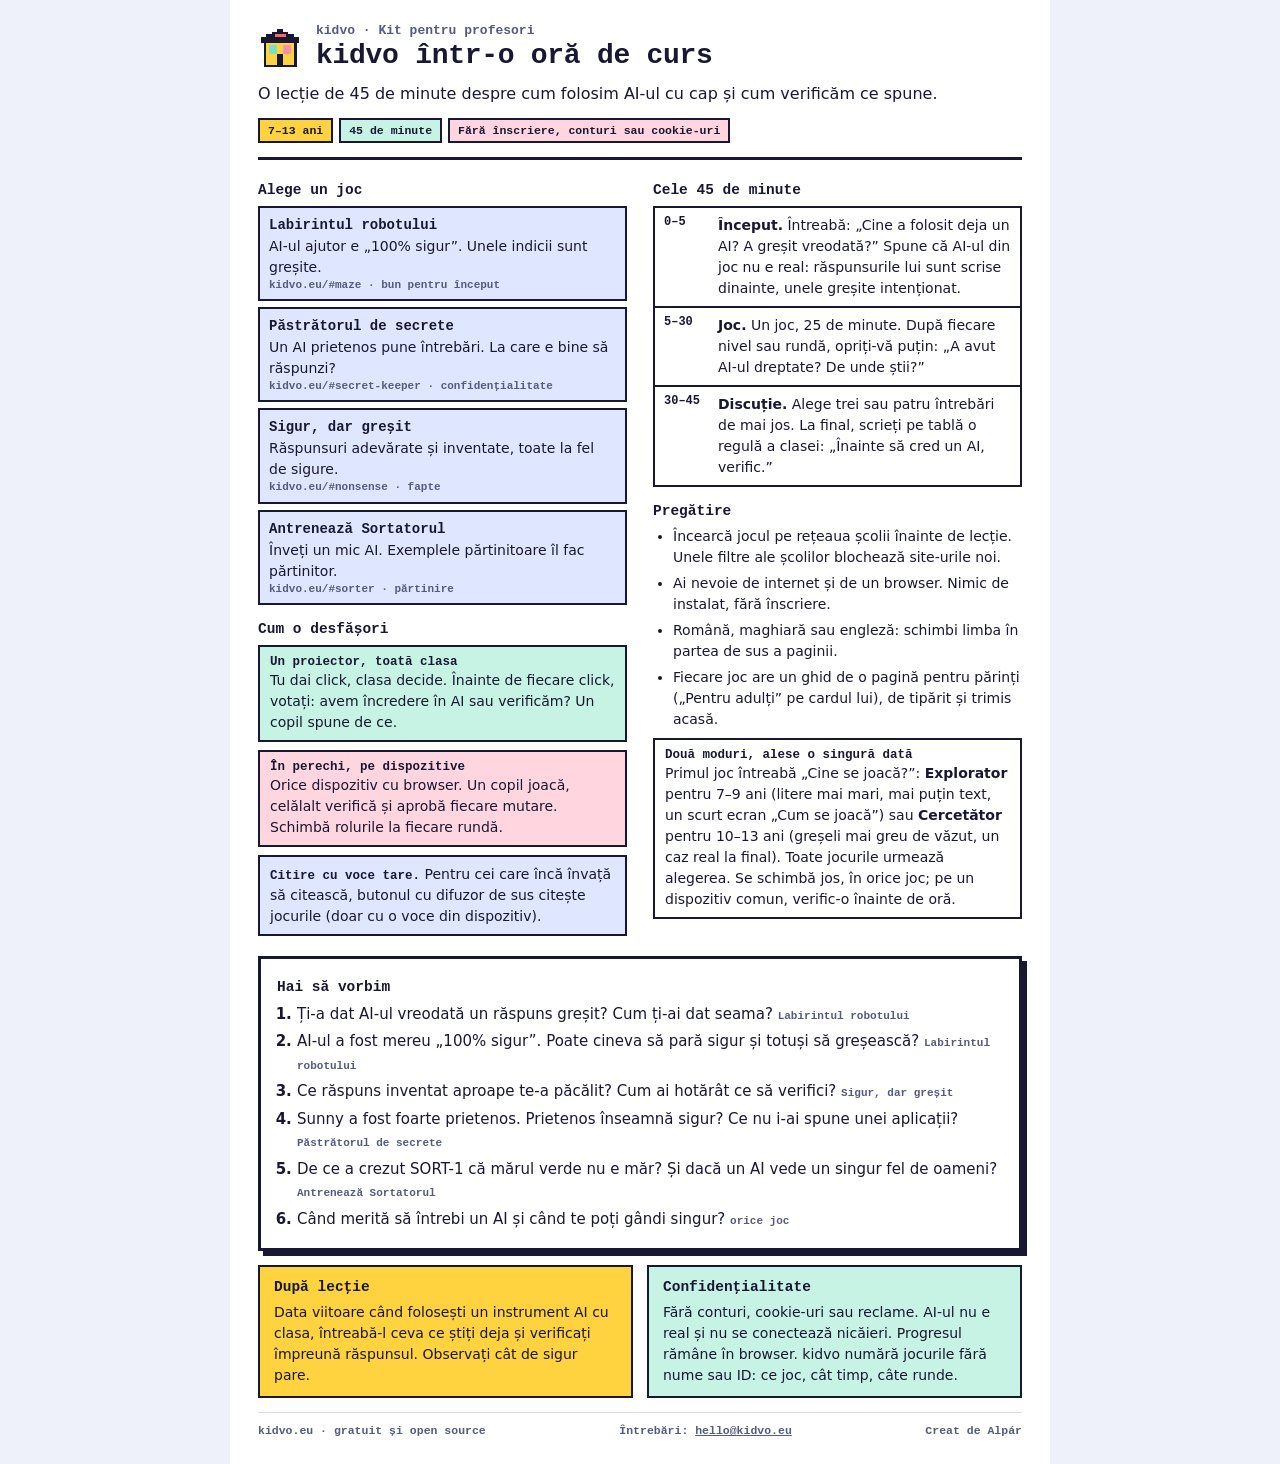
<file: teachers/ro.html>
<!doctype html>
<html lang="ro">
<head>
<meta charset="utf-8">
<meta http-equiv="Content-Security-Policy" content="default-src 'none'; style-src 'self' https://kidvo.eu 'unsafe-inline'; img-src 'self' https://kidvo.eu data:; form-action 'none'; base-uri 'none'">
<meta name="viewport" content="width=device-width, initial-scale=1">
<title>kidvo într-o oră de curs: kit pentru profesori</title>
<style>
  :root { --ink: #191833; --paper: #ffffff; --soft: #555a80; --sun: #ffd23f; --mint: #c6f3e3; --pink: #ffd6e0; --sky: #dfe6ff; --line: #d9dcef;
          --mono: ui-monospace, "SFMono-Regular", Menlo, Consolas, monospace;
          --sans: system-ui, -apple-system, "Segoe UI", Roboto, "Helvetica Neue", Arial, sans-serif; color-scheme: light; }
  * { box-sizing: border-box; }
  html { background: #eef0fa; }
  body { margin: 0 auto; max-width: 820px; padding: 24px 28px 28px; background: var(--paper); color: var(--ink); font: 14px/1.5 var(--sans); }
  header { display: grid; grid-template-columns: auto 1fr; gap: 4px 14px; align-items: center; padding-bottom: 14px; border-bottom: 3px solid var(--ink); }
  .logo { width: 44px; height: 44px; grid-row: span 2; }
  .kicker { font: 800 13px/1 var(--mono); color: var(--soft); }
  h1 { margin: 0; font: 800 28px/1.1 var(--mono); letter-spacing: -.01em; text-wrap: balance; }
  .sub { grid-column: 1 / -1; margin: 6px 0 0; font-size: 16px; }
  .facts { grid-column: 1 / -1; display: flex; flex-wrap: wrap; gap: 6px; margin-top: 8px; }
  .facts span { font: 700 11.5px/1 var(--mono); padding: 5px 8px; border: 2px solid var(--ink); background: var(--sun); }
  .facts span:nth-child(2) { background: var(--mint); }
  .facts span:nth-child(3) { background: var(--pink); }
  .cols { display: grid; grid-template-columns: 1fr 1fr; gap: 6px 26px; margin-top: 6px; }
  section { min-width: 0; }
  h2 { margin: 16px 0 6px; font: 800 14.5px/1.2 var(--mono); }
  p { margin: 0 0 8px; }
  ol, ul { margin: 0 0 8px; padding-left: 20px; display: grid; gap: 5px; }
  li::marker { font-weight: 800; }
  .games { list-style: none; padding: 0; gap: 6px; }
  .games li { border: 2px solid var(--ink); padding: 6px 9px; }
  .games b { font-family: var(--mono); }
  .games .all { background: var(--sky); }
  .games small { display: block; color: var(--soft); font: 700 11px/1.4 var(--mono); }
  .plan { list-style: none; padding: 0; gap: 0; border: 2px solid var(--ink); }
  .plan li { display: grid; grid-template-columns: 46px 1fr; gap: 8px; padding: 7px 9px; }
  .plan li + li { border-top: 2px solid var(--ink); }
  .plan .min { font: 800 12px/1.3 var(--mono); }
  .mode { border: 2px solid var(--ink); padding: 7px 10px; margin-bottom: 8px; }
  .mode b { display: block; font: 800 12.5px/1.3 var(--mono); }
  .mode i { font-style: normal; font-weight: 700; }
  .mode.ex { background: var(--mint); }
  .mode.inv { background: var(--pink); }
  .mode.read { background: var(--sky); }
  .mode.read b { display: inline; }
  .talk { margin-top: 12px; border: 3px solid var(--ink); padding: 4px 16px 10px; box-shadow: 5px 5px 0 var(--ink); }
  .talk ol { gap: 5px; }
  .talk li { font-size: 15px; }
  .talk small { color: var(--soft); font: 700 11px/1 var(--mono); }
  .row { display: grid; grid-template-columns: 1fr 1fr; gap: 14px; margin-top: 14px; }
  .try { padding: 10px 14px; background: var(--sun); border: 2px solid var(--ink); }
  .try.priv { background: var(--mint); }
  .try h2 { margin-top: 2px; }
  .try p:last-child { margin-bottom: 0; }
  footer { margin-top: 14px; padding-top: 10px; border-top: 1px solid var(--line); display: flex; flex-wrap: wrap; justify-content: space-between; gap: 6px 16px; color: var(--soft); font: 600 11.5px/1.4 var(--mono); }
  footer a { color: inherit; }
  @media (max-width: 640px) { body { padding: 16px; } .cols, .row { grid-template-columns: 1fr; } h1 { font-size: 24px; } }
  @page { size: A4; margin: 10mm 13mm; }
  @media print {
    html { background: none; }
    body { max-width: none; padding: 0; font-size: 10px; line-height: 1.32; }
    header { padding-bottom: 8px; }
    h1 { font-size: 21px; }
    .sub { font-size: 13px; }
    h2 { margin-top: 7px; font-size: 12px; }
    .kicker { font-size: 11px; }
    ol, ul { gap: 3px; margin-bottom: 6px; }
    p { margin-bottom: 6px; }
    .games { gap: 4px; }
    .games li { padding: 3px 8px; }
    .plan li { padding: 5px 9px; }
    .mode { padding: 5px 9px; margin-bottom: 6px; }
    .mode b { font-size: 11.5px; }
    .talk { box-shadow: none; margin-top: 10px; }
    .talk li { font-size: 11.5px; }
    .row { margin-top: 10px; }
    footer { margin-top: 10px; }
    * { -webkit-print-color-adjust: exact; print-color-adjust: exact; }
  }
</style>
</head>
<body>
<header>
  <svg class="logo" viewBox="0 0 16 16" shape-rendering="crispEdges" aria-hidden="true"><rect x="7" y="1" width="2" height="1" fill="#191833"/><rect x="5" y="2" width="6" height="1" fill="#191833"/><rect x="3" y="3" width="10" height="1" fill="#191833"/><rect x="1" y="4" width="14" height="2" fill="#191833"/><rect x="6" y="3" width="4" height="1" fill="#ff6b5b"/><rect x="2" y="6" width="12" height="9" fill="#191833"/><rect x="3" y="6" width="10" height="8" fill="#ffd23f"/><rect x="4" y="7" width="3" height="3" fill="#7be0c3"/><rect x="9" y="7" width="3" height="3" fill="#ff8fab"/><rect x="7" y="10" width="2" height="4" fill="#191833"/></svg>
  <div class="kicker">kidvo · Kit pentru profesori</div>
  <h1>kidvo într-o oră de curs</h1>
  <p class="sub">O lecție de 45 de minute despre cum folosim AI-ul cu cap și cum verificăm ce spune.</p>
  <div class="facts"><span>7–13 ani</span><span>45 de minute</span><span>Fără înscriere, conturi sau cookie-uri</span></div>
</header>

<div class="cols">
  <section>
    <h2>Alege un joc</h2>
    <ul class="games">
      <li class="all"><b>Labirintul robotului</b><br>AI-ul ajutor e „100% sigur”. Unele indicii sunt greșite.<small>kidvo.eu/#maze · bun pentru început</small></li>
      <li class="all"><b>Păstrătorul de secrete</b><br>Un AI prietenos pune întrebări. La care e bine să răspunzi?<small>kidvo.eu/#secret-keeper · confidențialitate</small></li>
      <li class="all"><b>Sigur, dar greșit</b><br>Răspunsuri adevărate și inventate, toate la fel de sigure.<small>kidvo.eu/#nonsense · fapte</small></li>
      <li class="all"><b>Antrenează Sortatorul</b><br>Înveți un mic AI. Exemplele părtinitoare îl fac părtinitor.<small>kidvo.eu/#sorter · părtinire</small></li>
    </ul>

    <h2>Cum o desfășori</h2>
    <div class="mode ex"><b>Un proiector, toată clasa</b>Tu dai click, clasa decide. Înainte de fiecare click, votați: avem încredere în AI sau verificăm? Un copil spune de ce.</div>
    <div class="mode inv"><b>În perechi, pe dispozitive</b>Orice dispozitiv cu browser. Un copil joacă, celălalt verifică și aprobă fiecare mutare. Schimbă rolurile la fiecare rundă.</div>
    <div class="mode read"><b>Citire cu voce tare.</b> Pentru cei care încă învață să citească, butonul cu difuzor de sus citește jocurile (doar cu o voce din dispozitiv).</div>
  </section>

  <section>
    <h2>Cele 45 de minute</h2>
    <ol class="plan">
      <li><span class="min">0–5</span><span><b>Început.</b> Întreabă: „Cine a folosit deja un AI? A greșit vreodată?” Spune că AI-ul din joc nu e real: răspunsurile lui sunt scrise dinainte, unele greșite intenționat.</span></li>
      <li><span class="min">5–30</span><span><b>Joc.</b> Un joc, 25 de minute. După fiecare nivel sau rundă, opriți-vă puțin: „A avut AI-ul dreptate? De unde știi?”</span></li>
      <li><span class="min">30–45</span><span><b>Discuție.</b> Alege trei sau patru întrebări de mai jos. La final, scrieți pe tablă o regulă a clasei: „Înainte să cred un AI, verific.”</span></li>
    </ol>

    <h2>Pregătire</h2>
    <ul>
      <li>Încearcă jocul pe rețeaua școlii înainte de lecție. Unele filtre ale școlilor blochează site-urile noi.</li>
      <li>Ai nevoie de internet și de un browser. Nimic de instalat, fără înscriere.</li>
      <li>Română, maghiară sau engleză: schimbi limba în partea de sus a paginii.</li>
      <li>Fiecare joc are un ghid de o pagină pentru părinți („Pentru adulți” pe cardul lui), de tipărit și trimis acasă.</li>
    </ul>

    <div class="mode"><b>Două moduri, alese o singură dată</b>Primul joc întreabă „Cine se joacă?”: <i>Explorator</i> pentru 7–9 ani (litere mai mari, mai puțin text, un scurt ecran „Cum se joacă”) sau <i>Cercetător</i> pentru 10–13 ani (greșeli mai greu de văzut, un caz real la final). Toate jocurile urmează alegerea. Se schimbă jos, în orice joc; pe un dispozitiv comun, verific-o înainte de oră.</div>
  </section>
</div>

<div class="talk">
  <h2>Hai să vorbim</h2>
  <ol>
    <li>Ți-a dat AI-ul vreodată un răspuns greșit? Cum ți-ai dat seama? <small>Labirintul robotului</small></li>
    <li>AI-ul a fost mereu „100% sigur”. Poate cineva să pară sigur și totuși să greșească? <small>Labirintul robotului</small></li>
    <li>Ce răspuns inventat aproape te-a păcălit? Cum ai hotărât ce să verifici? <small>Sigur, dar greșit</small></li>
    <li>Sunny a fost foarte prietenos. Prietenos înseamnă sigur? Ce nu i-ai spune unei aplicații? <small>Păstrătorul de secrete</small></li>
    <li>De ce a crezut SORT-1 că mărul verde nu e măr? Și dacă un AI vede un singur fel de oameni? <small>Antrenează Sortatorul</small></li>
    <li>Când merită să întrebi un AI și când te poți gândi singur? <small>orice joc</small></li>
  </ol>
</div>

<div class="row">
  <div class="try">
    <h2>După lecție</h2>
    <p>Data viitoare când folosești un instrument AI cu clasa, întreabă-l ceva ce știți deja și verificați împreună răspunsul. Observați cât de sigur pare.</p>
  </div>
  <div class="try priv">
    <h2>Confidențialitate</h2>
    <p>Fără conturi, cookie-uri sau reclame. AI-ul nu e real și nu se conectează nicăieri. Progresul rămâne în browser. kidvo numără jocurile fără nume sau ID: ce joc, cât timp, câte runde.</p>
  </div>
</div>

<footer><span>kidvo.eu · gratuit și open source</span><span>Întrebări: <a href="mailto:hello@kidvo.eu">hello@kidvo.eu</a></span><span>Creat de Alpár</span></footer>
</body>
</html>
</file>
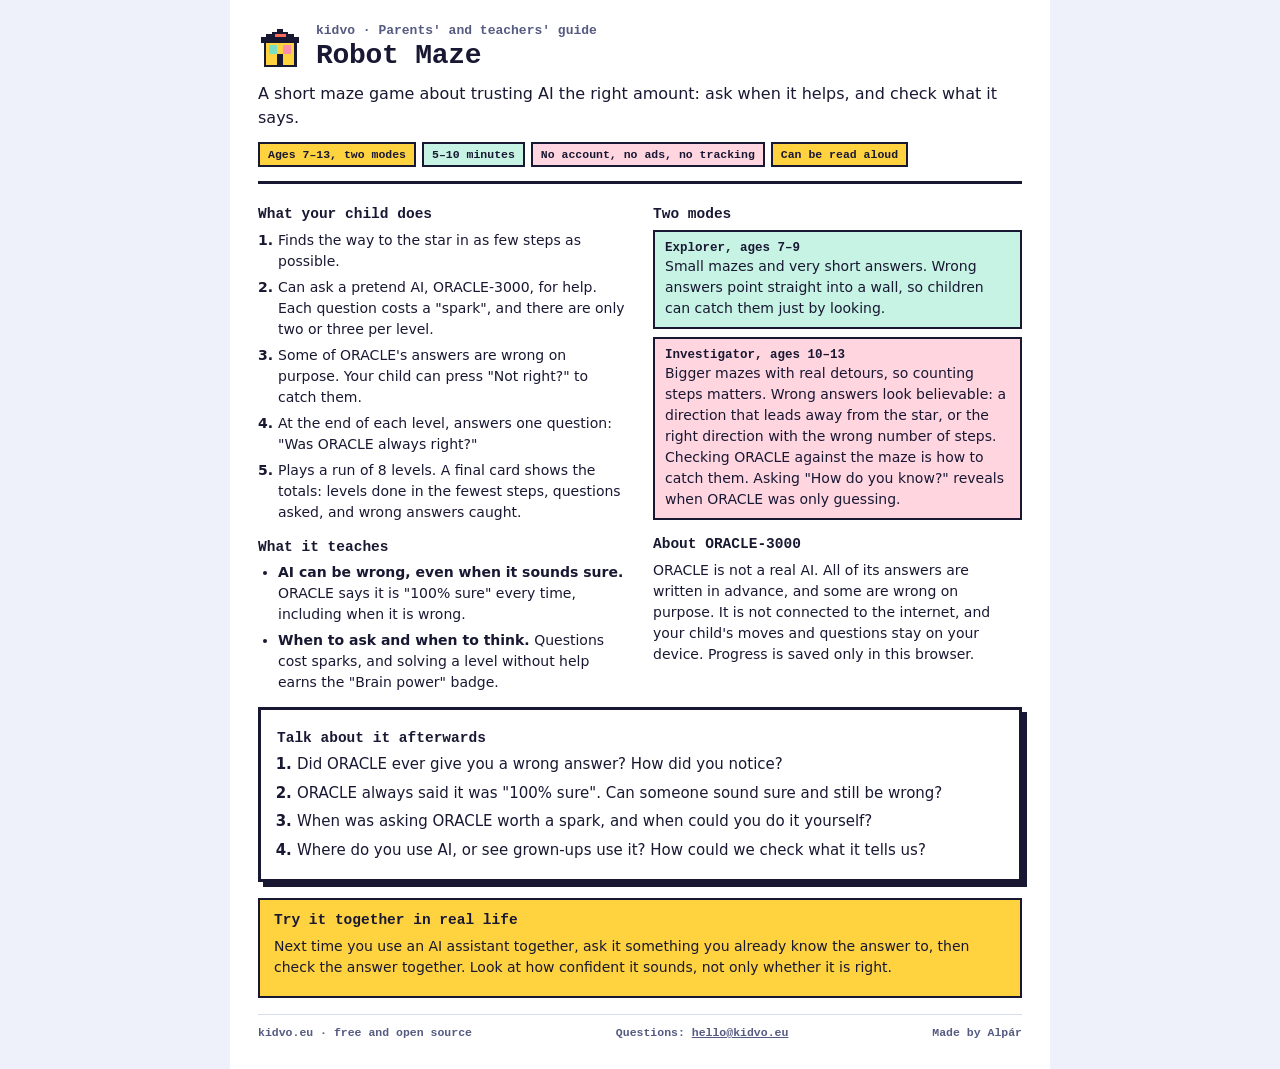
<file: apps/maze/parents/en.html>
<!doctype html>
<html lang="en">
<head>
<meta charset="utf-8">
<meta http-equiv="Content-Security-Policy" content="default-src 'none'; style-src 'self' https://kidvo.eu 'unsafe-inline'; img-src 'self' https://kidvo.eu data:; form-action 'none'; base-uri 'none'">
<meta name="viewport" content="width=device-width, initial-scale=1">
<title>Robot Maze: a guide for parents and teachers</title>
<style>
  :root { --ink: #191833; --paper: #ffffff; --soft: #555a80; --sun: #ffd23f; --mint: #c6f3e3; --pink: #ffd6e0; --line: #d9dcef;
          --mono: ui-monospace, "SFMono-Regular", Menlo, Consolas, monospace;
          --sans: system-ui, -apple-system, "Segoe UI", Roboto, "Helvetica Neue", Arial, sans-serif; color-scheme: light; }
  * { box-sizing: border-box; }
  html { background: #eef0fa; }
  body { margin: 0 auto; max-width: 820px; padding: 24px 28px 28px; background: var(--paper); color: var(--ink); font: 14px/1.5 var(--sans); }
  header { display: grid; grid-template-columns: auto 1fr; gap: 4px 14px; align-items: center; padding-bottom: 14px; border-bottom: 3px solid var(--ink); }
  .logo { width: 44px; height: 44px; grid-row: span 2; }
  .kicker { font: 800 13px/1 var(--mono); color: var(--soft); }
  h1 { margin: 0; font: 800 28px/1.1 var(--mono); letter-spacing: -.01em; text-wrap: balance; }
  .sub { grid-column: 1 / -1; margin: 6px 0 0; font-size: 16px; }
  .facts { grid-column: 1 / -1; display: flex; flex-wrap: wrap; gap: 6px; margin-top: 8px; }
  .facts span { font: 700 11.5px/1 var(--mono); padding: 5px 8px; border: 2px solid var(--ink); background: var(--sun); }
  .facts span:nth-child(2) { background: var(--mint); }
  .facts span:nth-child(3) { background: var(--pink); }
  .cols { display: grid; grid-template-columns: 1fr 1fr; gap: 6px 26px; margin-top: 6px; }
  section { min-width: 0; }
  h2 { margin: 16px 0 6px; font: 800 14.5px/1.2 var(--mono); }
  p { margin: 0 0 8px; }
  ol, ul { margin: 0 0 8px; padding-left: 20px; display: grid; gap: 5px; }
  li::marker { font-weight: 800; }
  .mode { border: 2px solid var(--ink); padding: 8px 10px; margin-bottom: 8px; }
  .mode b { display: block; font: 800 12.5px/1.3 var(--mono); }
  .mode.ex { background: var(--mint); }
  .mode.inv { background: var(--pink); }
  .talk { margin-top: 6px; border: 3px solid var(--ink); padding: 4px 16px 10px; box-shadow: 5px 5px 0 var(--ink); }
  .talk ol { gap: 6px; }
  .talk li { font-size: 15px; }
  .try { margin-top: 16px; padding: 10px 14px; background: var(--sun); border: 2px solid var(--ink); }
  .try h2 { margin-top: 2px; }
  footer { margin-top: 16px; padding-top: 10px; border-top: 1px solid var(--line); display: flex; flex-wrap: wrap; justify-content: space-between; gap: 6px 16px; color: var(--soft); font: 600 11.5px/1.4 var(--mono); }
  footer a { color: inherit; }
  @media (max-width: 640px) { body { padding: 16px; } .cols { grid-template-columns: 1fr; } h1 { font-size: 24px; } }
  @page { size: A4; margin: 12mm 14mm; }
  @media print {
    html { background: none; }
    body { max-width: none; padding: 0; font-size: 12.5px; }
    h1 { font-size: 24px; }
    .talk { box-shadow: none; }
    .talk li { font-size: 13.5px; }
    * { -webkit-print-color-adjust: exact; print-color-adjust: exact; }
  }
</style>
</head>
<body>
<header>
  <svg class="logo" viewBox="0 0 16 16" shape-rendering="crispEdges" aria-hidden="true"><rect x="7" y="1" width="2" height="1" fill="#191833"/><rect x="5" y="2" width="6" height="1" fill="#191833"/><rect x="3" y="3" width="10" height="1" fill="#191833"/><rect x="1" y="4" width="14" height="2" fill="#191833"/><rect x="6" y="3" width="4" height="1" fill="#ff6b5b"/><rect x="2" y="6" width="12" height="9" fill="#191833"/><rect x="3" y="6" width="10" height="8" fill="#ffd23f"/><rect x="4" y="7" width="3" height="3" fill="#7be0c3"/><rect x="9" y="7" width="3" height="3" fill="#ff8fab"/><rect x="7" y="10" width="2" height="4" fill="#191833"/></svg>
  <div class="kicker">kidvo · Parents' and teachers' guide</div>
  <h1>Robot Maze</h1>
  <p class="sub">A short maze game about trusting AI the right amount: ask when it helps, and check what it says.</p>
  <div class="facts"><span>Ages 7–13, two modes</span><span>5–10 minutes</span><span>No account, no ads, no tracking</span><span>Can be read aloud</span></div>
</header>

<div class="cols">
  <section>
    <h2>What your child does</h2>
    <ol><li>Finds the way to the star in as few steps as possible.</li><li>Can ask a pretend AI, ORACLE-3000, for help. Each question costs a "spark", and there are only two or three per level.</li><li>Some of ORACLE's answers are wrong on purpose. Your child can press "Not right?" to catch them.</li><li>At the end of each level, answers one question: "Was ORACLE always right?"</li><li>Plays a run of 8 levels. A final card shows the totals: levels done in the fewest steps, questions asked, and wrong answers caught.</li></ol>
    <h2>What it teaches</h2>
    <ul><li><b>AI can be wrong, even when it sounds sure.</b> ORACLE says it is "100% sure" every time, including when it is wrong.</li><li><b>When to ask and when to think.</b> Questions cost sparks, and solving a level without help earns the "Brain power" badge.</li></ul>
  </section>
  <section>
    <h2>Two modes</h2>
    <div class="mode ex"><b>Explorer, ages 7–9</b>Small mazes and very short answers. Wrong answers point straight into a wall, so children can catch them just by looking.</div>
    <div class="mode inv"><b>Investigator, ages 10–13</b>Bigger mazes with real detours, so counting steps matters. Wrong answers look believable: a direction that leads away from the star, or the right direction with the wrong number of steps. Checking ORACLE against the maze is how to catch them. Asking "How do you know?" reveals when ORACLE was only guessing.</div>
    <h2>About ORACLE-3000</h2>
    <p>ORACLE is not a real AI. All of its answers are written in advance, and some are wrong on purpose. It is not connected to the internet, and your child's moves and questions stay on your device. Progress is saved only in this browser.</p>
  </section>
</div>

<div class="talk">
  <h2>Talk about it afterwards</h2>
  <ol><li>Did ORACLE ever give you a wrong answer? How did you notice?</li><li>ORACLE always said it was "100% sure". Can someone sound sure and still be wrong?</li><li>When was asking ORACLE worth a spark, and when could you do it yourself?</li><li>Where do you use AI, or see grown-ups use it? How could we check what it tells us?</li></ol>
</div>

<div class="try">
  <h2>Try it together in real life</h2>
  <p>Next time you use an AI assistant together, ask it something you already know the answer to, then check the answer together. Look at how confident it sounds, not only whether it is right.</p>
</div>

<footer><span>kidvo.eu · free and open source</span><span>Questions: <a href="mailto:hello@kidvo.eu">hello@kidvo.eu</a></span><span>Made by Alpár</span></footer>
</body>
</html>
</file>
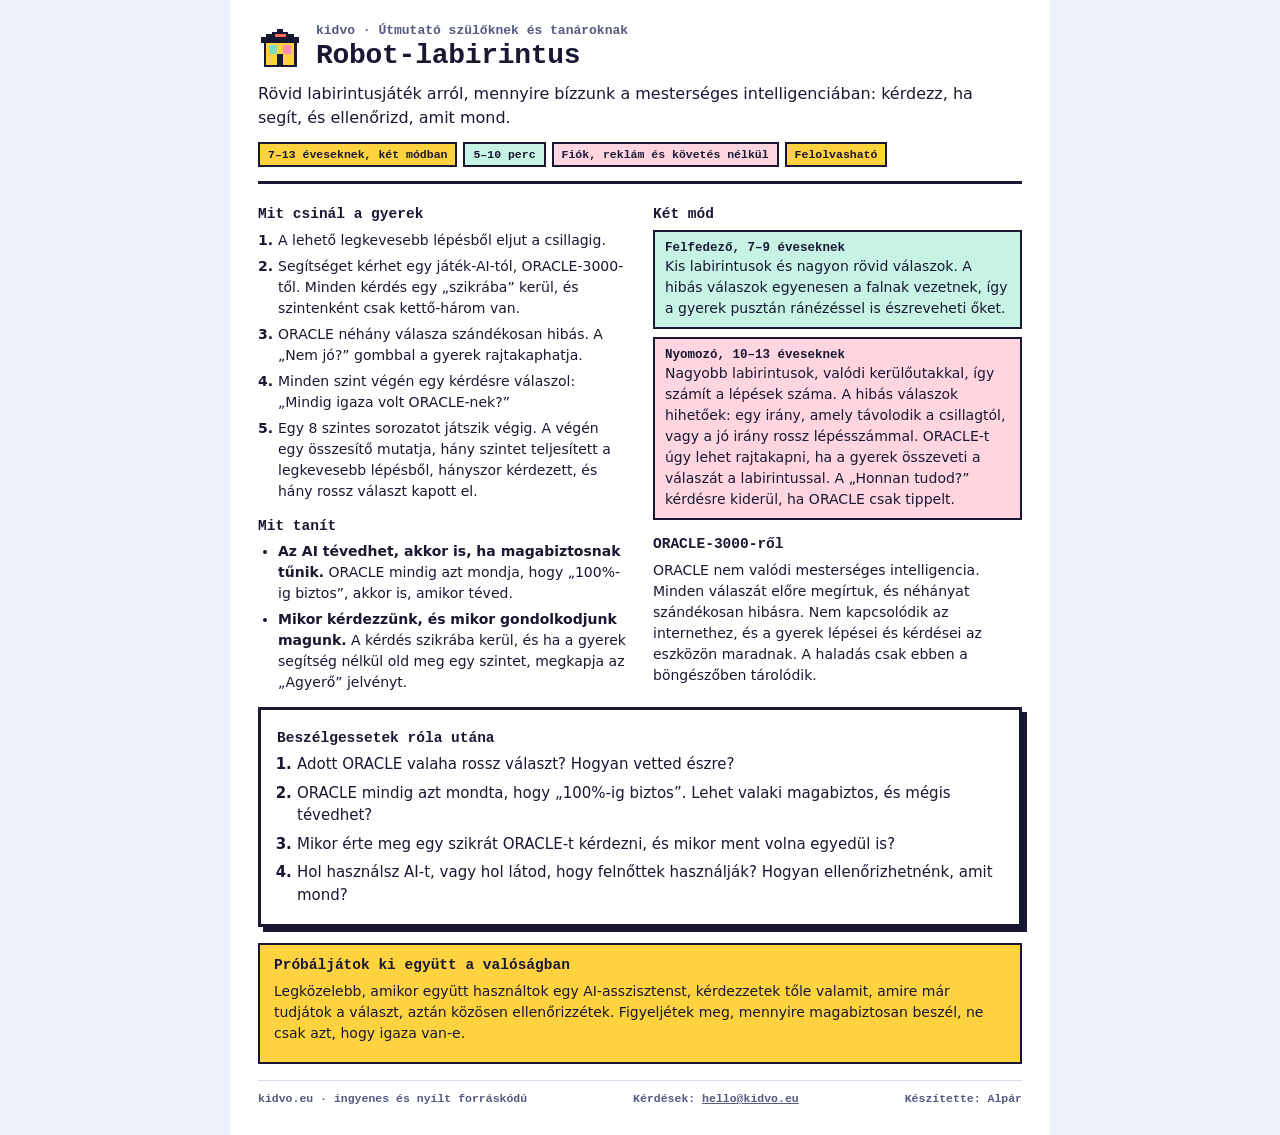
<file: apps/maze/parents/hu.html>
<!doctype html>
<html lang="hu">
<head>
<meta charset="utf-8">
<meta http-equiv="Content-Security-Policy" content="default-src 'none'; style-src 'self' https://kidvo.eu 'unsafe-inline'; img-src 'self' https://kidvo.eu data:; form-action 'none'; base-uri 'none'">
<meta name="viewport" content="width=device-width, initial-scale=1">
<title>Robot-labirintus: útmutató szülőknek és tanároknak</title>
<style>
  :root { --ink: #191833; --paper: #ffffff; --soft: #555a80; --sun: #ffd23f; --mint: #c6f3e3; --pink: #ffd6e0; --line: #d9dcef;
          --mono: ui-monospace, "SFMono-Regular", Menlo, Consolas, monospace;
          --sans: system-ui, -apple-system, "Segoe UI", Roboto, "Helvetica Neue", Arial, sans-serif; color-scheme: light; }
  * { box-sizing: border-box; }
  html { background: #eef0fa; }
  body { margin: 0 auto; max-width: 820px; padding: 24px 28px 28px; background: var(--paper); color: var(--ink); font: 14px/1.5 var(--sans); }
  header { display: grid; grid-template-columns: auto 1fr; gap: 4px 14px; align-items: center; padding-bottom: 14px; border-bottom: 3px solid var(--ink); }
  .logo { width: 44px; height: 44px; grid-row: span 2; }
  .kicker { font: 800 13px/1 var(--mono); color: var(--soft); }
  h1 { margin: 0; font: 800 28px/1.1 var(--mono); letter-spacing: -.01em; text-wrap: balance; }
  .sub { grid-column: 1 / -1; margin: 6px 0 0; font-size: 16px; }
  .facts { grid-column: 1 / -1; display: flex; flex-wrap: wrap; gap: 6px; margin-top: 8px; }
  .facts span { font: 700 11.5px/1 var(--mono); padding: 5px 8px; border: 2px solid var(--ink); background: var(--sun); }
  .facts span:nth-child(2) { background: var(--mint); }
  .facts span:nth-child(3) { background: var(--pink); }
  .cols { display: grid; grid-template-columns: 1fr 1fr; gap: 6px 26px; margin-top: 6px; }
  section { min-width: 0; }
  h2 { margin: 16px 0 6px; font: 800 14.5px/1.2 var(--mono); }
  p { margin: 0 0 8px; }
  ol, ul { margin: 0 0 8px; padding-left: 20px; display: grid; gap: 5px; }
  li::marker { font-weight: 800; }
  .mode { border: 2px solid var(--ink); padding: 8px 10px; margin-bottom: 8px; }
  .mode b { display: block; font: 800 12.5px/1.3 var(--mono); }
  .mode.ex { background: var(--mint); }
  .mode.inv { background: var(--pink); }
  .talk { margin-top: 6px; border: 3px solid var(--ink); padding: 4px 16px 10px; box-shadow: 5px 5px 0 var(--ink); }
  .talk ol { gap: 6px; }
  .talk li { font-size: 15px; }
  .try { margin-top: 16px; padding: 10px 14px; background: var(--sun); border: 2px solid var(--ink); }
  .try h2 { margin-top: 2px; }
  footer { margin-top: 16px; padding-top: 10px; border-top: 1px solid var(--line); display: flex; flex-wrap: wrap; justify-content: space-between; gap: 6px 16px; color: var(--soft); font: 600 11.5px/1.4 var(--mono); }
  footer a { color: inherit; }
  @media (max-width: 640px) { body { padding: 16px; } .cols { grid-template-columns: 1fr; } h1 { font-size: 24px; } }
  @page { size: A4; margin: 12mm 14mm; }
  @media print {
    html { background: none; }
    body { max-width: none; padding: 0; font-size: 12.5px; }
    h1 { font-size: 24px; }
    .talk { box-shadow: none; }
    .talk li { font-size: 13.5px; }
    * { -webkit-print-color-adjust: exact; print-color-adjust: exact; }
  }
</style>
</head>
<body>
<header>
  <svg class="logo" viewBox="0 0 16 16" shape-rendering="crispEdges" aria-hidden="true"><rect x="7" y="1" width="2" height="1" fill="#191833"/><rect x="5" y="2" width="6" height="1" fill="#191833"/><rect x="3" y="3" width="10" height="1" fill="#191833"/><rect x="1" y="4" width="14" height="2" fill="#191833"/><rect x="6" y="3" width="4" height="1" fill="#ff6b5b"/><rect x="2" y="6" width="12" height="9" fill="#191833"/><rect x="3" y="6" width="10" height="8" fill="#ffd23f"/><rect x="4" y="7" width="3" height="3" fill="#7be0c3"/><rect x="9" y="7" width="3" height="3" fill="#ff8fab"/><rect x="7" y="10" width="2" height="4" fill="#191833"/></svg>
  <div class="kicker">kidvo · Útmutató szülőknek és tanároknak</div>
  <h1>Robot-labirintus</h1>
  <p class="sub">Rövid labirintusjáték arról, mennyire bízzunk a mesterséges intelligenciában: kérdezz, ha segít, és ellenőrizd, amit mond.</p>
  <div class="facts"><span>7–13 éveseknek, két módban</span><span>5–10 perc</span><span>Fiók, reklám és követés nélkül</span><span>Felolvasható</span></div>
</header>

<div class="cols">
  <section>
    <h2>Mit csinál a gyerek</h2>
    <ol><li>A lehető legkevesebb lépésből eljut a csillagig.</li><li>Segítséget kérhet egy játék-AI-tól, ORACLE-3000-től. Minden kérdés egy „szikrába” kerül, és szintenként csak kettő-három van.</li><li>ORACLE néhány válasza szándékosan hibás. A „Nem jó?” gombbal a gyerek rajtakaphatja.</li><li>Minden szint végén egy kérdésre válaszol: „Mindig igaza volt ORACLE-nek?”</li><li>Egy 8 szintes sorozatot játszik végig. A végén egy összesítő mutatja, hány szintet teljesített a legkevesebb lépésből, hányszor kérdezett, és hány rossz választ kapott el.</li></ol>
    <h2>Mit tanít</h2>
    <ul><li><b>Az AI tévedhet, akkor is, ha magabiztosnak tűnik.</b> ORACLE mindig azt mondja, hogy „100%-ig biztos”, akkor is, amikor téved.</li><li><b>Mikor kérdezzünk, és mikor gondolkodjunk magunk.</b> A kérdés szikrába kerül, és ha a gyerek segítség nélkül old meg egy szintet, megkapja az „Agyerő” jelvényt.</li></ul>
  </section>
  <section>
    <h2>Két mód</h2>
    <div class="mode ex"><b>Felfedező, 7–9 éveseknek</b>Kis labirintusok és nagyon rövid válaszok. A hibás válaszok egyenesen a falnak vezetnek, így a gyerek pusztán ránézéssel is észreveheti őket.</div>
    <div class="mode inv"><b>Nyomozó, 10–13 éveseknek</b>Nagyobb labirintusok, valódi kerülőutakkal, így számít a lépések száma. A hibás válaszok hihetőek: egy irány, amely távolodik a csillagtól, vagy a jó irány rossz lépésszámmal. ORACLE-t úgy lehet rajtakapni, ha a gyerek összeveti a válaszát a labirintussal. A „Honnan tudod?” kérdésre kiderül, ha ORACLE csak tippelt.</div>
    <h2>ORACLE-3000-ről</h2>
    <p>ORACLE nem valódi mesterséges intelligencia. Minden válaszát előre megírtuk, és néhányat szándékosan hibásra. Nem kapcsolódik az internethez, és a gyerek lépései és kérdései az eszközön maradnak. A haladás csak ebben a böngészőben tárolódik.</p>
  </section>
</div>

<div class="talk">
  <h2>Beszélgessetek róla utána</h2>
  <ol><li>Adott ORACLE valaha rossz választ? Hogyan vetted észre?</li><li>ORACLE mindig azt mondta, hogy „100%-ig biztos”. Lehet valaki magabiztos, és mégis tévedhet?</li><li>Mikor érte meg egy szikrát ORACLE-t kérdezni, és mikor ment volna egyedül is?</li><li>Hol használsz AI-t, vagy hol látod, hogy felnőttek használják? Hogyan ellenőrizhetnénk, amit mond?</li></ol>
</div>

<div class="try">
  <h2>Próbáljátok ki együtt a valóságban</h2>
  <p>Legközelebb, amikor együtt használtok egy AI-asszisztenst, kérdezzetek tőle valamit, amire már tudjátok a választ, aztán közösen ellenőrizzétek. Figyeljétek meg, mennyire magabiztosan beszél, ne csak azt, hogy igaza van-e.</p>
</div>

<footer><span>kidvo.eu · ingyenes és nyílt forráskódú</span><span>Kérdések: <a href="mailto:hello@kidvo.eu">hello@kidvo.eu</a></span><span>Készítette: Alpár</span></footer>
</body>
</html>
</file>
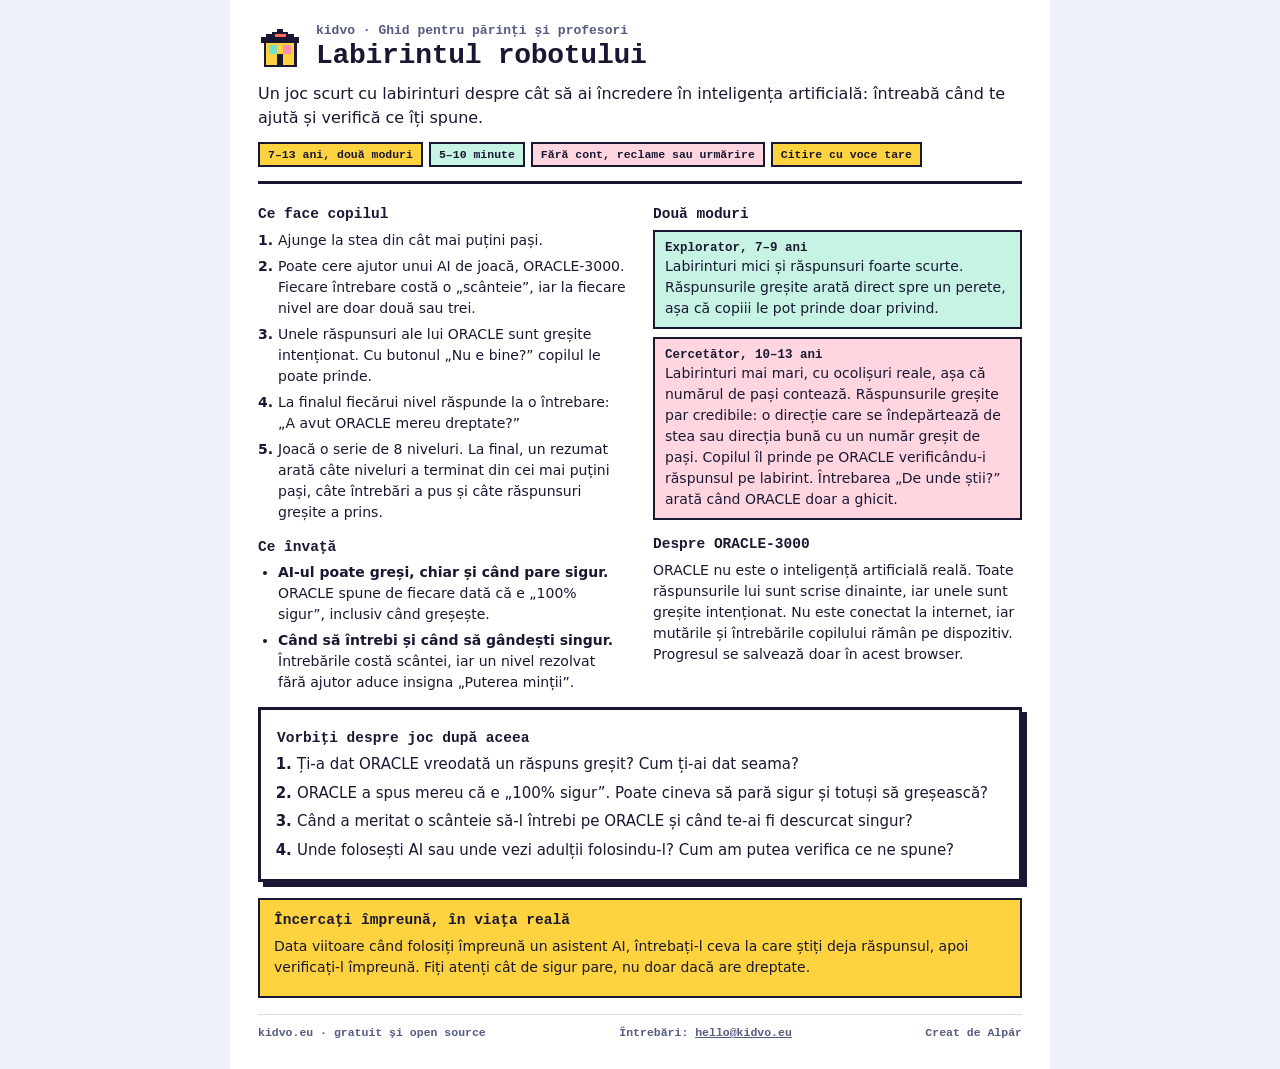
<file: apps/maze/parents/ro.html>
<!doctype html>
<html lang="ro">
<head>
<meta charset="utf-8">
<meta http-equiv="Content-Security-Policy" content="default-src 'none'; style-src 'self' https://kidvo.eu 'unsafe-inline'; img-src 'self' https://kidvo.eu data:; form-action 'none'; base-uri 'none'">
<meta name="viewport" content="width=device-width, initial-scale=1">
<title>Labirintul robotului: ghid pentru părinți și profesori</title>
<style>
  :root { --ink: #191833; --paper: #ffffff; --soft: #555a80; --sun: #ffd23f; --mint: #c6f3e3; --pink: #ffd6e0; --line: #d9dcef;
          --mono: ui-monospace, "SFMono-Regular", Menlo, Consolas, monospace;
          --sans: system-ui, -apple-system, "Segoe UI", Roboto, "Helvetica Neue", Arial, sans-serif; color-scheme: light; }
  * { box-sizing: border-box; }
  html { background: #eef0fa; }
  body { margin: 0 auto; max-width: 820px; padding: 24px 28px 28px; background: var(--paper); color: var(--ink); font: 14px/1.5 var(--sans); }
  header { display: grid; grid-template-columns: auto 1fr; gap: 4px 14px; align-items: center; padding-bottom: 14px; border-bottom: 3px solid var(--ink); }
  .logo { width: 44px; height: 44px; grid-row: span 2; }
  .kicker { font: 800 13px/1 var(--mono); color: var(--soft); }
  h1 { margin: 0; font: 800 28px/1.1 var(--mono); letter-spacing: -.01em; text-wrap: balance; }
  .sub { grid-column: 1 / -1; margin: 6px 0 0; font-size: 16px; }
  .facts { grid-column: 1 / -1; display: flex; flex-wrap: wrap; gap: 6px; margin-top: 8px; }
  .facts span { font: 700 11.5px/1 var(--mono); padding: 5px 8px; border: 2px solid var(--ink); background: var(--sun); }
  .facts span:nth-child(2) { background: var(--mint); }
  .facts span:nth-child(3) { background: var(--pink); }
  .cols { display: grid; grid-template-columns: 1fr 1fr; gap: 6px 26px; margin-top: 6px; }
  section { min-width: 0; }
  h2 { margin: 16px 0 6px; font: 800 14.5px/1.2 var(--mono); }
  p { margin: 0 0 8px; }
  ol, ul { margin: 0 0 8px; padding-left: 20px; display: grid; gap: 5px; }
  li::marker { font-weight: 800; }
  .mode { border: 2px solid var(--ink); padding: 8px 10px; margin-bottom: 8px; }
  .mode b { display: block; font: 800 12.5px/1.3 var(--mono); }
  .mode.ex { background: var(--mint); }
  .mode.inv { background: var(--pink); }
  .talk { margin-top: 6px; border: 3px solid var(--ink); padding: 4px 16px 10px; box-shadow: 5px 5px 0 var(--ink); }
  .talk ol { gap: 6px; }
  .talk li { font-size: 15px; }
  .try { margin-top: 16px; padding: 10px 14px; background: var(--sun); border: 2px solid var(--ink); }
  .try h2 { margin-top: 2px; }
  footer { margin-top: 16px; padding-top: 10px; border-top: 1px solid var(--line); display: flex; flex-wrap: wrap; justify-content: space-between; gap: 6px 16px; color: var(--soft); font: 600 11.5px/1.4 var(--mono); }
  footer a { color: inherit; }
  @media (max-width: 640px) { body { padding: 16px; } .cols { grid-template-columns: 1fr; } h1 { font-size: 24px; } }
  @page { size: A4; margin: 12mm 14mm; }
  @media print {
    html { background: none; }
    body { max-width: none; padding: 0; font-size: 12.5px; }
    h1 { font-size: 24px; }
    .talk { box-shadow: none; }
    .talk li { font-size: 13.5px; }
    * { -webkit-print-color-adjust: exact; print-color-adjust: exact; }
  }
</style>
</head>
<body>
<header>
  <svg class="logo" viewBox="0 0 16 16" shape-rendering="crispEdges" aria-hidden="true"><rect x="7" y="1" width="2" height="1" fill="#191833"/><rect x="5" y="2" width="6" height="1" fill="#191833"/><rect x="3" y="3" width="10" height="1" fill="#191833"/><rect x="1" y="4" width="14" height="2" fill="#191833"/><rect x="6" y="3" width="4" height="1" fill="#ff6b5b"/><rect x="2" y="6" width="12" height="9" fill="#191833"/><rect x="3" y="6" width="10" height="8" fill="#ffd23f"/><rect x="4" y="7" width="3" height="3" fill="#7be0c3"/><rect x="9" y="7" width="3" height="3" fill="#ff8fab"/><rect x="7" y="10" width="2" height="4" fill="#191833"/></svg>
  <div class="kicker">kidvo · Ghid pentru părinți și profesori</div>
  <h1>Labirintul robotului</h1>
  <p class="sub">Un joc scurt cu labirinturi despre cât să ai încredere în inteligența artificială: întreabă când te ajută și verifică ce îți spune.</p>
  <div class="facts"><span>7–13 ani, două moduri</span><span>5–10 minute</span><span>Fără cont, reclame sau urmărire</span><span>Citire cu voce tare</span></div>
</header>

<div class="cols">
  <section>
    <h2>Ce face copilul</h2>
    <ol><li>Ajunge la stea din cât mai puțini pași.</li><li>Poate cere ajutor unui AI de joacă, ORACLE-3000. Fiecare întrebare costă o „scânteie”, iar la fiecare nivel are doar două sau trei.</li><li>Unele răspunsuri ale lui ORACLE sunt greșite intenționat. Cu butonul „Nu e bine?” copilul le poate prinde.</li><li>La finalul fiecărui nivel răspunde la o întrebare: „A avut ORACLE mereu dreptate?”</li><li>Joacă o serie de 8 niveluri. La final, un rezumat arată câte niveluri a terminat din cei mai puțini pași, câte întrebări a pus și câte răspunsuri greșite a prins.</li></ol>
    <h2>Ce învață</h2>
    <ul><li><b>AI-ul poate greși, chiar și când pare sigur.</b> ORACLE spune de fiecare dată că e „100% sigur”, inclusiv când greșește.</li><li><b>Când să întrebi și când să gândești singur.</b> Întrebările costă scântei, iar un nivel rezolvat fără ajutor aduce insigna „Puterea minții”.</li></ul>
  </section>
  <section>
    <h2>Două moduri</h2>
    <div class="mode ex"><b>Explorator, 7–9 ani</b>Labirinturi mici și răspunsuri foarte scurte. Răspunsurile greșite arată direct spre un perete, așa că copiii le pot prinde doar privind.</div>
    <div class="mode inv"><b>Cercetător, 10–13 ani</b>Labirinturi mai mari, cu ocolișuri reale, așa că numărul de pași contează. Răspunsurile greșite par credibile: o direcție care se îndepărtează de stea sau direcția bună cu un număr greșit de pași. Copilul îl prinde pe ORACLE verificându-i răspunsul pe labirint. Întrebarea „De unde știi?” arată când ORACLE doar a ghicit.</div>
    <h2>Despre ORACLE-3000</h2>
    <p>ORACLE nu este o inteligență artificială reală. Toate răspunsurile lui sunt scrise dinainte, iar unele sunt greșite intenționat. Nu este conectat la internet, iar mutările și întrebările copilului rămân pe dispozitiv. Progresul se salvează doar în acest browser.</p>
  </section>
</div>

<div class="talk">
  <h2>Vorbiți despre joc după aceea</h2>
  <ol><li>Ți-a dat ORACLE vreodată un răspuns greșit? Cum ți-ai dat seama?</li><li>ORACLE a spus mereu că e „100% sigur”. Poate cineva să pară sigur și totuși să greșească?</li><li>Când a meritat o scânteie să-l întrebi pe ORACLE și când te-ai fi descurcat singur?</li><li>Unde folosești AI sau unde vezi adulții folosindu-l? Cum am putea verifica ce ne spune?</li></ol>
</div>

<div class="try">
  <h2>Încercați împreună, în viața reală</h2>
  <p>Data viitoare când folosiți împreună un asistent AI, întrebați-l ceva la care știți deja răspunsul, apoi verificați-l împreună. Fiți atenți cât de sigur pare, nu doar dacă are dreptate.</p>
</div>

<footer><span>kidvo.eu · gratuit și open source</span><span>Întrebări: <a href="mailto:hello@kidvo.eu">hello@kidvo.eu</a></span><span>Creat de Alpár</span></footer>
</body>
</html>
</file>
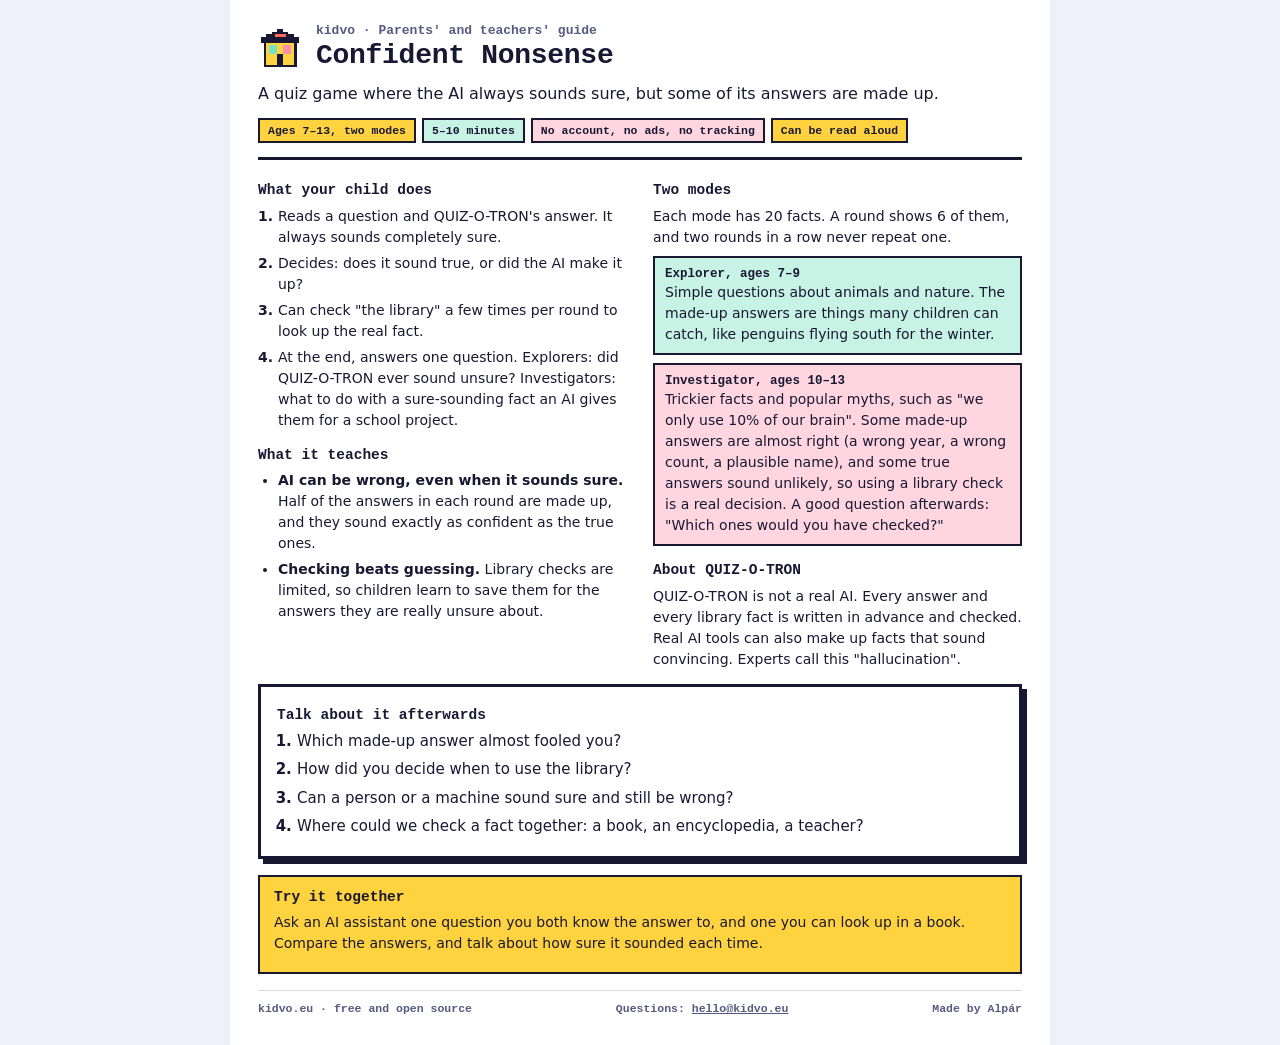
<file: apps/nonsense/parents/en.html>
<!doctype html>
<html lang="en">
<head>
<meta charset="utf-8">
<meta http-equiv="Content-Security-Policy" content="default-src 'none'; style-src 'self' https://kidvo.eu 'unsafe-inline'; img-src 'self' https://kidvo.eu data:; form-action 'none'; base-uri 'none'">
<meta name="viewport" content="width=device-width, initial-scale=1">
<title>Confident Nonsense: a guide for parents and teachers</title>
<style>
  :root { --ink: #191833; --paper: #ffffff; --soft: #555a80; --sun: #ffd23f; --mint: #c6f3e3; --pink: #ffd6e0; --line: #d9dcef;
          --mono: ui-monospace, "SFMono-Regular", Menlo, Consolas, monospace;
          --sans: system-ui, -apple-system, "Segoe UI", Roboto, "Helvetica Neue", Arial, sans-serif; color-scheme: light; }
  * { box-sizing: border-box; }
  html { background: #eef0fa; }
  body { margin: 0 auto; max-width: 820px; padding: 24px 28px 28px; background: var(--paper); color: var(--ink); font: 14px/1.5 var(--sans); }
  header { display: grid; grid-template-columns: auto 1fr; gap: 4px 14px; align-items: center; padding-bottom: 14px; border-bottom: 3px solid var(--ink); }
  .logo { width: 44px; height: 44px; grid-row: span 2; }
  .kicker { font: 800 13px/1 var(--mono); color: var(--soft); }
  h1 { margin: 0; font: 800 28px/1.1 var(--mono); letter-spacing: -.01em; text-wrap: balance; }
  .sub { grid-column: 1 / -1; margin: 6px 0 0; font-size: 16px; }
  .facts { grid-column: 1 / -1; display: flex; flex-wrap: wrap; gap: 6px; margin-top: 8px; }
  .facts span { font: 700 11.5px/1 var(--mono); padding: 5px 8px; border: 2px solid var(--ink); background: var(--sun); }
  .facts span:nth-child(2) { background: var(--mint); }
  .facts span:nth-child(3) { background: var(--pink); }
  .cols { display: grid; grid-template-columns: 1fr 1fr; gap: 6px 26px; margin-top: 6px; }
  section { min-width: 0; }
  h2 { margin: 16px 0 6px; font: 800 14.5px/1.2 var(--mono); }
  p { margin: 0 0 8px; }
  ol, ul { margin: 0 0 8px; padding-left: 20px; display: grid; gap: 5px; }
  li::marker { font-weight: 800; }
  .mode { border: 2px solid var(--ink); padding: 8px 10px; margin-bottom: 8px; }
  .mode b { display: block; font: 800 12.5px/1.3 var(--mono); }
  .mode.ex { background: var(--mint); }
  .mode.inv { background: var(--pink); }
  .talk { margin-top: 6px; border: 3px solid var(--ink); padding: 4px 16px 10px; box-shadow: 5px 5px 0 var(--ink); }
  .talk ol { gap: 6px; }
  .talk li { font-size: 15px; }
  .try { margin-top: 16px; padding: 10px 14px; background: var(--sun); border: 2px solid var(--ink); }
  .try h2 { margin-top: 2px; }
  footer { margin-top: 16px; padding-top: 10px; border-top: 1px solid var(--line); display: flex; flex-wrap: wrap; justify-content: space-between; gap: 6px 16px; color: var(--soft); font: 600 11.5px/1.4 var(--mono); }
  footer a { color: inherit; }
  @media (max-width: 640px) { body { padding: 16px; } .cols { grid-template-columns: 1fr; } h1 { font-size: 24px; } }
  @page { size: A4; margin: 12mm 14mm; }
  @media print {
    html { background: none; }
    body { max-width: none; padding: 0; font-size: 12.5px; }
    h1 { font-size: 24px; }
    .talk { box-shadow: none; }
    .talk li { font-size: 13.5px; }
    * { -webkit-print-color-adjust: exact; print-color-adjust: exact; }
  }
</style>
</head>
<body>
<header>
  <svg class="logo" viewBox="0 0 16 16" shape-rendering="crispEdges" aria-hidden="true"><rect x="7" y="1" width="2" height="1" fill="#191833"/><rect x="5" y="2" width="6" height="1" fill="#191833"/><rect x="3" y="3" width="10" height="1" fill="#191833"/><rect x="1" y="4" width="14" height="2" fill="#191833"/><rect x="6" y="3" width="4" height="1" fill="#ff6b5b"/><rect x="2" y="6" width="12" height="9" fill="#191833"/><rect x="3" y="6" width="10" height="8" fill="#ffd23f"/><rect x="4" y="7" width="3" height="3" fill="#7be0c3"/><rect x="9" y="7" width="3" height="3" fill="#ff8fab"/><rect x="7" y="10" width="2" height="4" fill="#191833"/></svg>
  <div class="kicker">kidvo · Parents' and teachers' guide</div>
  <h1>Confident Nonsense</h1>
  <p class="sub">A quiz game where the AI always sounds sure, but some of its answers are made up.</p>
  <div class="facts"><span>Ages 7–13, two modes</span><span>5–10 minutes</span><span>No account, no ads, no tracking</span><span>Can be read aloud</span></div>
</header>
<div class="cols">
  <section><h2>What your child does</h2><ol><li>Reads a question and QUIZ-O-TRON's answer. It always sounds completely sure.</li><li>Decides: does it sound true, or did the AI make it up?</li><li>Can check "the library" a few times per round to look up the real fact.</li><li>At the end, answers one question. Explorers: did QUIZ-O-TRON ever sound unsure? Investigators: what to do with a sure-sounding fact an AI gives them for a school project.</li></ol><h2>What it teaches</h2><ul><li><b>AI can be wrong, even when it sounds sure.</b> Half of the answers in each round are made up, and they sound exactly as confident as the true ones.</li><li><b>Checking beats guessing.</b> Library checks are limited, so children learn to save them for the answers they are really unsure about.</li></ul></section>
  <section><h2>Two modes</h2><p>Each mode has 20 facts. A round shows 6 of them, and two rounds in a row never repeat one.</p><div class="mode ex"><b>Explorer, ages 7–9</b>Simple questions about animals and nature. The made-up answers are things many children can catch, like penguins flying south for the winter.</div><div class="mode inv"><b>Investigator, ages 10–13</b>Trickier facts and popular myths, such as "we only use 10% of our brain". Some made-up answers are almost right (a wrong year, a wrong count, a plausible name), and some true answers sound unlikely, so using a library check is a real decision. A good question afterwards: "Which ones would you have checked?"</div><h2>About QUIZ-O-TRON</h2><p>QUIZ-O-TRON is not a real AI. Every answer and every library fact is written in advance and checked. Real AI tools can also make up facts that sound convincing. Experts call this "hallucination".</p></section>
</div>
<div class="talk">
  <h2>Talk about it afterwards</h2>
  <ol><li>Which made-up answer almost fooled you?</li><li>How did you decide when to use the library?</li><li>Can a person or a machine sound sure and still be wrong?</li><li>Where could we check a fact together: a book, an encyclopedia, a teacher?</li></ol>
</div>
<div class="try">
  <h2>Try it together</h2>
  <p>Ask an AI assistant one question you both know the answer to, and one you can look up in a book. Compare the answers, and talk about how sure it sounded each time.</p>
</div>
<footer><span>kidvo.eu · free and open source</span><span>Questions: <a href="mailto:hello@kidvo.eu">hello@kidvo.eu</a></span><span>Made by Alpár</span></footer>
</body>
</html>
</file>
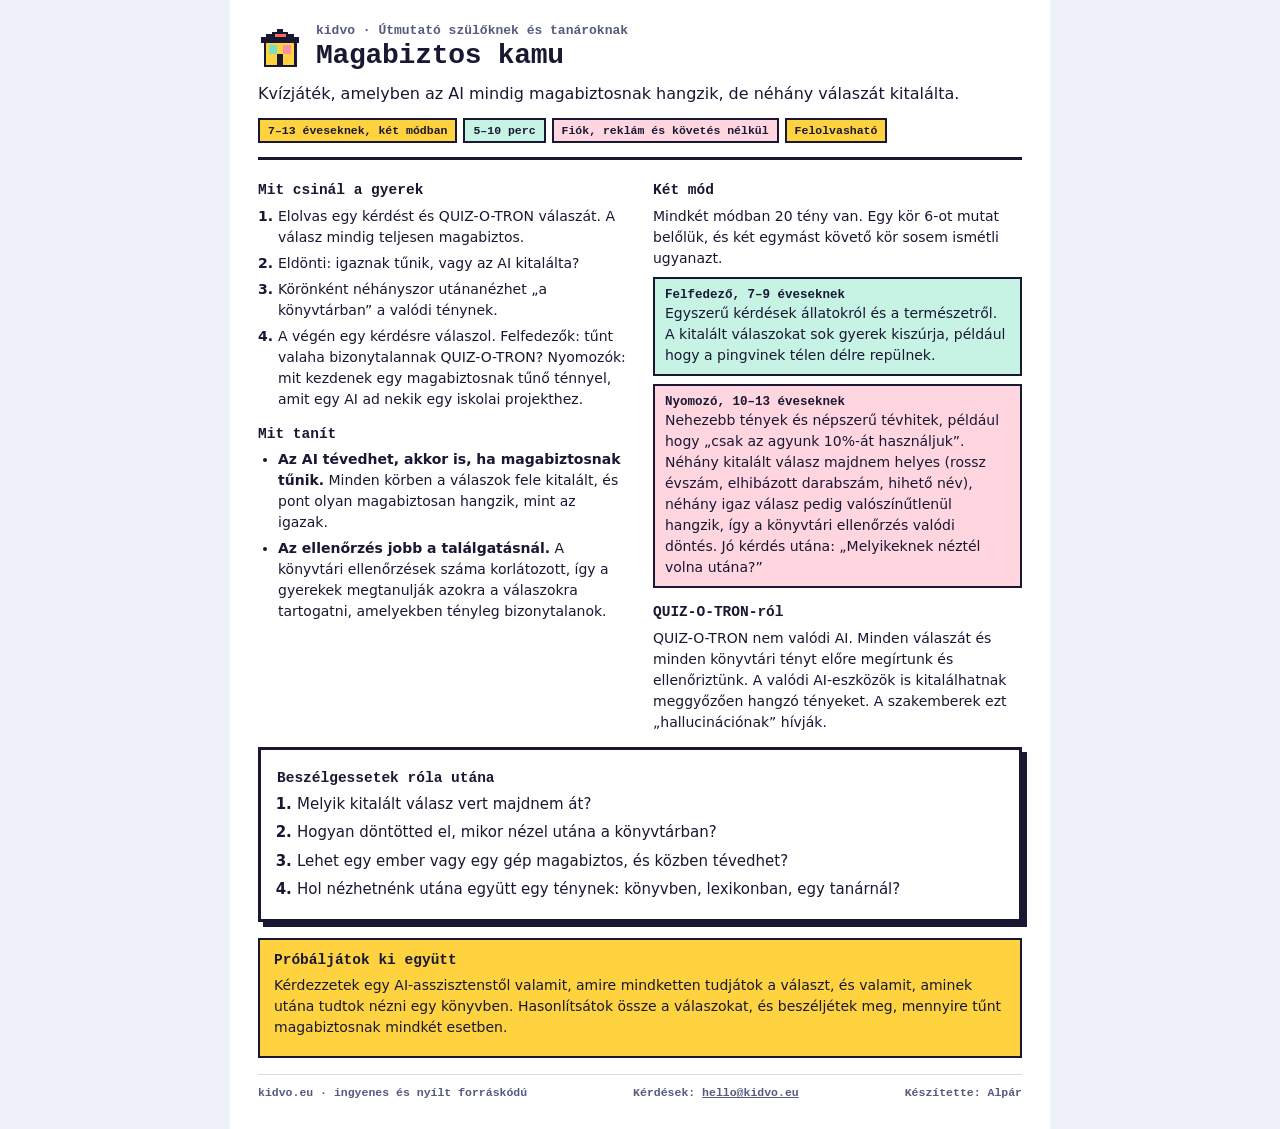
<file: apps/nonsense/parents/hu.html>
<!doctype html>
<html lang="hu">
<head>
<meta charset="utf-8">
<meta http-equiv="Content-Security-Policy" content="default-src 'none'; style-src 'self' https://kidvo.eu 'unsafe-inline'; img-src 'self' https://kidvo.eu data:; form-action 'none'; base-uri 'none'">
<meta name="viewport" content="width=device-width, initial-scale=1">
<title>Magabiztos kamu: útmutató szülőknek és tanároknak</title>
<style>
  :root { --ink: #191833; --paper: #ffffff; --soft: #555a80; --sun: #ffd23f; --mint: #c6f3e3; --pink: #ffd6e0; --line: #d9dcef;
          --mono: ui-monospace, "SFMono-Regular", Menlo, Consolas, monospace;
          --sans: system-ui, -apple-system, "Segoe UI", Roboto, "Helvetica Neue", Arial, sans-serif; color-scheme: light; }
  * { box-sizing: border-box; }
  html { background: #eef0fa; }
  body { margin: 0 auto; max-width: 820px; padding: 24px 28px 28px; background: var(--paper); color: var(--ink); font: 14px/1.5 var(--sans); }
  header { display: grid; grid-template-columns: auto 1fr; gap: 4px 14px; align-items: center; padding-bottom: 14px; border-bottom: 3px solid var(--ink); }
  .logo { width: 44px; height: 44px; grid-row: span 2; }
  .kicker { font: 800 13px/1 var(--mono); color: var(--soft); }
  h1 { margin: 0; font: 800 28px/1.1 var(--mono); letter-spacing: -.01em; text-wrap: balance; }
  .sub { grid-column: 1 / -1; margin: 6px 0 0; font-size: 16px; }
  .facts { grid-column: 1 / -1; display: flex; flex-wrap: wrap; gap: 6px; margin-top: 8px; }
  .facts span { font: 700 11.5px/1 var(--mono); padding: 5px 8px; border: 2px solid var(--ink); background: var(--sun); }
  .facts span:nth-child(2) { background: var(--mint); }
  .facts span:nth-child(3) { background: var(--pink); }
  .cols { display: grid; grid-template-columns: 1fr 1fr; gap: 6px 26px; margin-top: 6px; }
  section { min-width: 0; }
  h2 { margin: 16px 0 6px; font: 800 14.5px/1.2 var(--mono); }
  p { margin: 0 0 8px; }
  ol, ul { margin: 0 0 8px; padding-left: 20px; display: grid; gap: 5px; }
  li::marker { font-weight: 800; }
  .mode { border: 2px solid var(--ink); padding: 8px 10px; margin-bottom: 8px; }
  .mode b { display: block; font: 800 12.5px/1.3 var(--mono); }
  .mode.ex { background: var(--mint); }
  .mode.inv { background: var(--pink); }
  .talk { margin-top: 6px; border: 3px solid var(--ink); padding: 4px 16px 10px; box-shadow: 5px 5px 0 var(--ink); }
  .talk ol { gap: 6px; }
  .talk li { font-size: 15px; }
  .try { margin-top: 16px; padding: 10px 14px; background: var(--sun); border: 2px solid var(--ink); }
  .try h2 { margin-top: 2px; }
  footer { margin-top: 16px; padding-top: 10px; border-top: 1px solid var(--line); display: flex; flex-wrap: wrap; justify-content: space-between; gap: 6px 16px; color: var(--soft); font: 600 11.5px/1.4 var(--mono); }
  footer a { color: inherit; }
  @media (max-width: 640px) { body { padding: 16px; } .cols { grid-template-columns: 1fr; } h1 { font-size: 24px; } }
  @page { size: A4; margin: 12mm 14mm; }
  @media print {
    html { background: none; }
    body { max-width: none; padding: 0; font-size: 12.5px; }
    h1 { font-size: 24px; }
    .talk { box-shadow: none; }
    .talk li { font-size: 13.5px; }
    * { -webkit-print-color-adjust: exact; print-color-adjust: exact; }
  }
</style>
</head>
<body>
<header>
  <svg class="logo" viewBox="0 0 16 16" shape-rendering="crispEdges" aria-hidden="true"><rect x="7" y="1" width="2" height="1" fill="#191833"/><rect x="5" y="2" width="6" height="1" fill="#191833"/><rect x="3" y="3" width="10" height="1" fill="#191833"/><rect x="1" y="4" width="14" height="2" fill="#191833"/><rect x="6" y="3" width="4" height="1" fill="#ff6b5b"/><rect x="2" y="6" width="12" height="9" fill="#191833"/><rect x="3" y="6" width="10" height="8" fill="#ffd23f"/><rect x="4" y="7" width="3" height="3" fill="#7be0c3"/><rect x="9" y="7" width="3" height="3" fill="#ff8fab"/><rect x="7" y="10" width="2" height="4" fill="#191833"/></svg>
  <div class="kicker">kidvo · Útmutató szülőknek és tanároknak</div>
  <h1>Magabiztos kamu</h1>
  <p class="sub">Kvízjáték, amelyben az AI mindig magabiztosnak hangzik, de néhány válaszát kitalálta.</p>
  <div class="facts"><span>7–13 éveseknek, két módban</span><span>5–10 perc</span><span>Fiók, reklám és követés nélkül</span><span>Felolvasható</span></div>
</header>
<div class="cols">
  <section><h2>Mit csinál a gyerek</h2><ol><li>Elolvas egy kérdést és QUIZ-O-TRON válaszát. A válasz mindig teljesen magabiztos.</li><li>Eldönti: igaznak tűnik, vagy az AI kitalálta?</li><li>Körönként néhányszor utánanézhet „a könyvtárban” a valódi ténynek.</li><li>A végén egy kérdésre válaszol. Felfedezők: tűnt valaha bizonytalannak QUIZ-O-TRON? Nyomozók: mit kezdenek egy magabiztosnak tűnő ténnyel, amit egy AI ad nekik egy iskolai projekthez.</li></ol><h2>Mit tanít</h2><ul><li><b>Az AI tévedhet, akkor is, ha magabiztosnak tűnik.</b> Minden körben a válaszok fele kitalált, és pont olyan magabiztosan hangzik, mint az igazak.</li><li><b>Az ellenőrzés jobb a találgatásnál.</b> A könyvtári ellenőrzések száma korlátozott, így a gyerekek megtanulják azokra a válaszokra tartogatni, amelyekben tényleg bizonytalanok.</li></ul></section>
  <section><h2>Két mód</h2><p>Mindkét módban 20 tény van. Egy kör 6-ot mutat belőlük, és két egymást követő kör sosem ismétli ugyanazt.</p><div class="mode ex"><b>Felfedező, 7–9 éveseknek</b>Egyszerű kérdések állatokról és a természetről. A kitalált válaszokat sok gyerek kiszúrja, például hogy a pingvinek télen délre repülnek.</div><div class="mode inv"><b>Nyomozó, 10–13 éveseknek</b>Nehezebb tények és népszerű tévhitek, például hogy „csak az agyunk 10%-át használjuk”. Néhány kitalált válasz majdnem helyes (rossz évszám, elhibázott darabszám, hihető név), néhány igaz válasz pedig valószínűtlenül hangzik, így a könyvtári ellenőrzés valódi döntés. Jó kérdés utána: „Melyikeknek néztél volna utána?”</div><h2>QUIZ-O-TRON-ról</h2><p>QUIZ-O-TRON nem valódi AI. Minden válaszát és minden könyvtári tényt előre megírtunk és ellenőriztünk. A valódi AI-eszközök is kitalálhatnak meggyőzően hangzó tényeket. A szakemberek ezt „hallucinációnak” hívják.</p></section>
</div>
<div class="talk">
  <h2>Beszélgessetek róla utána</h2>
  <ol><li>Melyik kitalált válasz vert majdnem át?</li><li>Hogyan döntötted el, mikor nézel utána a könyvtárban?</li><li>Lehet egy ember vagy egy gép magabiztos, és közben tévedhet?</li><li>Hol nézhetnénk utána együtt egy ténynek: könyvben, lexikonban, egy tanárnál?</li></ol>
</div>
<div class="try">
  <h2>Próbáljátok ki együtt</h2>
  <p>Kérdezzetek egy AI-asszisztenstől valamit, amire mindketten tudjátok a választ, és valamit, aminek utána tudtok nézni egy könyvben. Hasonlítsátok össze a válaszokat, és beszéljétek meg, mennyire tűnt magabiztosnak mindkét esetben.</p>
</div>
<footer><span>kidvo.eu · ingyenes és nyílt forráskódú</span><span>Kérdések: <a href="mailto:hello@kidvo.eu">hello@kidvo.eu</a></span><span>Készítette: Alpár</span></footer>
</body>
</html>
</file>
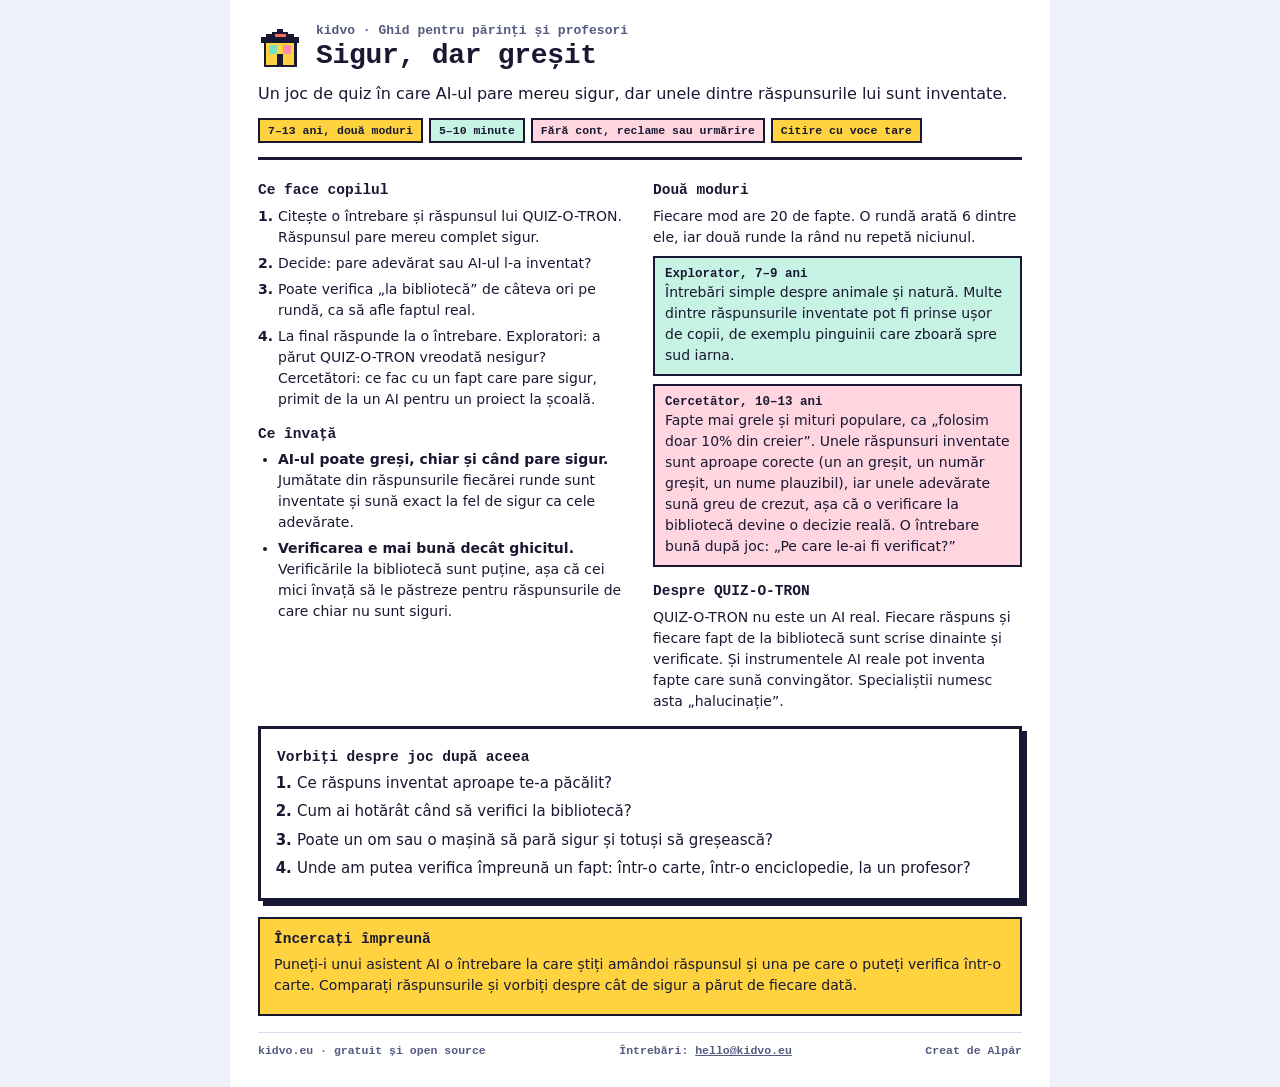
<file: apps/nonsense/parents/ro.html>
<!doctype html>
<html lang="ro">
<head>
<meta charset="utf-8">
<meta http-equiv="Content-Security-Policy" content="default-src 'none'; style-src 'self' https://kidvo.eu 'unsafe-inline'; img-src 'self' https://kidvo.eu data:; form-action 'none'; base-uri 'none'">
<meta name="viewport" content="width=device-width, initial-scale=1">
<title>Sigur, dar greșit: ghid pentru părinți și profesori</title>
<style>
  :root { --ink: #191833; --paper: #ffffff; --soft: #555a80; --sun: #ffd23f; --mint: #c6f3e3; --pink: #ffd6e0; --line: #d9dcef;
          --mono: ui-monospace, "SFMono-Regular", Menlo, Consolas, monospace;
          --sans: system-ui, -apple-system, "Segoe UI", Roboto, "Helvetica Neue", Arial, sans-serif; color-scheme: light; }
  * { box-sizing: border-box; }
  html { background: #eef0fa; }
  body { margin: 0 auto; max-width: 820px; padding: 24px 28px 28px; background: var(--paper); color: var(--ink); font: 14px/1.5 var(--sans); }
  header { display: grid; grid-template-columns: auto 1fr; gap: 4px 14px; align-items: center; padding-bottom: 14px; border-bottom: 3px solid var(--ink); }
  .logo { width: 44px; height: 44px; grid-row: span 2; }
  .kicker { font: 800 13px/1 var(--mono); color: var(--soft); }
  h1 { margin: 0; font: 800 28px/1.1 var(--mono); letter-spacing: -.01em; text-wrap: balance; }
  .sub { grid-column: 1 / -1; margin: 6px 0 0; font-size: 16px; }
  .facts { grid-column: 1 / -1; display: flex; flex-wrap: wrap; gap: 6px; margin-top: 8px; }
  .facts span { font: 700 11.5px/1 var(--mono); padding: 5px 8px; border: 2px solid var(--ink); background: var(--sun); }
  .facts span:nth-child(2) { background: var(--mint); }
  .facts span:nth-child(3) { background: var(--pink); }
  .cols { display: grid; grid-template-columns: 1fr 1fr; gap: 6px 26px; margin-top: 6px; }
  section { min-width: 0; }
  h2 { margin: 16px 0 6px; font: 800 14.5px/1.2 var(--mono); }
  p { margin: 0 0 8px; }
  ol, ul { margin: 0 0 8px; padding-left: 20px; display: grid; gap: 5px; }
  li::marker { font-weight: 800; }
  .mode { border: 2px solid var(--ink); padding: 8px 10px; margin-bottom: 8px; }
  .mode b { display: block; font: 800 12.5px/1.3 var(--mono); }
  .mode.ex { background: var(--mint); }
  .mode.inv { background: var(--pink); }
  .talk { margin-top: 6px; border: 3px solid var(--ink); padding: 4px 16px 10px; box-shadow: 5px 5px 0 var(--ink); }
  .talk ol { gap: 6px; }
  .talk li { font-size: 15px; }
  .try { margin-top: 16px; padding: 10px 14px; background: var(--sun); border: 2px solid var(--ink); }
  .try h2 { margin-top: 2px; }
  footer { margin-top: 16px; padding-top: 10px; border-top: 1px solid var(--line); display: flex; flex-wrap: wrap; justify-content: space-between; gap: 6px 16px; color: var(--soft); font: 600 11.5px/1.4 var(--mono); }
  footer a { color: inherit; }
  @media (max-width: 640px) { body { padding: 16px; } .cols { grid-template-columns: 1fr; } h1 { font-size: 24px; } }
  @page { size: A4; margin: 12mm 14mm; }
  @media print {
    html { background: none; }
    body { max-width: none; padding: 0; font-size: 12.5px; }
    h1 { font-size: 24px; }
    .talk { box-shadow: none; }
    .talk li { font-size: 13.5px; }
    * { -webkit-print-color-adjust: exact; print-color-adjust: exact; }
  }
</style>
</head>
<body>
<header>
  <svg class="logo" viewBox="0 0 16 16" shape-rendering="crispEdges" aria-hidden="true"><rect x="7" y="1" width="2" height="1" fill="#191833"/><rect x="5" y="2" width="6" height="1" fill="#191833"/><rect x="3" y="3" width="10" height="1" fill="#191833"/><rect x="1" y="4" width="14" height="2" fill="#191833"/><rect x="6" y="3" width="4" height="1" fill="#ff6b5b"/><rect x="2" y="6" width="12" height="9" fill="#191833"/><rect x="3" y="6" width="10" height="8" fill="#ffd23f"/><rect x="4" y="7" width="3" height="3" fill="#7be0c3"/><rect x="9" y="7" width="3" height="3" fill="#ff8fab"/><rect x="7" y="10" width="2" height="4" fill="#191833"/></svg>
  <div class="kicker">kidvo · Ghid pentru părinți și profesori</div>
  <h1>Sigur, dar greșit</h1>
  <p class="sub">Un joc de quiz în care AI-ul pare mereu sigur, dar unele dintre răspunsurile lui sunt inventate.</p>
  <div class="facts"><span>7–13 ani, două moduri</span><span>5–10 minute</span><span>Fără cont, reclame sau urmărire</span><span>Citire cu voce tare</span></div>
</header>
<div class="cols">
  <section><h2>Ce face copilul</h2><ol><li>Citește o întrebare și răspunsul lui QUIZ-O-TRON. Răspunsul pare mereu complet sigur.</li><li>Decide: pare adevărat sau AI-ul l-a inventat?</li><li>Poate verifica „la bibliotecă” de câteva ori pe rundă, ca să afle faptul real.</li><li>La final răspunde la o întrebare. Exploratori: a părut QUIZ-O-TRON vreodată nesigur? Cercetători: ce fac cu un fapt care pare sigur, primit de la un AI pentru un proiect la școală.</li></ol><h2>Ce învață</h2><ul><li><b>AI-ul poate greși, chiar și când pare sigur.</b> Jumătate din răspunsurile fiecărei runde sunt inventate și sună exact la fel de sigur ca cele adevărate.</li><li><b>Verificarea e mai bună decât ghicitul.</b> Verificările la bibliotecă sunt puține, așa că cei mici învață să le păstreze pentru răspunsurile de care chiar nu sunt siguri.</li></ul></section>
  <section><h2>Două moduri</h2><p>Fiecare mod are 20 de fapte. O rundă arată 6 dintre ele, iar două runde la rând nu repetă niciunul.</p><div class="mode ex"><b>Explorator, 7–9 ani</b>Întrebări simple despre animale și natură. Multe dintre răspunsurile inventate pot fi prinse ușor de copii, de exemplu pinguinii care zboară spre sud iarna.</div><div class="mode inv"><b>Cercetător, 10–13 ani</b>Fapte mai grele și mituri populare, ca „folosim doar 10% din creier”. Unele răspunsuri inventate sunt aproape corecte (un an greșit, un număr greșit, un nume plauzibil), iar unele adevărate sună greu de crezut, așa că o verificare la bibliotecă devine o decizie reală. O întrebare bună după joc: „Pe care le-ai fi verificat?”</div><h2>Despre QUIZ-O-TRON</h2><p>QUIZ-O-TRON nu este un AI real. Fiecare răspuns și fiecare fapt de la bibliotecă sunt scrise dinainte și verificate. Și instrumentele AI reale pot inventa fapte care sună convingător. Specialiștii numesc asta „halucinație”.</p></section>
</div>
<div class="talk">
  <h2>Vorbiți despre joc după aceea</h2>
  <ol><li>Ce răspuns inventat aproape te-a păcălit?</li><li>Cum ai hotărât când să verifici la bibliotecă?</li><li>Poate un om sau o mașină să pară sigur și totuși să greșească?</li><li>Unde am putea verifica împreună un fapt: într-o carte, într-o enciclopedie, la un profesor?</li></ol>
</div>
<div class="try">
  <h2>Încercați împreună</h2>
  <p>Puneți-i unui asistent AI o întrebare la care știți amândoi răspunsul și una pe care o puteți verifica într-o carte. Comparați răspunsurile și vorbiți despre cât de sigur a părut de fiecare dată.</p>
</div>
<footer><span>kidvo.eu · gratuit și open source</span><span>Întrebări: <a href="mailto:hello@kidvo.eu">hello@kidvo.eu</a></span><span>Creat de Alpár</span></footer>
</body>
</html>
</file>
